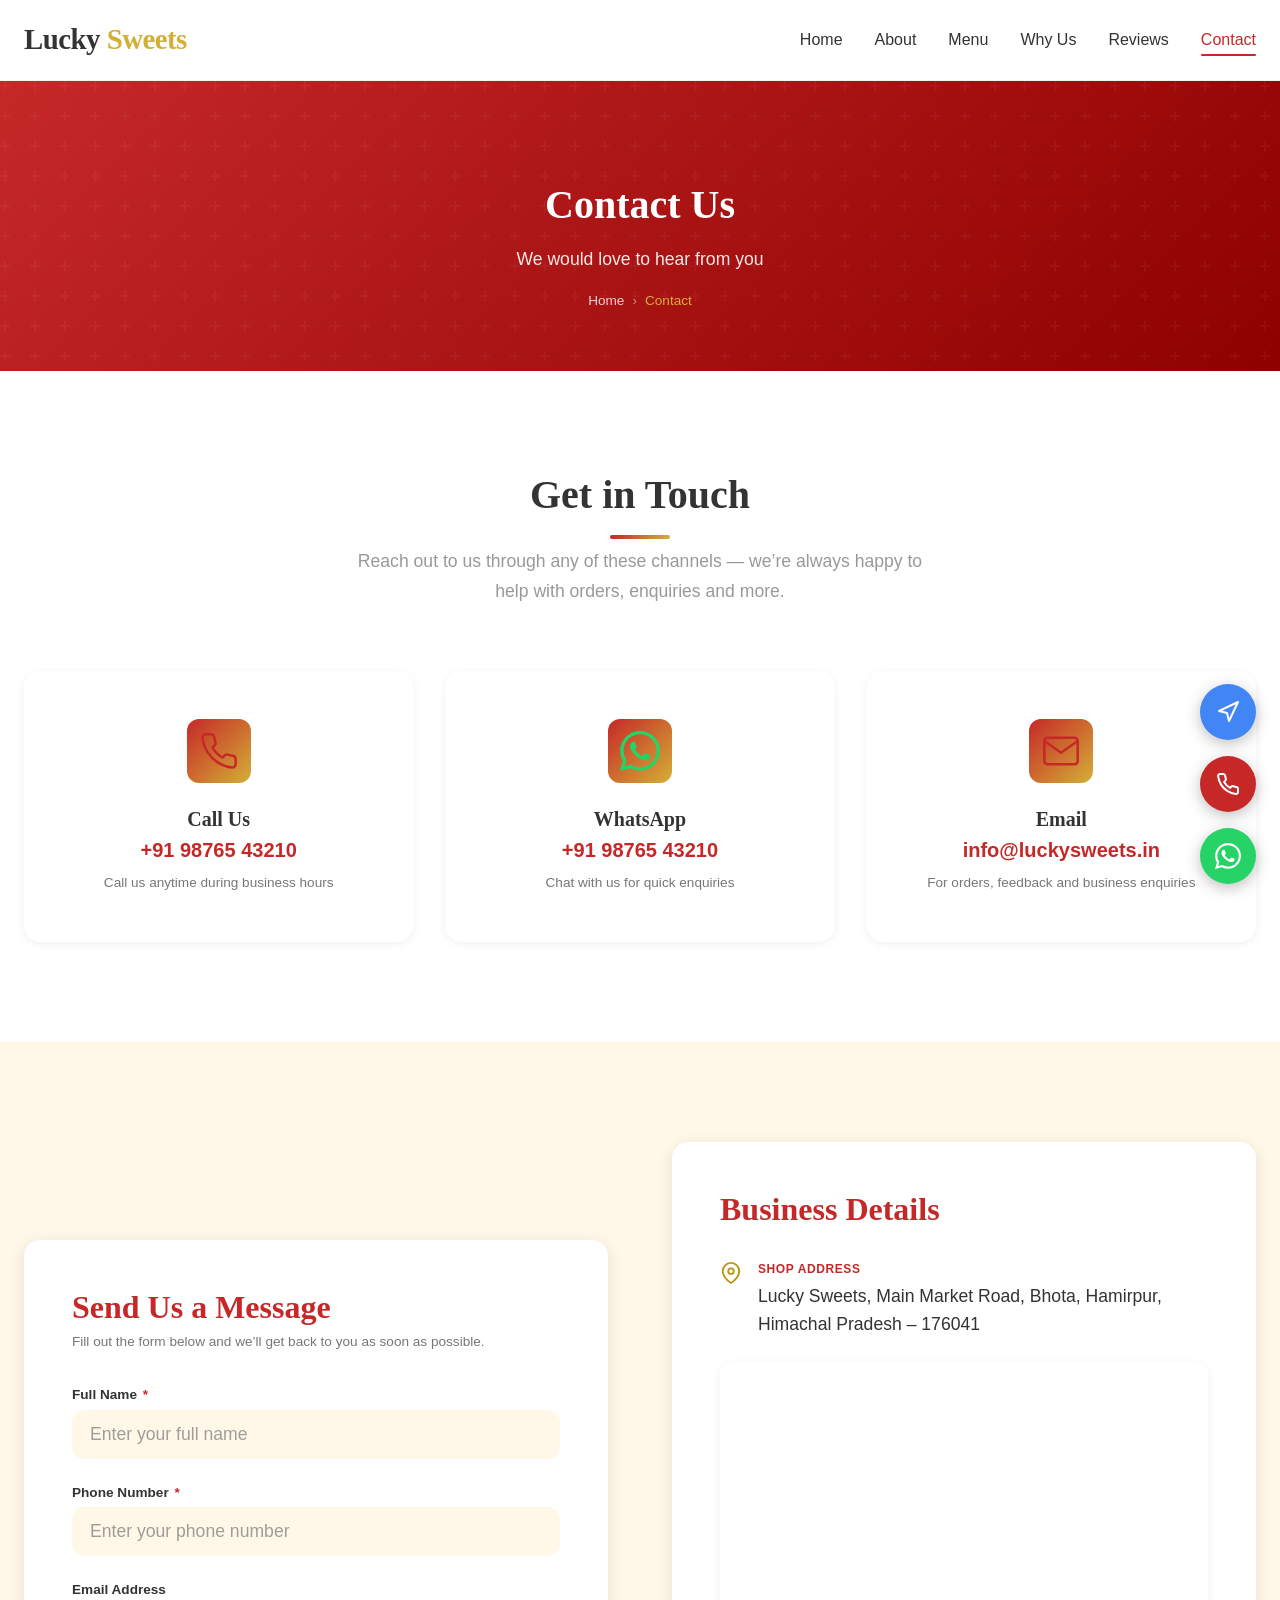
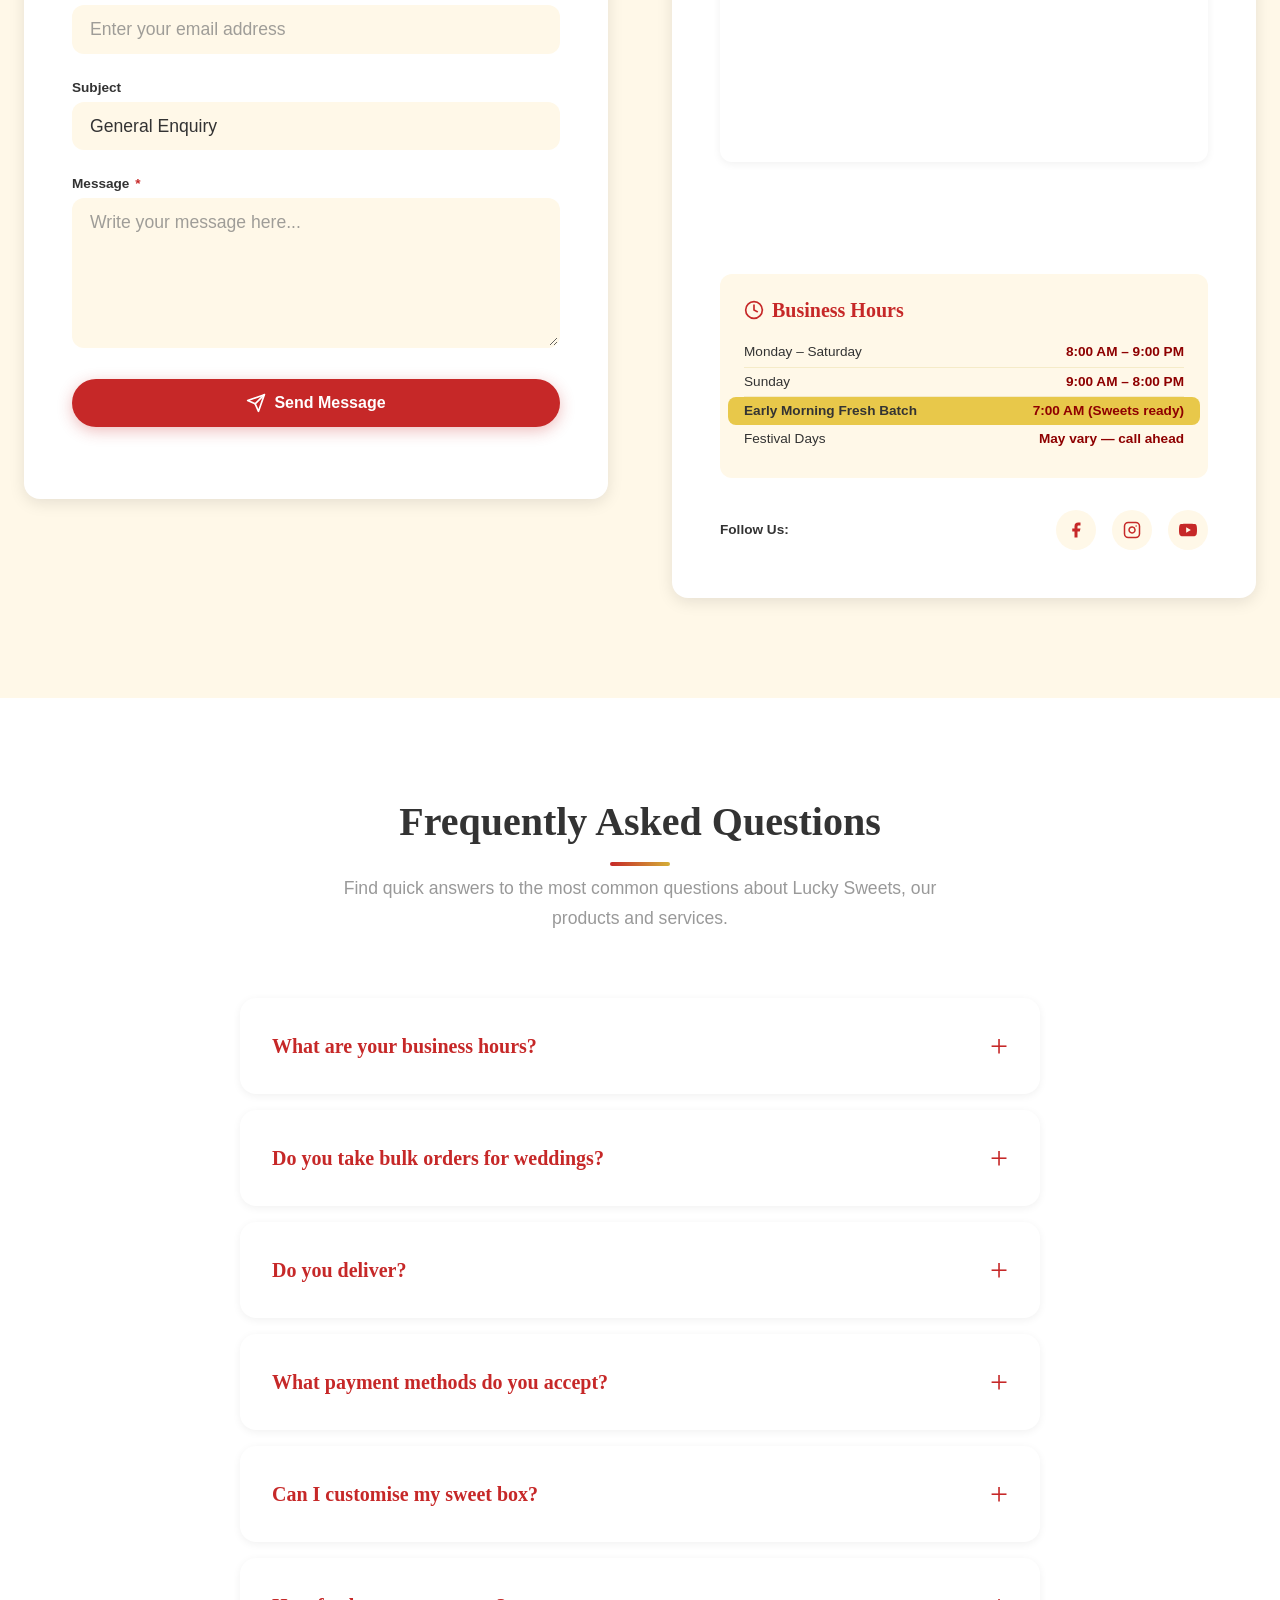
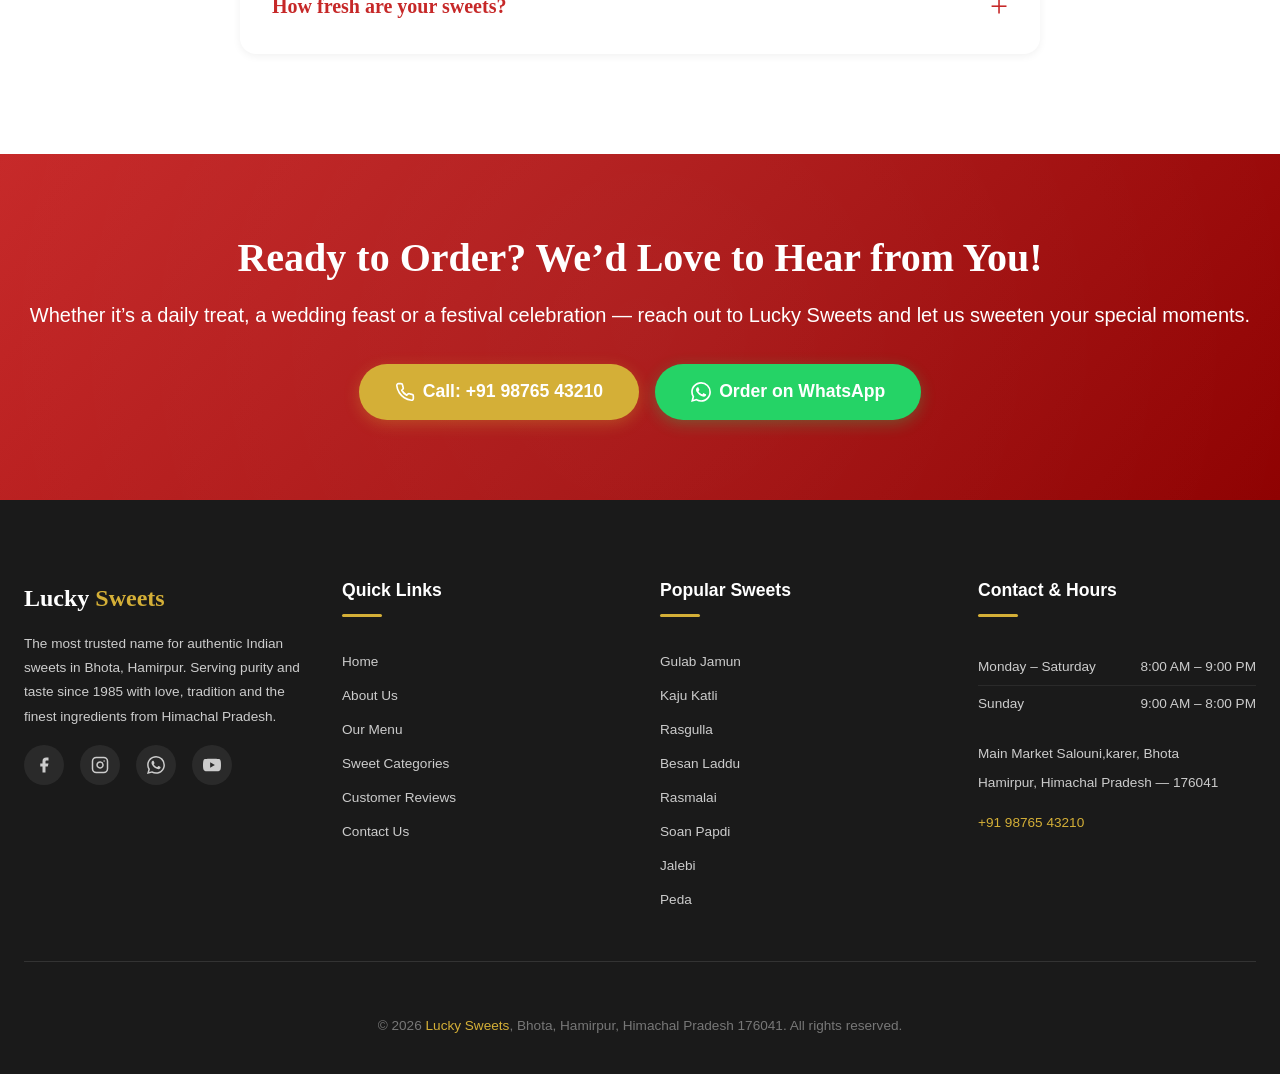
<file: contact.html>
<!DOCTYPE html>
<html lang="en">
<head>
  <meta charset="UTF-8">
  <meta name="viewport" content="width=device-width, initial-scale=1.0">

  <!-- SEO Meta Tags -->
  <meta name="description" content="Contact Lucky Sweets in Bhota, Hamirpur, Himachal Pradesh. Call, WhatsApp or email us for sweet orders, bulk bookings, wedding orders and enquiries. Open Mon-Sat 8AM-9PM.">
  <meta name="keywords" content="contact Lucky Sweets, Lucky Sweets phone number, Lucky Sweets WhatsApp, sweet shop Bhota contact, order sweets Hamirpur, wedding sweets order, bulk sweet order Bhota, Lucky Sweets email">
  <meta name="author" content="Lucky Sweets">
  <meta name="robots" content="index, follow">
  <link rel="canonical" href="https://datyaltech-prog.github.io/luckysweets/contact.html">

  <!-- Open Graph -->
  <meta property="og:title" content="Contact Lucky Sweets — Call, WhatsApp or Visit Us in Bhota, Hamirpur">
  <meta property="og:description" content="Get in touch with Lucky Sweets for sweet orders, bulk bookings and enquiries. Call +91 98765 43210 or WhatsApp us. Visit us at Main Market, Bhota, Hamirpur, HP 176041.">
  <meta property="og:type" content="website">
  <meta property="og:locale" content="en_IN">
  <meta property="og:url" content="https://datyaltech-prog.github.io/luckysweets/contact.html">
  <meta property="og:site_name" content="Lucky Sweets">
  <meta property="og:image" content="https://datyaltech-prog.github.io/luckysweets/images/welcome-sweet-shop.jpg">

  <!-- Twitter Card -->
  <meta name="twitter:card" content="summary_large_image">
  <meta name="twitter:title" content="Contact Lucky Sweets — Bhota, Hamirpur">
  <meta name="twitter:description" content="Call, WhatsApp or visit Lucky Sweets in Bhota, Hamirpur, HP. Fresh sweets, bakery and namkeen daily.">

  <!-- Geo -->
  <meta name="geo.region" content="IN-HP">
  <meta name="geo.placename" content="Bhota, Hamirpur">
  <meta name="geo.position" content="31.68;76.52">
  <meta name="ICBM" content="31.68, 76.52">

  <title>Contact Lucky Sweets — Call, WhatsApp or Visit Us | Bhota, Hamirpur, Himachal Pradesh</title>

  <!-- Preconnect to Google Fonts -->
  <link rel="preconnect" href="https://fonts.googleapis.com">
  <link rel="preconnect" href="https://fonts.gstatic.com" crossorigin>

  <!-- Stylesheets -->
  <link rel="stylesheet" href="css/style.css">
  <link rel="stylesheet" href="css/responsive.css">

  <!-- Favicon -->
  <link rel="icon" type="image/svg+xml" href="images/favicon/favicon.svg">
  <link rel="apple-touch-icon" href="images/favicon/favicon.svg">

  <!-- Page-Specific Styles -->
  <style>
    .contact-info-cards .why-card {
      text-align: center;
      padding: var(--space-2xl) var(--space-lg);
      transition: transform var(--transition-base), box-shadow var(--transition-base);
      cursor: default;
    }
    .contact-info-cards .why-card:hover {
      transform: translateY(-5px);
      box-shadow: 0 12px 32px rgba(0, 0, 0, 0.12);
    }
    .contact-info-cards .why-icon {
      margin: 0 auto var(--space-lg);
    }
    .contact-info-cards .why-card h3 {
      font-size: var(--fs-lg);
      margin-bottom: var(--space-xs);
    }
    .contact-info-cards .contact-link {
      display: inline-block;
      font-size: var(--fs-lg);
      font-weight: 600;
      color: var(--color-primary);
      text-decoration: none;
      transition: color var(--transition-base);
      margin-bottom: var(--space-sm);
    }
    .contact-info-cards .contact-link:hover {
      color: var(--color-primary-dark);
    }
    .contact-info-cards .contact-desc {
      font-size: var(--fs-sm);
      color: var(--color-text-light);
      margin: 0;
      line-height: 1.5;
    }
    .contact-info-cards .whatsapp-icon-color {
      color: #25D366;
    }

    /* Contact Form Styles */
    .contact-form-wrapper {
      background: var(--color-white);
      border-radius: var(--radius-lg);
      box-shadow: var(--shadow-md);
      padding: var(--space-2xl);
    }
    .contact-form-wrapper h2 {
      font-family: 'Playfair Display', serif;
      font-size: var(--fs-2xl);
      color: var(--color-primary);
      margin-bottom: var(--space-xs);
    }
    .contact-form-wrapper > p {
      font-size: var(--fs-sm);
      color: var(--color-text-light);
      margin-bottom: var(--space-xl);
    }
    .form-group {
      margin-bottom: var(--space-lg);
    }
    .form-group label {
      display: block;
      font-size: var(--fs-sm);
      font-weight: 600;
      color: var(--color-text);
      margin-bottom: var(--space-xs);
    }
    .form-group label .required {
      color: var(--color-primary);
      margin-left: 2px;
    }
    .form-group input,
    .form-group select,
    .form-group textarea {
      width: 100%;
      padding: 12px 16px;
      font-size: var(--fs-md);
      font-family: inherit;
      color: var(--color-text);
      background: var(--color-cream);
      border: 2px solid transparent;
      border-radius: var(--radius-md);
      outline: none;
      transition: border-color var(--transition-base), box-shadow var(--transition-base);
      box-sizing: border-box;
    }
    .form-group input:focus,
    .form-group select:focus,
    .form-group textarea:focus {
      border-color: var(--color-primary);
      box-shadow: 0 0 0 3px rgba(198, 40, 40, 0.1);
      background: var(--color-white);
    }
    .form-group input::placeholder,
    .form-group textarea::placeholder {
      color: var(--color-text-light);
      opacity: 0.7;
    }
    .form-group textarea {
      min-height: 150px;
      resize: vertical;
    }
    .form-group .btn {
      width: 100%;
      justify-content: center;
      display: flex;
      align-items: center;
      gap: var(--space-sm);
    }

    /* Business Details Card */
    .business-details-card {
      background: var(--color-white);
      border-radius: var(--radius-lg);
      box-shadow: var(--shadow-md);
      padding: var(--space-2xl);
    }
    .business-details-card h2 {
      font-family: 'Playfair Display', serif;
      font-size: var(--fs-2xl);
      color: var(--color-primary);
      margin-bottom: var(--space-xl);
    }
    .business-detail-item {
      display: flex;
      align-items: flex-start;
      gap: var(--space-md);
      margin-bottom: var(--space-lg);
    }
    .business-detail-item:last-of-type {
      margin-bottom: var(--space-xl);
    }
    .business-detail-item svg {
      flex-shrink: 0;
      margin-top: 2px;
      color: var(--color-gold-dark);
    }
    .business-detail-item-text {
      display: flex;
      flex-direction: column;
      gap: 2px;
    }
    .business-detail-item-label {
      font-size: var(--fs-xs);
      font-weight: 600;
      text-transform: uppercase;
      letter-spacing: 0.05em;
      color: var(--color-primary);
      margin-bottom: 2px;
    }
    .business-detail-item-value {
      font-size: var(--fs-md);
      color: var(--color-text);
      line-height: 1.6;
    }
    .business-detail-item-value a {
      color: var(--color-primary);
      text-decoration: none;
      font-weight: 500;
      transition: color var(--transition-base);
    }
    .business-detail-item-value a:hover {
      color: var(--color-primary-dark);
    }
    .map-container {
      border-radius: var(--radius-md);
      overflow: hidden;
      box-shadow: var(--shadow-sm);
      margin-bottom: var(--space-xl);
    }
    .map-container iframe {
      display: block;
      width: 100%;
      height: 300px;
      border: 0;
    }

    /* Business Hours Mini */
    .hours-mini {
      background: var(--color-cream);
      border-radius: var(--radius-md);
      padding: var(--space-lg);
      margin-bottom: var(--space-xl);
    }
    .hours-mini h4 {
      font-family: 'Playfair Display', serif;
      font-size: var(--fs-lg);
      color: var(--color-primary);
      margin-bottom: var(--space-md);
      display: flex;
      align-items: center;
      gap: var(--space-sm);
    }
    .hours-mini-list {
      list-style: none;
      padding: 0;
      margin: 0;
    }
    .hours-mini-list li {
      display: flex;
      justify-content: space-between;
      padding: var(--space-xs) 0;
      font-size: var(--fs-sm);
      color: var(--color-text);
      border-bottom: 1px solid var(--color-cream-dark);
    }
    .hours-mini-list li:last-child {
      border-bottom: none;
    }
    .hours-mini-list li span:last-child {
      font-weight: 600;
      color: var(--color-primary-dark);
    }
    .hours-mini-list li.highlight {
      background: var(--color-gold-light);
      margin: 0 calc(-1 * var(--space-md));
      padding: var(--space-xs) var(--space-md);
      border-radius: var(--radius-sm);
      border-bottom: none;
      font-weight: 600;
    }

    /* Social Media Row */
    .social-media-row {
      display: flex;
      align-items: center;
      gap: var(--space-md);
    }
    .social-media-row span {
      font-size: var(--fs-sm);
      font-weight: 600;
      color: var(--color-text);
      margin-right: auto;
    }
    .social-media-row a {
      display: flex;
      align-items: center;
      justify-content: center;
      width: 40px;
      height: 40px;
      border-radius: 50%;
      background: var(--color-cream);
      color: var(--color-primary);
      text-decoration: none;
      transition: background var(--transition-base), color var(--transition-base), transform var(--transition-base);
    }
    .social-media-row a:hover {
      background: var(--color-primary);
      color: var(--color-white);
      transform: translateY(-2px);
    }
    .social-media-row a svg {
      width: 18px;
      height: 18px;
    }

    /* FAQ Section */
    .faq-list {
      max-width: 800px;
      margin: 0 auto;
      display: flex;
      flex-direction: column;
      gap: var(--space-md);
    }
    .faq-item {
      background: var(--color-white);
      border-radius: var(--radius-lg);
      box-shadow: var(--shadow-sm);
      overflow: hidden;
      transition: box-shadow var(--transition-base);
    }
    .faq-item:hover {
      box-shadow: var(--shadow-md);
    }
    .faq-item details {
      border: none;
    }
    .faq-item details summary {
      padding: var(--space-lg) var(--space-xl);
      font-family: 'Playfair Display', serif;
      font-size: var(--fs-lg);
      font-weight: 600;
      color: var(--color-primary);
      cursor: pointer;
      list-style: none;
      display: flex;
      align-items: center;
      justify-content: space-between;
      gap: var(--space-md);
      user-select: none;
      transition: background var(--transition-base);
    }
    .faq-item details summary::-webkit-details-marker {
      display: none;
    }
    .faq-item details summary::after {
      content: '+';
      font-size: var(--fs-2xl);
      font-weight: 300;
      color: var(--color-primary);
      flex-shrink: 0;
      transition: transform var(--transition-base);
    }
    .faq-item details[open] summary::after {
      content: '\2212';
    }
    .faq-item details summary:hover {
      background: var(--color-cream);
    }
    .faq-item details .faq-answer {
      padding: 0 var(--space-xl) var(--space-lg);
      font-size: var(--fs-md);
      color: var(--color-text);
      line-height: 1.7;
    }

    @media (max-width: 768px) {
      .contact-form-wrapper {
        padding: var(--space-lg);
      }
      .business-details-card {
        padding: var(--space-lg);
      }
      .faq-item details summary {
        padding: var(--space-md) var(--space-lg);
        font-size: var(--fs-md);
      }
      .faq-item details .faq-answer {
        padding: 0 var(--space-lg) var(--space-md);
        font-size: var(--fs-sm);
      }
    }
  </style>

  <!-- Schema.org BreadcrumbList -->
  <script type="application/ld+json">
  {
    "@context": "https://schema.org",
    "@type": "BreadcrumbList",
    "itemListElement": [
      {
        "@type": "ListItem",
        "position": 1,
        "name": "Home",
        "item": "https://datyaltech-prog.github.io/luckysweets/index.html"
      },
      {
        "@type": "ListItem",
        "position": 2,
        "name": "Contact",
        "item": "https://datyaltech-prog.github.io/luckysweets/contact.html"
      }
    ]
  }
  </script>

  <!-- Structured Data for Local Business -->
  <script type="application/ld+json">
  {
    "@context": "https://schema.org",
    "@type": "LocalBusiness",
    "name": "Lucky Sweets",
    "description": "Premium Indian sweet shop in Bhota, Hamirpur, Himachal Pradesh. Fresh Sweets, Bakery and Namkeen since 1985.",
    "image": "https://datyaltech-prog.github.io/luckysweets/images/welcome-sweet-shop.jpg",
    "telephone": "+91-98765-43210",
    "email": "info@luckysweets.in",
    "url": "https://datyaltech-prog.github.io/luckysweets/contact.html",
    "address": {
      "@type": "PostalAddress",
      "streetAddress": "Main Market Road, Bhota",
      "addressLocality": "Bhota",
      "addressRegion": "Himachal Pradesh",
      "postalCode": "176041",
      "addressCountry": "IN"
    },
    "geo": {
      "@type": "GeoCoordinates",
      "latitude": 31.68,
      "longitude": 76.52
    },
    "openingHoursSpecification": [
      { "@type": "OpeningHoursSpecification", "dayOfWeek": ["Monday","Tuesday","Wednesday","Thursday","Friday","Saturday"], "opens": "08:00", "closes": "21:00" },
      { "@type": "OpeningHoursSpecification", "dayOfWeek": "Sunday", "opens": "09:00", "closes": "20:00" }
    ],
    "priceRange": "$$",
    "servesCuisine": "Indian Sweets, Bakery, Namkeen",
    "hasMap": "https://www.google.com/maps/dir//Bhota,+Hamirpur,+Himachal+Pradesh+176041"
  }
  </script>
  <!-- Web App Manifest -->
  <link rel="manifest" href="manifest.json">
  <meta name="theme-color" content="#C62828">
</head>
<body>

  <!-- ================================================================
       HEADER / NAVIGATION
       ================================================================ -->
  <header class="header" role="banner">
    <div class="header-inner">

      <!-- Logo -->
      <a href="index.html" class="logo" aria-label="Lucky Sweets — Home">
        Lucky <span>Sweets</span>
      </a>

      <!-- Desktop Navigation -->
      <nav aria-label="Main navigation">
        <ul class="nav-list">
          <li><a href="index.html" class="nav-link">Home</a></li>
          <li><a href="about.html" class="nav-link">About</a></li>
          <li><a href="index.html#menu" class="nav-link">Menu</a></li>
          <li><a href="index.html#why-us" class="nav-link">Why Us</a></li>
          <li><a href="index.html#reviews" class="nav-link">Reviews</a></li>
          <li><a href="contact.html" class="nav-link active">Contact</a></li>
        </ul>
      </nav>

      <!-- Hamburger Menu (Mobile) -->
      <button class="hamburger" aria-label="Open menu" aria-expanded="false">
        <span></span>
        <span></span>
        <span></span>
      </button>

    </div>
  </header>

  <!-- Mobile Navigation Overlay -->
  <div class="mobile-nav" aria-hidden="true"></div>
  <div class="mobile-nav-panel" aria-label="Mobile navigation">
    <button class="mobile-nav-close" aria-label="Close menu">✕</button>
    <ul class="nav-list">
      <li><a href="index.html" class="nav-link mobile-nav-link">Home</a></li>
      <li><a href="about.html" class="nav-link mobile-nav-link">About</a></li>
      <li><a href="index.html#menu" class="nav-link mobile-nav-link">Menu</a></li>
      <li><a href="index.html#why-us" class="nav-link mobile-nav-link">Why Us</a></li>
      <li><a href="index.html#reviews" class="nav-link mobile-nav-link">Reviews</a></li>
      <li><a href="contact.html" class="nav-link mobile-nav-link active">Contact</a></li>
    </ul>
  </div>

  <!-- ================================================================
       PAGE HEADER WITH BREADCRUMB
       ================================================================ -->
  <section class="page-header">
    <div class="container">
      <h1>Contact Us</h1>
      <p>We would love to hear from you</p>
      <nav class="breadcrumb" aria-label="Breadcrumb">
        <a href="index.html">Home</a>
        <span class="separator">›</span>
        <span>Contact</span>
      </nav>
    </div>
  </section>

  <!-- ================================================================
       CONTACT INFO CARDS ROW
       ================================================================ -->
  <section class="section contact-info-cards" id="info-cards">
    <div class="container">
      <h2 class="section-title fade-in">Get in Touch</h2>
      <p class="section-subtitle fade-in">Reach out to us through any of these channels — we’re always happy to help with orders, enquiries and more.</p>

      <div class="grid-3">

        <!-- Phone Card -->
        <div class="why-card fade-in delay-1">
          <div class="why-icon">
            <svg xmlns="http://www.w3.org/2000/svg" width="40" height="40" viewBox="0 0 24 24" fill="none" stroke="#C62828" stroke-width="1.5" stroke-linecap="round" stroke-linejoin="round"><path d="M22 16.92v3a2 2 0 01-2.18 2 19.79 19.79 0 01-8.63-3.07 19.5 19.5 0 01-6-6 19.79 19.79 0 01-3.07-8.67A2 2 0 014.11 2h3a2 2 0 012 1.72c.127.96.361 1.903.7 2.81a2 2 0 01-.45 2.11L8.09 9.91a16 16 0 006 6l1.27-1.27a2 2 0 012.11-.45c.907.339 1.85.573 2.81.7A2 2 0 0122 16.92z"></path></svg>
          </div>
          <h3>Call Us</h3>
          <a href="tel:+919876543210" class="contact-link">+91 98765 43210</a>
          <p class="contact-desc">Call us anytime during business hours</p>
        </div>

        <!-- WhatsApp Card -->
        <div class="why-card fade-in delay-2">
          <div class="why-icon">
            <svg class="whatsapp-icon-color" xmlns="http://www.w3.org/2000/svg" width="40" height="40" viewBox="0 0 24 24" fill="currentColor"><path d="M17.472 14.382c-.297-.149-1.758-.867-2.03-.967-.273-.099-.471-.148-.67.15-.197.297-.767.966-.94 1.164-.173.199-.347.223-.644.075-.297-.15-1.255-.463-2.39-1.475-.883-.788-1.48-1.761-1.653-2.059-.173-.297-.018-.458.13-.606.134-.133.298-.347.446-.52.149-.174.198-.298.298-.497.099-.198.05-.371-.025-.52-.075-.149-.669-1.612-.916-2.207-.242-.579-.487-.5-.669-.51-.173-.008-.371-.01-.57-.01-.198 0-.52.074-.792.372-.272.297-1.04 1.016-1.04 2.479 0 1.462 1.065 2.875 1.213 3.074.149.198 2.096 3.2 5.077 4.487.709.306 1.262.489 1.694.625.712.227 1.36.195 1.871.118.571-.085 1.758-.719 2.006-1.413.248-.694.248-1.289.173-1.413-.074-.124-.272-.198-.57-.347m-5.421 7.403h-.004a9.87 9.87 0 01-5.031-1.378l-.361-.214-3.741.982.998-3.648-.235-.374a9.86 9.86 0 01-1.51-5.26c.001-5.45 4.436-9.884 9.888-9.884 2.64 0 5.122 1.03 6.988 2.898a9.825 9.825 0 012.893 6.994c-.003 5.45-4.437 9.884-9.885 9.884m8.413-18.297A11.815 11.815 0 0012.05 0C5.495 0 .16 5.335.157 11.892c0 2.096.547 4.142 1.588 5.945L.057 24l6.305-1.654a11.882 11.882 0 005.683 1.448h.005c6.554 0 11.89-5.335 11.893-11.893a11.821 11.821 0 00-3.48-8.413z"></path></svg>
          </div>
          <h3>WhatsApp</h3>
          <a href="https://wa.me/919876543210" target="_blank" rel="noopener noreferrer" class="contact-link">+91 98765 43210</a>
          <p class="contact-desc">Chat with us for quick enquiries</p>
        </div>

        <!-- Email Card -->
        <div class="why-card fade-in delay-3">
          <div class="why-icon">
            <svg xmlns="http://www.w3.org/2000/svg" width="40" height="40" viewBox="0 0 24 24" fill="none" stroke="#C62828" stroke-width="1.5" stroke-linecap="round" stroke-linejoin="round"><path d="M4 4h16c1.1 0 2 .9 2 2v12c0 1.1-.9 2-2 2H4c-1.1 0-2-.9-2-2V6c0-1.1.9-2 2-2z"></path><polyline points="22,6 12,13 2,6"></polyline></svg>
          </div>
          <h3>Email</h3>
          <a href="mailto:info@luckysweets.in" class="contact-link">info@luckysweets.in</a>
          <p class="contact-desc">For orders, feedback and business enquiries</p>
        </div>

      </div>
    </div>
  </section>

  <!-- ================================================================
       CONTACT FORM + BUSINESS DETAILS
       ================================================================ -->
  <section class="section" style="background: var(--color-cream);" id="contact-form-section">
    <div class="container">
      <div class="welcome-grid">

        <!-- Left Column: Contact Form -->
        <div class="slide-left">
          <div class="contact-form-wrapper">
            <h2>Send Us a Message</h2>
            <p>Fill out the form below and we’ll get back to you as soon as possible.</p>

            <form id="contact-form" action="#" method="POST">

              <div class="form-group">
                <label for="full-name">Full Name <span class="required">*</span></label>
                <input type="text" id="full-name" name="full-name" placeholder="Enter your full name" required>
              </div>

              <div class="form-group">
                <label for="phone-number">Phone Number <span class="required">*</span></label>
                <input type="tel" id="phone-number" name="phone-number" placeholder="Enter your phone number" required>
              </div>

              <div class="form-group">
                <label for="email-address">Email Address</label>
                <input type="email" id="email-address" name="email-address" placeholder="Enter your email address">
              </div>

              <div class="form-group">
                <label for="subject">Subject</label>
                <select id="subject" name="subject">
                  <option value="General Enquiry">General Enquiry</option>
                  <option value="Bulk Order">Bulk Order</option>
                  <option value="Wedding Order">Wedding Order</option>
                  <option value="Festival Order">Festival Order</option>
                  <option value="Feedback">Feedback</option>
                  <option value="Complaint">Complaint</option>
                  <option value="Other">Other</option>
                </select>
              </div>

              <div class="form-group">
                <label for="message">Message <span class="required">*</span></label>
                <textarea id="message" name="message" placeholder="Write your message here..." required></textarea>
              </div>

              <div class="form-group">
                <button type="submit" class="btn btn-primary">
                  <svg xmlns="http://www.w3.org/2000/svg" width="20" height="20" viewBox="0 0 24 24" fill="none" stroke="currentColor" stroke-width="2" stroke-linecap="round" stroke-linejoin="round"><line x1="22" y1="2" x2="11" y2="13"></line><polygon points="22 2 15 22 11 13 2 9 22 2"></polygon></svg>
                  Send Message
                </button>
              </div>

            </form>
          </div>
        </div>

        <!-- Right Column: Business Details -->
        <div class="slide-right">
          <div class="business-details-card">
            <h2>Business Details</h2>

            <!-- Shop Address -->
            <div class="business-detail-item">
              <svg xmlns="http://www.w3.org/2000/svg" width="22" height="22" viewBox="0 0 24 24" fill="none" stroke="currentColor" stroke-width="2" stroke-linecap="round" stroke-linejoin="round"><path d="M21 10c0 7-9 13-9 13s-9-6-9-13a9 9 0 0118 0z"></path><circle cx="12" cy="10" r="3"></circle></svg>
              <div class="business-detail-item-text">
                <span class="business-detail-item-label">Shop Address</span>
                <span class="business-detail-item-value">Lucky Sweets, Main Market Road, Bhota, Hamirpur, Himachal Pradesh &ndash; 176041</span>
              </div>
            </div>

            <!-- Google Maps Embed -->
            <div class="map-container">
              <iframe
                src="https://www.google.com/maps/embed?pb=!1m18!1m12!1m3!1d3382.5!2d76.52!3d31.68!2m3!1f0!2f0!3f0!3m2!1i1024!2i768!4f13.1!3m3!1m2!1s0x0%3A0x0!2sBhota%2C+Hamirpur%2C+Himachal+Pradesh+176041!5e0!3m2!1sen!2sin!4v1700000000000!5m2!1sen!2sin"
                width="100%"
                height="300"
                style="border:0;"
                allowfullscreen=""
                loading="lazy"
                referrerpolicy="no-referrer-when-downgrade"
                title="Lucky Sweets location on Google Maps — Bhota, Hamirpur, Himachal Pradesh"
              ></iframe>
            </div>
            <div style="text-align: center; margin-bottom: var(--space-xl);">
              <a href="https://www.google.com/maps/dir//Bhota,+Hamirpur,+Himachal+Pradesh+176041" target="_blank" rel="noopener noreferrer" class="btn btn-outline" style="font-size: var(--fs-sm);">
                <svg xmlns="http://www.w3.org/2000/svg" width="16" height="16" viewBox="0 0 24 24" fill="none" stroke="currentColor" stroke-width="2" stroke-linecap="round" stroke-linejoin="round"><polygon points="3 11 22 2 13 21 11 13 3 11"></polygon></svg>
                Get Directions
              </a>
            </div>

            <!-- Business Hours -->
            <div class="hours-mini">
              <h4>
                <svg xmlns="http://www.w3.org/2000/svg" width="20" height="20" viewBox="0 0 24 24" fill="none" stroke="currentColor" stroke-width="2" stroke-linecap="round" stroke-linejoin="round"><circle cx="12" cy="12" r="10"></circle><polyline points="12 6 12 12 16 14"></polyline></svg>
                Business Hours
              </h4>
              <ul class="hours-mini-list">
                <li>
                  <span>Monday – Saturday</span>
                  <span>8:00 AM – 9:00 PM</span>
                </li>
                <li>
                  <span>Sunday</span>
                  <span>9:00 AM – 8:00 PM</span>
                </li>
                <li class="highlight">
                  <span>Early Morning Fresh Batch</span>
                  <span>7:00 AM (Sweets ready)</span>
                </li>
                <li>
                  <span>Festival Days</span>
                  <span>May vary — call ahead</span>
                </li>
              </ul>
            </div>

            <!-- Social Media Icons Row -->
            <div class="social-media-row">
              <span>Follow Us:</span>
              <a href="https://www.facebook.com/luckysweetsbhota" target="_blank" rel="noopener noreferrer" aria-label="Like us on Facebook">
                <svg xmlns="http://www.w3.org/2000/svg" width="18" height="18" viewBox="0 0 24 24" fill="currentColor"><path d="M18 2h-3a5 5 0 00-5 5v3H7v4h3v8h4v-8h3l1-4h-4V7a1 1 0 011-1h3z"></path></svg>
              </a>
              <a href="https://www.instagram.com/luckysweetsbhota" target="_blank" rel="noopener noreferrer" aria-label="Follow us on Instagram">
                <svg xmlns="http://www.w3.org/2000/svg" width="18" height="18" viewBox="0 0 24 24" fill="none" stroke="currentColor" stroke-width="2" stroke-linecap="round" stroke-linejoin="round"><rect x="2" y="2" width="20" height="20" rx="5" ry="5"></rect><path d="M16 11.37A4 4 0 1112.63 8 4 4 0 0116 11.37z"></path><line x1="17.5" y1="6.5" x2="17.51" y2="6.5"></line></svg>
              </a>
              <a href="https://www.youtube.com/@luckysweetsbhota" target="_blank" rel="noopener noreferrer" aria-label="Subscribe to our YouTube channel">
                <svg xmlns="http://www.w3.org/2000/svg" width="18" height="18" viewBox="0 0 24 24" fill="currentColor"><path d="M23.498 6.186a3.016 3.016 0 00-2.122-2.136C19.505 3.545 12 3.545 12 3.545s-7.505 0-9.377.505A3.017 3.017 0 00.502 6.186C0 8.07 0 12 0 12s0 3.93.502 5.814a3.016 3.016 0 002.122 2.136c1.871.505 9.376.505 9.376.505s7.505 0 9.377-.505a3.015 3.015 0 002.122-2.136C24 15.93 24 12 24 12s0-3.93-.502-5.814zM9.545 15.568V8.432L15.818 12l-6.273 3.568z"></path></svg>
              </a>
            </div>

          </div>
        </div>

      </div>
    </div>
  </section>

  <!-- ================================================================
       FREQUENTLY ASKED QUESTIONS
       ================================================================ -->
  <section class="section" id="faq">
    <div class="container">
      <h2 class="section-title fade-in">Frequently Asked Questions</h2>
      <p class="section-subtitle fade-in">Find quick answers to the most common questions about Lucky Sweets, our products and services.</p>

      <div class="faq-list fade-in">

        <!-- FAQ 1 -->
        <div class="faq-item">
          <details>
            <summary>What are your business hours?</summary>
            <div class="faq-answer">
              <p>We are open <strong>Monday to Saturday from 8:00 AM to 9:00 PM</strong> and <strong>Sunday from 9:00 AM to 8:00 PM</strong>. Our early morning fresh batch of sweets is ready by 7:00 AM every day. On festival days, hours may vary — we recommend calling us at <a href="tel:+919876543210">+91 98765 43210</a> to confirm.</p>
            </div>
          </details>
        </div>

        <!-- FAQ 2 -->
        <div class="faq-item">
          <details>
            <summary>Do you take bulk orders for weddings?</summary>
            <div class="faq-answer">
              <p>Absolutely! We specialise in bulk orders for weddings, engagements, ring ceremonies and other celebrations. We offer customised sweet boxes, themed packaging and a wide variety of sweets to choose from. We recommend placing your order at least <strong>3–5 days in advance</strong> for standard bulk orders and <strong>7–10 days in advance</strong> for large wedding orders. Call us at <a href="tel:+919876543210">+91 98765 43210</a> or message us on <a href="https://wa.me/919876543210" target="_blank" rel="noopener noreferrer">WhatsApp</a> to discuss your requirements.</p>
            </div>
          </details>
        </div>

        <!-- FAQ 3 -->
        <div class="faq-item">
          <details>
            <summary>Do you deliver?</summary>
            <div class="faq-answer">
              <p>Currently, we offer <strong>local delivery within Bhota and nearby areas</strong> in Hamirpur district. For larger orders such as wedding or festival bulk orders, we can arrange delivery to Hamirpur town, Nadaun and surrounding areas. Delivery charges may apply depending on the distance and order size. For the freshest experience, we always recommend picking up your order directly from our shop. Please <a href="tel:+919876543210">call us</a> or <a href="https://wa.me/919876543210" target="_blank" rel="noopener noreferrer">WhatsApp us</a> to enquire about delivery options for your specific location.</p>
            </div>
          </details>
        </div>

        <!-- FAQ 4 -->
        <div class="faq-item">
          <details>
            <summary>What payment methods do you accept?</summary>
            <div class="faq-answer">
              <p>We accept multiple payment methods for your convenience: <strong>Cash</strong>, <strong>UPI (Google Pay, PhonePe, Paytm, BHIM)</strong>, <strong>bank transfer/NEFT</strong> and <strong>credit/debit cards</strong>. For bulk and wedding orders, we also accept advance payments via bank transfer. Please speak to our staff at the counter for more details on payment options.</p>
            </div>
          </details>
        </div>

        <!-- FAQ 5 -->
        <div class="faq-item">
          <details>
            <summary>Can I customise my sweet box?</summary>
            <div class="faq-answer">
              <p>Yes! We offer fully <strong>customisable sweet boxes</strong> for all occasions. You can choose the sweets, quantities, packaging style and even add a personalised message or branding. Whether it’s a wedding favour box, a Diwali gift hamper, a corporate gift set or a birthday sweet box — we’ll create something special for you. Contact us via <a href="tel:+919876543210">phone</a> or <a href="https://wa.me/919876543210" target="_blank" rel="noopener noreferrer">WhatsApp</a> to discuss your customisation needs and get a quote.</p>
            </div>
          </details>
        </div>

        <!-- FAQ 6 -->
        <div class="faq-item">
          <details>
            <summary>How fresh are your sweets?</summary>
            <div class="faq-answer">
              <p>Freshness is our top priority. We prepare sweets in <strong>small batches throughout the day</strong> to ensure every piece you buy is as fresh as possible. Our first batch is ready by <strong>7:00 AM every morning</strong>. Milk-based sweets like Gulab Jamun, Rasgulla and Rasmalai are made fresh daily and are best consumed within 24–48 hours. Dry fruit sweets like Kaju Katli and Pista Roll have a longer shelf life of 5–7 days when stored properly. We never sell stale or day-old sweets — that’s the Lucky Sweets promise.</p>
            </div>
          </details>
        </div>

      </div>
    </div>
  </section>

  <!-- ================================================================
       FINAL CTA SECTION
       ================================================================ -->
  <section class="final-cta">
    <div class="container">
      <h2 class="fade-in">Ready to Order? We’d Love to Hear from You!</h2>
      <p class="fade-in">Whether it’s a daily treat, a wedding feast or a festival celebration — reach out to Lucky Sweets and let us sweeten your special moments.</p>
      <div class="cta-buttons fade-in">
        <a href="tel:+919876543210" class="btn btn-gold btn-lg">
          <svg xmlns="http://www.w3.org/2000/svg" width="20" height="20" viewBox="0 0 24 24" fill="none" stroke="currentColor" stroke-width="2" stroke-linecap="round" stroke-linejoin="round"><path d="M22 16.92v3a2 2 0 01-2.18 2 19.79 19.79 0 01-8.63-3.07 19.5 19.5 0 01-6-6 19.79 19.79 0 01-3.07-8.67A2 2 0 014.11 2h3a2 2 0 012 1.72c.127.96.361 1.903.7 2.81a2 2 0 01-.45 2.11L8.09 9.91a16 16 0 006 6l1.27-1.27a2 2 0 012.11-.45c.907.339 1.85.573 2.81.7A2 2 0 0122 16.92z"></path></svg>
          Call: +91 98765 43210
        </a>
        <a href="https://wa.me/919876543210?text=Hello!%20I%20would%20like%20to%20place%20an%20order%20for%20sweets." class="btn btn-whatsapp btn-lg" target="_blank" rel="noopener noreferrer">
          <svg xmlns="http://www.w3.org/2000/svg" width="20" height="20" viewBox="0 0 24 24" fill="currentColor"><path d="M17.472 14.382c-.297-.149-1.758-.867-2.03-.967-.273-.099-.471-.148-.67.15-.197.297-.767.966-.94 1.164-.173.199-.347.223-.644.075-.297-.15-1.255-.463-2.39-1.475-.883-.788-1.48-1.761-1.653-2.059-.173-.297-.018-.458.13-.606.134-.133.298-.347.446-.52.149-.174.198-.298.298-.497.099-.198.05-.371-.025-.52-.075-.149-.669-1.612-.916-2.207-.242-.579-.487-.5-.669-.51-.173-.008-.371-.01-.57-.01-.198 0-.52.074-.792.372-.272.297-1.04 1.016-1.04 2.479 0 1.462 1.065 2.875 1.213 3.074.149.198 2.096 3.2 5.077 4.487.709.306 1.262.489 1.694.625.712.227 1.36.195 1.871.118.571-.085 1.758-.719 2.006-1.413.248-.694.248-1.289.173-1.413-.074-.124-.272-.198-.57-.347m-5.421 7.403h-.004a9.87 9.87 0 01-5.031-1.378l-.361-.214-3.741.982.998-3.648-.235-.374a9.86 9.86 0 01-1.51-5.26c.001-5.45 4.436-9.884 9.888-9.884 2.64 0 5.122 1.03 6.988 2.898a9.825 9.825 0 012.893 6.994c-.003 5.45-4.437 9.884-9.885 9.884m8.413-18.297A11.815 11.815 0 0012.05 0C5.495 0 .16 5.335.157 11.892c0 2.096.547 4.142 1.588 5.945L.057 24l6.305-1.654a11.882 11.882 0 005.683 1.448h.005c6.554 0 11.89-5.335 11.893-11.893a11.821 11.821 0 00-3.48-8.413z"></path></svg>
          Order on WhatsApp
        </a>
      </div>
    </div>
  </section>

  <!-- ================================================================
       FOOTER
       ================================================================ -->
  <footer class="footer" role="contentinfo">
    <div class="container">
      <div class="footer-grid">

        <!-- Column 1: About -->
        <div>
          <div class="footer-logo">Lucky <span>Sweets</span></div>
          <p>The most trusted name for authentic Indian sweets in Bhota, Hamirpur. Serving purity and taste since 1985 with love, tradition and the finest ingredients from Himachal Pradesh.</p>
          <div class="footer-social">
            <a href="https://www.facebook.com/luckysweetsbhota" target="_blank" rel="noopener noreferrer" aria-label="Like us on Facebook">
              <svg xmlns="http://www.w3.org/2000/svg" width="18" height="18" viewBox="0 0 24 24" fill="currentColor"><path d="M18 2h-3a5 5 0 00-5 5v3H7v4h3v8h4v-8h3l1-4h-4V7a1 1 0 011-1h3z"></path></svg>
            </a>
            <a href="https://www.instagram.com/luckysweetsbhota" target="_blank" rel="noopener noreferrer" aria-label="Follow us on Instagram">
              <svg xmlns="http://www.w3.org/2000/svg" width="18" height="18" viewBox="0 0 24 24" fill="none" stroke="currentColor" stroke-width="2" stroke-linecap="round" stroke-linejoin="round"><rect x="2" y="2" width="20" height="20" rx="5" ry="5"></rect><path d="M16 11.37A4 4 0 1112.63 8 4 4 0 0116 11.37z"></path><line x1="17.5" y1="6.5" x2="17.51" y2="6.5"></line></svg>
            </a>
            <a href="https://wa.me/919876543210" target="_blank" rel="noopener noreferrer" aria-label="Chat with us on WhatsApp">
              <svg xmlns="http://www.w3.org/2000/svg" width="18" height="18" viewBox="0 0 24 24" fill="currentColor"><path d="M17.472 14.382c-.297-.149-1.758-.867-2.03-.967-.273-.099-.471-.148-.67.15-.197.297-.767.966-.94 1.164-.173.199-.347.223-.644.075-.297-.15-1.255-.463-2.39-1.475-.883-.788-1.48-1.761-1.653-2.059-.173-.297-.018-.458.13-.606.134-.133.298-.347.446-.52.149-.174.198-.298.298-.497.099-.198.05-.371-.025-.52-.075-.149-.669-1.612-.916-2.207-.242-.579-.487-.5-.669-.51-.173-.008-.371-.01-.57-.01-.198 0-.52.074-.792.372-.272.297-1.04 1.016-1.04 2.479 0 1.462 1.065 2.875 1.213 3.074.149.198 2.096 3.2 5.077 4.487.709.306 1.262.489 1.694.625.712.227 1.36.195 1.871.118.571-.085 1.758-.719 2.006-1.413.248-.694.248-1.289.173-1.413-.074-.124-.272-.198-.57-.347m-5.421 7.403h-.004a9.87 9.87 0 01-5.031-1.378l-.361-.214-3.741.982.998-3.648-.235-.374a9.86 9.86 0 01-1.51-5.26c.001-5.45 4.436-9.884 9.888-9.884 2.64 0 5.122 1.03 6.988 2.898a9.825 9.825 0 012.893 6.994c-.003 5.45-4.437 9.884-9.885 9.884m8.413-18.297A11.815 11.815 0 0012.05 0C5.495 0 .16 5.335.157 11.892c0 2.096.547 4.142 1.588 5.945L.057 24l6.305-1.654a11.882 11.882 0 005.683 1.448h.005c6.554 0 11.89-5.335 11.893-11.893a11.821 11.821 0 00-3.48-8.413z"></path></svg>
            </a>
            <a href="https://www.youtube.com/@luckysweetsbhota" target="_blank" rel="noopener noreferrer" aria-label="Subscribe to our YouTube channel">
              <svg xmlns="http://www.w3.org/2000/svg" width="18" height="18" viewBox="0 0 24 24" fill="currentColor"><path d="M23.498 6.186a3.016 3.016 0 00-2.122-2.136C19.505 3.545 12 3.545 12 3.545s-7.505 0-9.377.505A3.017 3.017 0 00.502 6.186C0 8.07 0 12 0 12s0 3.93.502 5.814a3.016 3.016 0 002.122 2.136c1.871.505 9.376.505 9.376.505s7.505 0 9.377-.505a3.015 3.015 0 002.122-2.136C24 15.93 24 12 24 12s0-3.93-.502-5.814zM9.545 15.568V8.432L15.818 12l-6.273 3.568z"></path></svg>
            </a>
          </div>
        </div>

        <!-- Column 2: Quick Links -->
        <div>
          <h4>Quick Links</h4>
          <ul class="footer-links">
            <li><a href="index.html">Home</a></li>
            <li><a href="about.html">About Us</a></li>
            <li><a href="index.html#menu">Our Menu</a></li>
            <li><a href="index.html#categories">Sweet Categories</a></li>
            <li><a href="index.html#reviews">Customer Reviews</a></li>
            <li><a href="contact.html">Contact Us</a></li>
          </ul>
        </div>

        <!-- Column 3: Popular Sweets -->
        <div>
          <h4>Popular Sweets</h4>
          <ul class="footer-links">
            <li><a href="index.html#menu">Gulab Jamun</a></li>
            <li><a href="index.html#menu">Kaju Katli</a></li>
            <li><a href="index.html#menu">Rasgulla</a></li>
            <li><a href="index.html#menu">Besan Laddu</a></li>
            <li><a href="index.html#menu">Rasmalai</a></li>
            <li><a href="index.html#menu">Soan Papdi</a></li>
            <li><a href="index.html#menu">Jalebi</a></li>
            <li><a href="index.html#menu">Peda</a></li>
          </ul>
        </div>

        <!-- Column 4: Contact & Hours -->
        <div>
          <h4>Contact &amp; Hours</h4>
          <ul class="footer-hours">
            <li>
              <span>Monday &ndash; Saturday</span>
              <span>8:00 AM &ndash; 9:00 PM</span>
            </li>
            <li>
              <span>Sunday</span>
              <span>9:00 AM &ndash; 8:00 PM</span>
            </li>
          </ul>
          <p style="margin-top: 20px; margin-bottom: 4px;">Main Market Salouni,karer, Bhota</p>
          <p>Hamirpur, Himachal Pradesh &mdash; 176041</p>
          <p><a href="tel:+919876543210" style="color: var(--color-gold); font-weight: 500;">+91 98765 43210</a></p>
        </div>

      </div>

      <!-- Footer Bottom -->
      <div class="footer-bottom">
        <p>&copy; <span id="current-year">2024</span> <a href="index.html">Lucky Sweets</a>, Bhota, Hamirpur, Himachal Pradesh 176041. All rights reserved.</p>
      </div>

    </div>
  </footer>

  <!-- ================================================================
       FLOATING ACTION BUTTONS
       ================================================================ -->
  <div class="floating-buttons" aria-label="Quick actions">
    <a href="#" class="float-btn float-btn-top" aria-label="Scroll to top">
      <svg xmlns="http://www.w3.org/2000/svg" width="24" height="24" viewBox="0 0 24 24" fill="none" stroke="currentColor" stroke-width="2.5" stroke-linecap="round" stroke-linejoin="round"><polyline points="18 15 12 9 6 15"></polyline></svg>
    </a>
    <a href="https://www.google.com/maps/dir//Bhota,+Hamirpur,+Himachal+Pradesh+176041" class="float-btn float-btn-directions directions-btn" target="_blank" rel="noopener noreferrer" aria-label="Get directions to Lucky Sweets">
      <svg xmlns="http://www.w3.org/2000/svg" width="24" height="24" viewBox="0 0 24 24" fill="none" stroke="currentColor" stroke-width="2" stroke-linecap="round" stroke-linejoin="round"><polygon points="3 11 22 2 13 21 11 13 3 11"></polygon></svg>
    </a>
    <a href="tel:+919876543210" class="float-btn float-btn-call" aria-label="Call Lucky Sweets">
      <svg xmlns="http://www.w3.org/2000/svg" width="24" height="24" viewBox="0 0 24 24" fill="none" stroke="currentColor" stroke-width="2" stroke-linecap="round" stroke-linejoin="round"><path d="M22 16.92v3a2 2 0 01-2.18 2 19.79 19.79 0 01-8.63-3.07 19.5 19.5 0 01-6-6 19.79 19.79 0 01-3.07-8.67A2 2 0 014.11 2h3a2 2 0 012 1.72c.127.96.361 1.903.7 2.81a2 2 0 01-.45 2.11L8.09 9.91a16 16 0 006 6l1.27-1.27a2 2 0 012.11-.45c.907.339 1.85.573 2.81.7A2 2 0 0122 16.92z"></path></svg>
    </a>
    <a href="https://wa.me/919876543210?text=Hello!%20I%20would%20like%20to%20enquire%20about%20your%20sweets." class="float-btn float-btn-whatsapp whatsapp-btn" target="_blank" rel="noopener noreferrer" aria-label="Chat on WhatsApp" data-message="Hello! I would like to enquire about your sweets.">
      <svg xmlns="http://www.w3.org/2000/svg" width="26" height="26" viewBox="0 0 24 24" fill="currentColor"><path d="M17.472 14.382c-.297-.149-1.758-.867-2.03-.967-.273-.099-.471-.148-.67.15-.197.297-.767.966-.94 1.164-.173.199-.347.223-.644.075-.297-.15-1.255-.463-2.39-1.475-.883-.788-1.48-1.761-1.653-2.059-.173-.297-.018-.458.13-.606.134-.133.298-.347.446-.52.149-.174.198-.298.298-.497.099-.198.05-.371-.025-.52-.075-.149-.669-1.612-.916-2.207-.242-.579-.487-.5-.669-.51-.173-.008-.371-.01-.57-.01-.198 0-.52.074-.792.372-.272.297-1.04 1.016-1.04 2.479 0 1.462 1.065 2.875 1.213 3.074.149.198 2.096 3.2 5.077 4.487.709.306 1.262.489 1.694.625.712.227 1.36.195 1.871.118.571-.085 1.758-.719 2.006-1.413.248-.694.248-1.289.173-1.413-.074-.124-.272-.198-.57-.347m-5.421 7.403h-.004a9.87 9.87 0 01-5.031-1.378l-.361-.214-3.741.982.998-3.648-.235-.374a9.86 9.86 0 01-1.51-5.26c.001-5.45 4.436-9.884 9.888-9.884 2.64 0 5.122 1.03 6.988 2.898a9.825 9.825 0 012.893 6.994c-.003 5.45-4.437 9.884-9.885 9.884m8.413-18.297A11.815 11.815 0 0012.05 0C5.495 0 .16 5.335.157 11.892c0 2.096.547 4.142 1.588 5.945L.057 24l6.305-1.654a11.882 11.882 0 005.683 1.448h.005c6.554 0 11.89-5.335 11.893-11.893a11.821 11.821 0 00-3.48-8.413z"></path></svg>
    </a>
  </div>

  <!-- Main JavaScript -->
  <script src="js/script.js"></script>

  <!-- Dynamic Copyright Year -->
  <script>
    document.getElementById('current-year').textContent = new Date().getFullYear();
  </script>

</body>
</html>
</file>
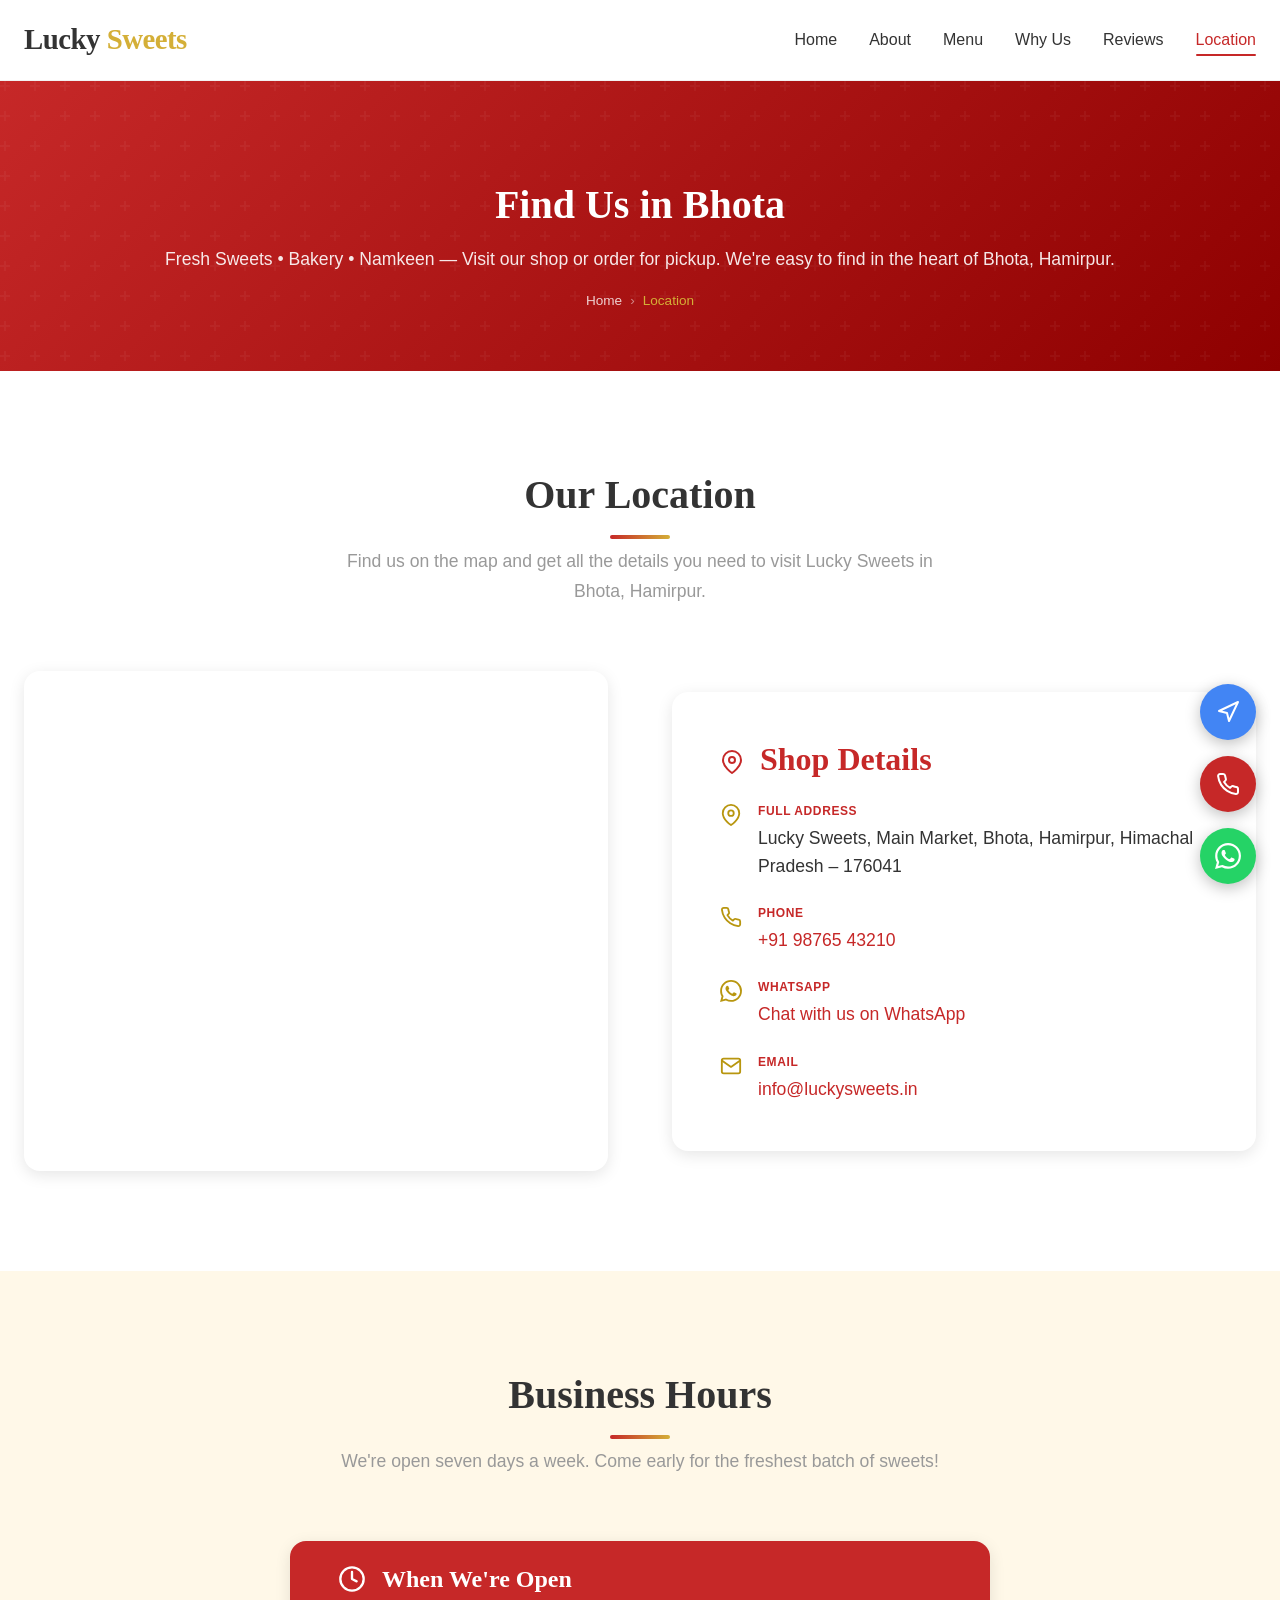
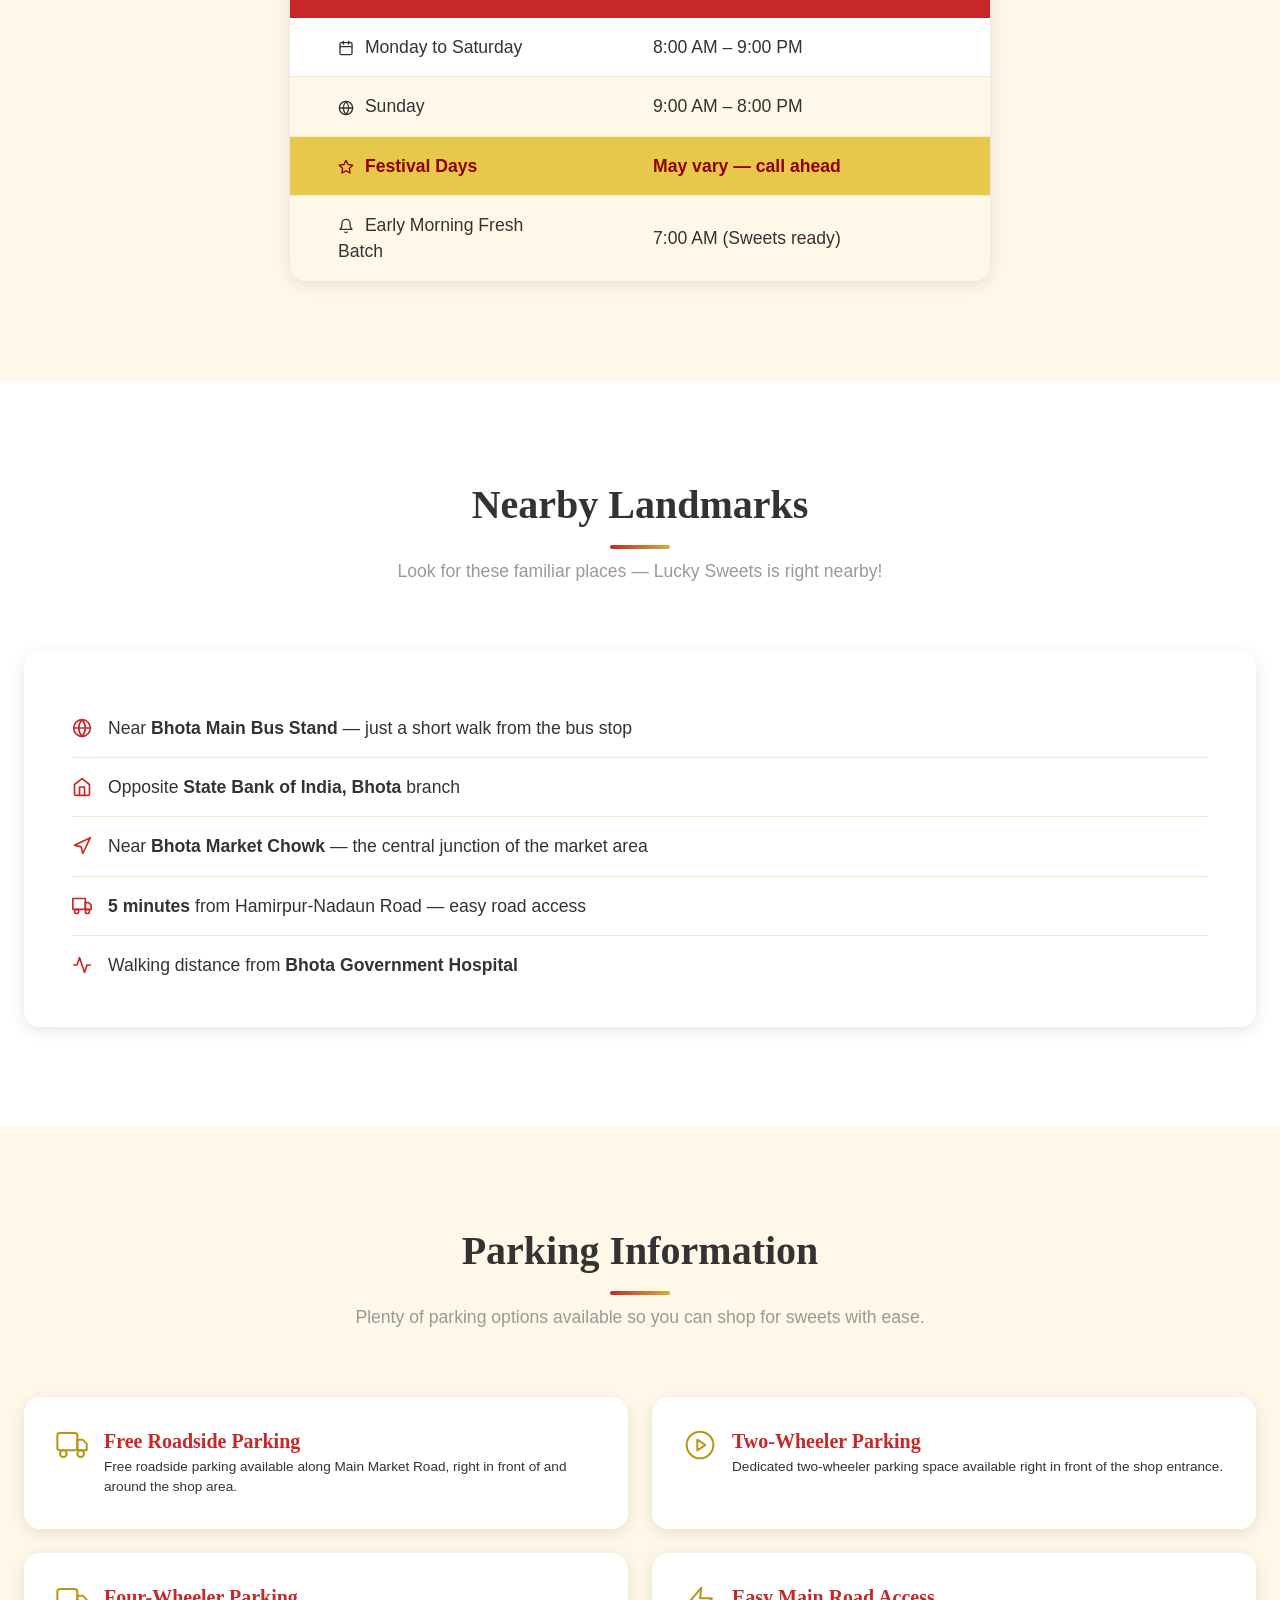
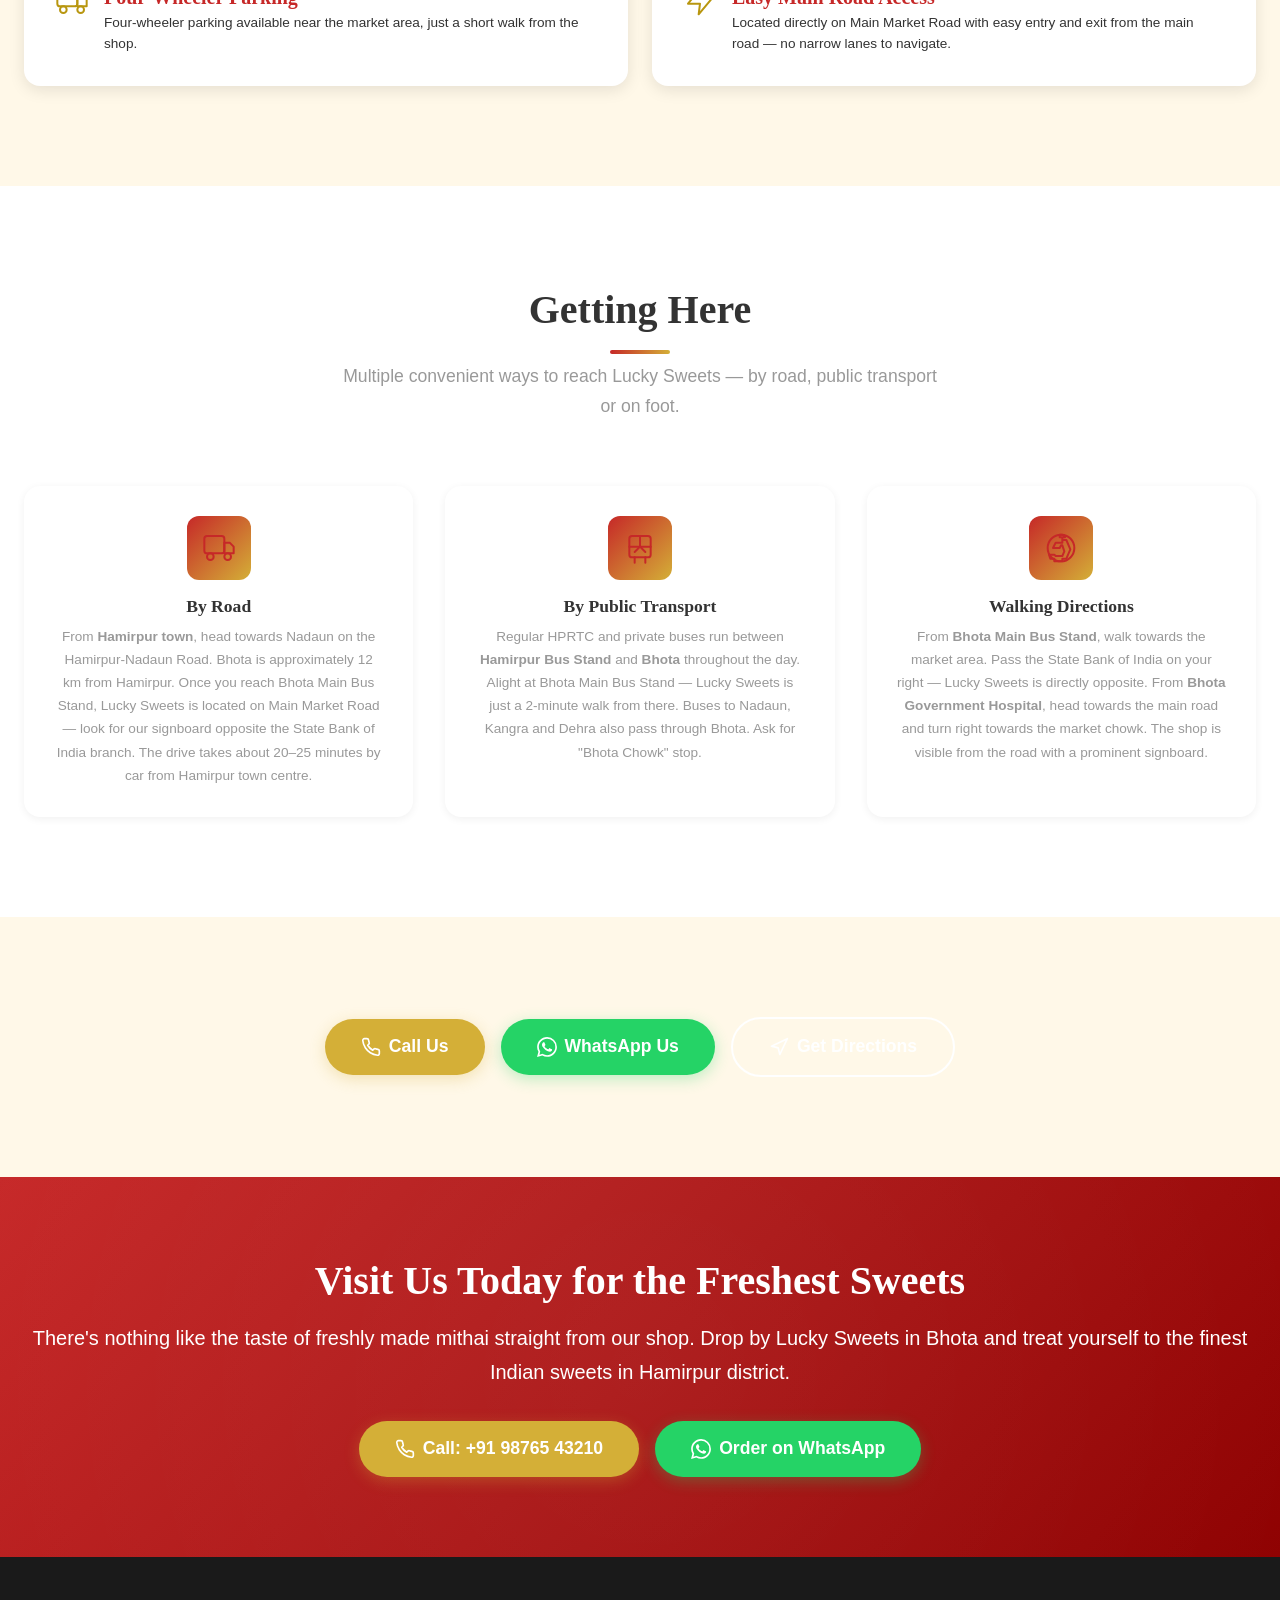
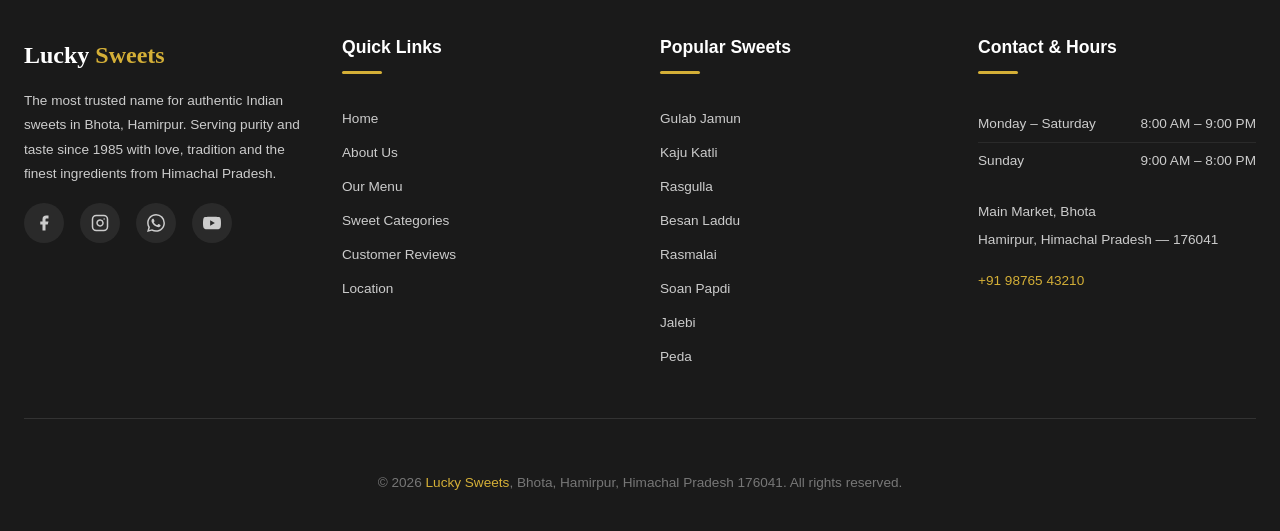
<file: location.html>
<!DOCTYPE html>
<html lang="en">
<head>
  <meta charset="UTF-8">
  <meta name="viewport" content="width=device-width, initial-scale=1.0">

  <!-- SEO Meta Tags -->
  <meta name="description" content="Find Lucky Sweets in Bhota, Hamirpur, Himachal Pradesh 176041. Get directions, business hours, nearby landmarks, parking info and contact details for our premium Indian sweet shop.">
  <meta name="keywords" content="Lucky Sweets location, Lucky Sweets Bhota address, sweet shop near me, Bhota Hamirpur sweets, Lucky Sweets directions, Lucky Sweets map, Bhota Main Market sweets, mithai shop Bhota">
  <meta name="author" content="Lucky Sweets">
  <meta name="robots" content="index, follow">
  <link rel="canonical" href="https://datyaltech-prog.github.io/luckysweets/location.html">

  <!-- Open Graph -->
  <meta property="og:title" content="Find Us — Lucky Sweets Location, Bhota, Hamirpur, Himachal Pradesh">
  <meta property="og:description" content="Visit Lucky Sweets at Main Market, Bhota, Hamirpur, HP 176041. Open Mon–Sat 8AM–9PM, Sun 9AM–8PM. Fresh sweets daily!">
  <meta property="og:type" content="website">
  <meta property="og:locale" content="en_IN">
  <meta property="og:url" content="https://datyaltech-prog.github.io/luckysweets/location.html">
  <meta property="og:site_name" content="Lucky Sweets">
  <meta property="og:image" content="https://datyaltech-prog.github.io/luckysweets/images/welcome-sweet-shop.jpg">

  <!-- Twitter Card -->
  <meta name="twitter:card" content="summary_large_image">
  <meta name="twitter:title" content="Find Us — Lucky Sweets, Bhota, Hamirpur">
  <meta name="twitter:description" content="Visit Lucky Sweets at Main Market, Bhota, Hamirpur, HP 176041. Fresh sweets, bakery and namkeen daily.">

  <!-- Geo -->
  <meta name="geo.region" content="IN-HP">
  <meta name="geo.placename" content="Bhota, Hamirpur">
  <meta name="geo.position" content="31.68;76.52">
  <meta name="ICBM" content="31.68, 76.52">

  <title>Find Us — Lucky Sweets Location, Bhota, Hamirpur, Himachal Pradesh</title>

  <!-- Preconnect to Google Fonts -->
  <link rel="preconnect" href="https://fonts.googleapis.com">
  <link rel="preconnect" href="https://fonts.gstatic.com" crossorigin>

  <!-- Stylesheets -->
  <link rel="stylesheet" href="css/style.css">
  <link rel="stylesheet" href="css/responsive.css">

  <!-- Favicon -->
  <link rel="icon" type="image/svg+xml" href="images/favicon/favicon.svg">
  <link rel="apple-touch-icon" href="images/favicon/favicon.svg">

  <!-- Page-Specific Styles -->
  <style>
    .location-map-section .map-container {
      height: 500px;
    }
    .location-card {
      background: var(--color-white);
      border-radius: var(--radius-lg);
      box-shadow: var(--shadow-md);
      padding: var(--space-2xl);
    }
    .location-card h3 {
      font-family: 'Playfair Display', serif;
      font-size: var(--fs-2xl);
      color: var(--color-primary);
      margin-bottom: var(--space-lg);
    }
    .location-detail {
      display: flex;
      align-items: flex-start;
      gap: var(--space-md);
      margin-bottom: var(--space-lg);
    }
    .location-detail:last-child {
      margin-bottom: 0;
    }
    .location-detail svg {
      flex-shrink: 0;
      margin-top: 2px;
      color: var(--color-gold-dark);
    }
    .location-detail-text {
      display: flex;
      flex-direction: column;
      gap: 2px;
    }
    .location-detail-label {
      font-size: var(--fs-xs);
      font-weight: 600;
      text-transform: uppercase;
      letter-spacing: 0.05em;
      color: var(--color-primary);
      margin-bottom: 2px;
    }
    .location-detail-value {
      font-size: var(--fs-md);
      color: var(--color-text);
      line-height: 1.6;
    }
    .location-detail-value a {
      color: var(--color-primary);
      text-decoration: none;
      font-weight: 500;
      transition: color var(--transition-base);
    }
    .location-detail-value a:hover {
      color: var(--color-primary-dark);
    }
    .hours-card {
      background: var(--color-white);
      border-radius: var(--radius-lg);
      box-shadow: var(--shadow-md);
      overflow: hidden;
      max-width: 700px;
      margin: 0 auto;
    }
    .hours-card-header {
      background: var(--color-primary);
      color: var(--color-white);
      padding: var(--space-lg) var(--space-2xl);
      display: flex;
      align-items: center;
      gap: var(--space-md);
    }
    .hours-card-header svg {
      flex-shrink: 0;
    }
    .hours-card-header h3 {
      font-family: 'Playfair Display', serif;
      font-size: var(--fs-xl);
      margin: 0;
      color: var(--color-white);
    }
    .hours-table {
      width: 100%;
      border-collapse: collapse;
    }
    .hours-table tr {
      border-bottom: 1px solid var(--color-cream-dark);
    }
    .hours-table tr:last-child {
      border-bottom: none;
    }
    .hours-table tr:nth-child(even) {
      background: var(--color-cream);
    }
    .hours-table td {
      padding: var(--space-md) var(--space-2xl);
      font-size: var(--fs-md);
    }
    .hours-table td:first-child {
      font-weight: 500;
      color: var(--color-text);
      width: 45%;
    }
    .hours-table td:last-child {
      color: var(--color-text);
    }
    .hours-table .highlight-row td {
      background: var(--color-gold-light);
      font-weight: 600;
      color: var(--color-primary-dark);
    }
    .landmark-card {
      background: var(--color-white);
      border-radius: var(--radius-lg);
      box-shadow: var(--shadow-md);
      padding: var(--space-2xl);
    }
    .landmark-card h3 {
      font-family: 'Playfair Display', serif;
      font-size: var(--fs-2xl);
      color: var(--color-primary);
      margin-bottom: var(--space-lg);
    }
    .landmark-list {
      list-style: none;
      padding: 0;
      margin: 0;
    }
    .landmark-list li {
      display: flex;
      align-items: flex-start;
      gap: var(--space-md);
      padding: var(--space-md) 0;
      border-bottom: 1px solid var(--color-cream-dark);
      font-size: var(--fs-md);
      color: var(--color-text);
      line-height: 1.5;
    }
    .landmark-list li:last-child {
      border-bottom: none;
      padding-bottom: 0;
    }
    .landmark-list li svg {
      flex-shrink: 0;
      margin-top: 3px;
      color: var(--color-primary);
    }
    .parking-grid {
      display: grid;
      grid-template-columns: repeat(2, 1fr);
      gap: var(--space-lg);
    }
    .parking-item {
      background: var(--color-white);
      border-radius: var(--radius-lg);
      box-shadow: var(--shadow-md);
      padding: var(--space-xl);
      display: flex;
      align-items: flex-start;
      gap: var(--space-md);
      transition: transform var(--transition-base), box-shadow var(--transition-base);
    }
    .parking-item:hover {
      transform: translateY(-3px);
      box-shadow: 0 8px 24px rgba(0, 0, 0, 0.12);
    }
    .parking-item svg {
      flex-shrink: 0;
      color: var(--color-gold-dark);
    }
    .parking-item h4 {
      font-family: 'Playfair Display', serif;
      font-size: var(--fs-lg);
      color: var(--color-primary);
      margin-bottom: var(--space-xs);
    }
    .parking-item p {
      font-size: var(--fs-sm);
      color: var(--color-text);
      margin: 0;
      line-height: 1.5;
    }
    .directions-row {
      display: flex;
      align-items: center;
      justify-content: center;
      gap: var(--space-md);
      flex-wrap: wrap;
    }
    .parking-section {
      background: var(--color-cream);
    }
    @media (max-width: 768px) {
      .parking-grid {
        grid-template-columns: 1fr;
      }
      .hours-table td {
        padding: var(--space-sm) var(--space-md);
        font-size: var(--fs-sm);
      }
      .hours-card-header {
        padding: var(--space-md) var(--space-lg);
      }
      .location-card {
        padding: var(--space-lg);
      }
      .landmark-card {
        padding: var(--space-lg);
      }
    }
  </style>

  <!-- Schema.org BreadcrumbList -->
  <script type="application/ld+json">
  {
    "@context": "https://schema.org",
    "@type": "BreadcrumbList",
    "itemListElement": [
      {
        "@type": "ListItem",
        "position": 1,
        "name": "Home",
        "item": "https://datyaltech-prog.github.io/luckysweets/index.html"
      },
      {
        "@type": "ListItem",
        "position": 2,
        "name": "Location",
        "item": "https://datyaltech-prog.github.io/luckysweets/location.html"
      }
    ]
  }
  </script>

  <!-- Structured Data for Local Business -->
  <script type="application/ld+json">
  {
    "@context": "https://schema.org",
    "@type": "LocalBusiness",
    "name": "Lucky Sweets",
    "description": "Premium Indian sweet shop in Bhota, Hamirpur, Himachal Pradesh. Fresh Sweets, Bakery and Namkeen since 1985.",
    "image": "https://datyaltech-prog.github.io/luckysweets/images/welcome-sweet-shop.jpg",
    "telephone": "+91-98765-43210",
    "email": "info@luckysweets.in",
    "url": "https://datyaltech-prog.github.io/luckysweets/location.html",
    "address": {
      "@type": "PostalAddress",
      "streetAddress": "Main Market, Bhota",
      "addressLocality": "Bhota",
      "addressRegion": "Himachal Pradesh",
      "postalCode": "176041",
      "addressCountry": "IN"
    },
    "geo": {
      "@type": "GeoCoordinates",
      "latitude": 31.68,
      "longitude": 76.52
    },
    "openingHoursSpecification": [
      { "@type": "OpeningHoursSpecification", "dayOfWeek": ["Monday","Tuesday","Wednesday","Thursday","Friday","Saturday"], "opens": "08:00", "closes": "21:00" },
      { "@type": "OpeningHoursSpecification", "dayOfWeek": "Sunday", "opens": "09:00", "closes": "20:00" }
    ],
    "priceRange": "$$",
    "servesCuisine": "Indian Sweets, Bakery, Namkeen",
    "hasMap": "https://www.google.com/maps/dir//Bhota,+Hamirpur,+Himachal+Pradesh+176041"
  }
  </script>
  <!-- Web App Manifest -->
  <link rel="manifest" href="manifest.json">
  <meta name="theme-color" content="#C62828">
</head>
<body>

  <!-- ================================================================
       HEADER / NAVIGATION
       ================================================================ -->
  <header class="header" role="banner">
    <div class="header-inner">

      <!-- Logo -->
      <a href="index.html" class="logo" aria-label="Lucky Sweets — Home">
        Lucky <span>Sweets</span>
      </a>

      <!-- Desktop Navigation -->
      <nav aria-label="Main navigation">
        <ul class="nav-list">
          <li><a href="index.html" class="nav-link">Home</a></li>
          <li><a href="about.html" class="nav-link">About</a></li>
          <li><a href="index.html#menu" class="nav-link">Menu</a></li>
          <li><a href="index.html#why-us" class="nav-link">Why Us</a></li>
          <li><a href="index.html#reviews" class="nav-link">Reviews</a></li>
          <li><a href="location.html" class="nav-link active">Location</a></li>
        </ul>
      </nav>

      <!-- Hamburger Menu (Mobile) -->
      <button class="hamburger" aria-label="Open menu" aria-expanded="false">
        <span></span>
        <span></span>
        <span></span>
      </button>

    </div>
  </header>

  <!-- Mobile Navigation Overlay -->
  <div class="mobile-nav" aria-hidden="true"></div>
  <div class="mobile-nav-panel" aria-label="Mobile navigation">
    <button class="mobile-nav-close" aria-label="Close menu">✕</button>
    <ul class="nav-list">
      <li><a href="index.html" class="nav-link mobile-nav-link">Home</a></li>
      <li><a href="about.html" class="nav-link mobile-nav-link">About</a></li>
      <li><a href="index.html#menu" class="nav-link mobile-nav-link">Menu</a></li>
      <li><a href="index.html#why-us" class="nav-link mobile-nav-link">Why Us</a></li>
      <li><a href="index.html#reviews" class="nav-link mobile-nav-link">Reviews</a></li>
      <li><a href="location.html" class="nav-link mobile-nav-link active">Location</a></li>
    </ul>
  </div>

  <!-- ================================================================
       PAGE HEADER WITH BREADCRUMB
       ================================================================ -->
  <section class="page-header">
    <div class="container">
      <h1>Find Us in Bhota</h1>
      <p>Fresh Sweets &bull; Bakery &bull; Namkeen — Visit our shop or order for pickup. We're easy to find in the heart of Bhota, Hamirpur.</p>
      <nav class="breadcrumb" aria-label="Breadcrumb">
        <a href="index.html">Home</a>
        <span class="separator">›</span>
        <span>Location</span>
      </nav>
    </div>
  </section>

  <!-- ================================================================
       MAP + LOCATION DETAILS
       ================================================================ -->
  <section class="section location-map-section" id="map">
    <div class="container">
      <h2 class="section-title fade-in">Our Location</h2>
      <p class="section-subtitle fade-in">Find us on the map and get all the details you need to visit Lucky Sweets in Bhota, Hamirpur.</p>

      <div class="welcome-grid">

        <!-- Left Column: Google Maps -->
        <div class="slide-left">
          <div class="map-container">
            <iframe
              src="https://www.google.com/maps/embed?pb=!1m18!1m12!1m3!1d3382.5!2d76.52!3d31.68!2m3!1f0!2f0!3f0!3m2!1i1024!2i768!4f13.1!3m3!1m2!1s0x0%3A0x0!2sBhota%2C+Hamirpur%2C+Himachal+Pradesh+176041!5e0!3m2!1sen!2sin!4v1700000000000!5m2!1sen!2sin"
              width="100%"
              height="500"
              style="border:0;"
              allowfullscreen=""
              loading="lazy"
              referrerpolicy="no-referrer-when-downgrade"
              title="Lucky Sweets location on Google Maps — Bhota, Hamirpur, Himachal Pradesh"
            ></iframe>
          </div>
        </div>

        <!-- Right Column: Location Details Card -->
        <div class="slide-right">
          <div class="location-card">
            <h3>
              <svg xmlns="http://www.w3.org/2000/svg" width="24" height="24" viewBox="0 0 24 24" fill="none" stroke="currentColor" stroke-width="2" stroke-linecap="round" stroke-linejoin="round" style="vertical-align: middle; margin-right: 8px;"><path d="M21 10c0 7-9 13-9 13s-9-6-9-13a9 9 0 0118 0z"></path><circle cx="12" cy="10" r="3"></circle></svg>
              Shop Details
            </h3>

            <!-- Full Address -->
            <div class="location-detail">
              <svg xmlns="http://www.w3.org/2000/svg" width="22" height="22" viewBox="0 0 24 24" fill="none" stroke="currentColor" stroke-width="2" stroke-linecap="round" stroke-linejoin="round"><path d="M21 10c0 7-9 13-9 13s-9-6-9-13a9 9 0 0118 0z"></path><circle cx="12" cy="10" r="3"></circle></svg>
              <div class="location-detail-text">
                <span class="location-detail-label">Full Address</span>
                <span class="location-detail-value">Lucky Sweets, Main Market, Bhota, Hamirpur, Himachal Pradesh &ndash; 176041</span>
              </div>
            </div>

            <!-- Phone -->
            <div class="location-detail">
              <svg xmlns="http://www.w3.org/2000/svg" width="22" height="22" viewBox="0 0 24 24" fill="none" stroke="currentColor" stroke-width="2" stroke-linecap="round" stroke-linejoin="round"><path d="M22 16.92v3a2 2 0 01-2.18 2 19.79 19.79 0 01-8.63-3.07 19.5 19.5 0 01-6-6 19.79 19.79 0 01-3.07-8.67A2 2 0 014.11 2h3a2 2 0 012 1.72c.127.96.361 1.903.7 2.81a2 2 0 01-.45 2.11L8.09 9.91a16 16 0 006 6l1.27-1.27a2 2 0 012.11-.45c.907.339 1.85.573 2.81.7A2 2 0 0122 16.92z"></path></svg>
              <div class="location-detail-text">
                <span class="location-detail-label">Phone</span>
                <span class="location-detail-value"><a href="tel:+919876543210">+91 98765 43210</a></span>
              </div>
            </div>

            <!-- WhatsApp -->
            <div class="location-detail">
              <svg xmlns="http://www.w3.org/2000/svg" width="22" height="22" viewBox="0 0 24 24" fill="currentColor"><path d="M17.472 14.382c-.297-.149-1.758-.867-2.03-.967-.273-.099-.471-.148-.67.15-.197.297-.767.966-.94 1.164-.173.199-.347.223-.644.075-.297-.15-1.255-.463-2.39-1.475-.883-.788-1.48-1.761-1.653-2.059-.173-.297-.018-.458.13-.606.134-.133.298-.347.446-.52.149-.174.198-.298.298-.497.099-.198.05-.371-.025-.52-.075-.149-.669-1.612-.916-2.207-.242-.579-.487-.5-.669-.51-.173-.008-.371-.01-.57-.01-.198 0-.52.074-.792.372-.272.297-1.04 1.016-1.04 2.479 0 1.462 1.065 2.875 1.213 3.074.149.198 2.096 3.2 5.077 4.487.709.306 1.262.489 1.694.625.712.227 1.36.195 1.871.118.571-.085 1.758-.719 2.006-1.413.248-.694.248-1.289.173-1.413-.074-.124-.272-.198-.57-.347m-5.421 7.403h-.004a9.87 9.87 0 01-5.031-1.378l-.361-.214-3.741.982.998-3.648-.235-.374a9.86 9.86 0 01-1.51-5.26c.001-5.45 4.436-9.884 9.888-9.884 2.64 0 5.122 1.03 6.988 2.898a9.825 9.825 0 012.893 6.994c-.003 5.45-4.437 9.884-9.885 9.884m8.413-18.297A11.815 11.815 0 0012.05 0C5.495 0 .16 5.335.157 11.892c0 2.096.547 4.142 1.588 5.945L.057 24l6.305-1.654a11.882 11.882 0 005.683 1.448h.005c6.554 0 11.89-5.335 11.893-11.893a11.821 11.821 0 00-3.48-8.413z"></path></svg>
              <div class="location-detail-text">
                <span class="location-detail-label">WhatsApp</span>
                <span class="location-detail-value"><a href="https://wa.me/919876543210" target="_blank" rel="noopener noreferrer">Chat with us on WhatsApp</a></span>
              </div>
            </div>

            <!-- Email -->
            <div class="location-detail">
              <svg xmlns="http://www.w3.org/2000/svg" width="22" height="22" viewBox="0 0 24 24" fill="none" stroke="currentColor" stroke-width="2" stroke-linecap="round" stroke-linejoin="round"><path d="M4 4h16c1.1 0 2 .9 2 2v12c0 1.1-.9 2-2 2H4c-1.1 0-2-.9-2-2V6c0-1.1.9-2 2-2z"></path><polyline points="22,6 12,13 2,6"></polyline></svg>
              <div class="location-detail-text">
                <span class="location-detail-label">Email</span>
                <span class="location-detail-value"><a href="mailto:info@luckysweets.in">info@luckysweets.in</a></span>
              </div>
            </div>

          </div>
        </div>

      </div>
    </div>
  </section>

  <!-- ================================================================
       BUSINESS HOURS
       ================================================================ -->
  <section class="section" style="background: var(--color-cream);" id="hours">
    <div class="container">
      <h2 class="section-title fade-in">Business Hours</h2>
      <p class="section-subtitle fade-in">We're open seven days a week. Come early for the freshest batch of sweets!</p>

      <div class="hours-card fade-in">
        <div class="hours-card-header">
          <svg xmlns="http://www.w3.org/2000/svg" width="28" height="28" viewBox="0 0 24 24" fill="none" stroke="currentColor" stroke-width="2" stroke-linecap="round" stroke-linejoin="round"><circle cx="12" cy="12" r="10"></circle><polyline points="12 6 12 12 16 14"></polyline></svg>
          <h3>When We're Open</h3>
        </div>
        <table class="hours-table">
          <tr>
            <td>
              <svg xmlns="http://www.w3.org/2000/svg" width="16" height="16" viewBox="0 0 24 24" fill="none" stroke="currentColor" stroke-width="2" stroke-linecap="round" stroke-linejoin="round" style="vertical-align: middle; margin-right: 6px;"><rect x="3" y="4" width="18" height="18" rx="2" ry="2"></rect><line x1="16" y1="2" x2="16" y2="6"></line><line x1="8" y1="2" x2="8" y2="6"></line><line x1="3" y1="10" x2="21" y2="10"></line></svg>
              Monday to Saturday
            </td>
            <td>8:00 AM &ndash; 9:00 PM</td>
          </tr>
          <tr>
            <td>
              <svg xmlns="http://www.w3.org/2000/svg" width="16" height="16" viewBox="0 0 24 24" fill="none" stroke="currentColor" stroke-width="2" stroke-linecap="round" stroke-linejoin="round" style="vertical-align: middle; margin-right: 6px;"><circle cx="12" cy="12" r="10"></circle><line x1="2" y1="12" x2="22" y2="12"></line><path d="M12 2a15.3 15.3 0 014 10 15.3 15.3 0 01-4 10 15.3 15.3 0 01-4-10 15.3 15.3 0 014-10z"></path></svg>
              Sunday
            </td>
            <td>9:00 AM &ndash; 8:00 PM</td>
          </tr>
          <tr class="highlight-row">
            <td>
              <svg xmlns="http://www.w3.org/2000/svg" width="16" height="16" viewBox="0 0 24 24" fill="none" stroke="currentColor" stroke-width="2" stroke-linecap="round" stroke-linejoin="round" style="vertical-align: middle; margin-right: 6px;"><polygon points="12 2 15.09 8.26 22 9.27 17 14.14 18.18 21.02 12 17.77 5.82 21.02 7 14.14 2 9.27 8.91 8.26 12 2"></polygon></svg>
              Festival Days
            </td>
            <td>May vary &mdash; call ahead</td>
          </tr>
          <tr>
            <td>
              <svg xmlns="http://www.w3.org/2000/svg" width="16" height="16" viewBox="0 0 24 24" fill="none" stroke="currentColor" stroke-width="2" stroke-linecap="round" stroke-linejoin="round" style="vertical-align: middle; margin-right: 6px;"><path d="M18 8A6 6 0 006 8c0 7-3 9-3 9h18s-3-2-3-9"></path><path d="M13.73 21a2 2 0 01-3.46 0"></path></svg>
              Early Morning Fresh Batch
            </td>
            <td>7:00 AM (Sweets ready)</td>
          </tr>
        </table>
      </div>
    </div>
  </section>

  <!-- ================================================================
       NEARBY LANDMARKS
       ================================================================ -->
  <section class="section" id="landmarks">
    <div class="container">
      <h2 class="section-title fade-in">Nearby Landmarks</h2>
      <p class="section-subtitle fade-in">Look for these familiar places — Lucky Sweets is right nearby!</p>

      <div class="landmark-card fade-in">
        <ul class="landmark-list">
          <li>
            <svg xmlns="http://www.w3.org/2000/svg" width="20" height="20" viewBox="0 0 24 24" fill="none" stroke="currentColor" stroke-width="2" stroke-linecap="round" stroke-linejoin="round"><circle cx="12" cy="12" r="10"></circle><line x1="2" y1="12" x2="22" y2="12"></line><path d="M12 2a15.3 15.3 0 014 10 15.3 15.3 0 01-4 10 15.3 15.3 0 01-4-10 15.3 15.3 0 014-10z"></path></svg>
            <span>Near <strong>Bhota Main Bus Stand</strong> &mdash; just a short walk from the bus stop</span>
          </li>
          <li>
            <svg xmlns="http://www.w3.org/2000/svg" width="20" height="20" viewBox="0 0 24 24" fill="none" stroke="currentColor" stroke-width="2" stroke-linecap="round" stroke-linejoin="round"><path d="M3 9l9-7 9 7v11a2 2 0 01-2 2H5a2 2 0 01-2-2z"></path><polyline points="9 22 9 12 15 12 15 22"></polyline></svg>
            <span>Opposite <strong>State Bank of India, Bhota</strong> branch</span>
          </li>
          <li>
            <svg xmlns="http://www.w3.org/2000/svg" width="20" height="20" viewBox="0 0 24 24" fill="none" stroke="currentColor" stroke-width="2" stroke-linecap="round" stroke-linejoin="round"><polygon points="3 11 22 2 13 21 11 13 3 11"></polygon></svg>
            <span>Near <strong>Bhota Market Chowk</strong> &mdash; the central junction of the market area</span>
          </li>
          <li>
            <svg xmlns="http://www.w3.org/2000/svg" width="20" height="20" viewBox="0 0 24 24" fill="none" stroke="currentColor" stroke-width="2" stroke-linecap="round" stroke-linejoin="round"><rect x="1" y="3" width="15" height="13"></rect><polygon points="16 8 20 8 23 11 23 16 16 16 16 8"></polygon><circle cx="5.5" cy="18.5" r="2.5"></circle><circle cx="18.5" cy="18.5" r="2.5"></circle></svg>
            <span><strong>5 minutes</strong> from Hamirpur-Nadaun Road &mdash; easy road access</span>
          </li>
          <li>
            <svg xmlns="http://www.w3.org/2000/svg" width="20" height="20" viewBox="0 0 24 24" fill="none" stroke="currentColor" stroke-width="2" stroke-linecap="round" stroke-linejoin="round"><path d="M22 12h-4l-3 9L9 3l-3 9H2"></path></svg>
            <span>Walking distance from <strong>Bhota Government Hospital</strong></span>
          </li>
        </ul>
      </div>
    </div>
  </section>

  <!-- ================================================================
       PARKING INFORMATION
       ================================================================ -->
  <section class="section parking-section" id="parking">
    <div class="container">
      <h2 class="section-title fade-in">Parking Information</h2>
      <p class="section-subtitle fade-in">Plenty of parking options available so you can shop for sweets with ease.</p>

      <div class="parking-grid">
        <div class="parking-item fade-in delay-1">
          <svg xmlns="http://www.w3.org/2000/svg" width="32" height="32" viewBox="0 0 24 24" fill="none" stroke="currentColor" stroke-width="1.5" stroke-linecap="round" stroke-linejoin="round"><rect x="1" y="3" width="15" height="13" rx="2" ry="2"></rect><polygon points="16 8 20 8 23 11 23 16 16 16 16 8"></polygon><circle cx="5.5" cy="18.5" r="2.5"></circle><circle cx="18.5" cy="18.5" r="2.5"></circle></svg>
          <div>
            <h4>Free Roadside Parking</h4>
            <p>Free roadside parking available along Main Market Road, right in front of and around the shop area.</p>
          </div>
        </div>
        <div class="parking-item fade-in delay-2">
          <svg xmlns="http://www.w3.org/2000/svg" width="32" height="32" viewBox="0 0 24 24" fill="none" stroke="currentColor" stroke-width="1.5" stroke-linecap="round" stroke-linejoin="round"><circle cx="12" cy="12" r="10"></circle><polygon points="10 8 16 12 10 16 10 8"></polygon></svg>
          <div>
            <h4>Two-Wheeler Parking</h4>
            <p>Dedicated two-wheeler parking space available right in front of the shop entrance.</p>
          </div>
        </div>
        <div class="parking-item fade-in delay-3">
          <svg xmlns="http://www.w3.org/2000/svg" width="32" height="32" viewBox="0 0 24 24" fill="none" stroke="currentColor" stroke-width="1.5" stroke-linecap="round" stroke-linejoin="round"><rect x="1" y="3" width="15" height="13" rx="2" ry="2"></rect><polygon points="16 8 20 8 23 11 23 16 16 16 16 8"></polygon><circle cx="5.5" cy="18.5" r="2.5"></circle><circle cx="18.5" cy="18.5" r="2.5"></circle></svg>
          <div>
            <h4>Four-Wheeler Parking</h4>
            <p>Four-wheeler parking available near the market area, just a short walk from the shop.</p>
          </div>
        </div>
        <div class="parking-item fade-in delay-4">
          <svg xmlns="http://www.w3.org/2000/svg" width="32" height="32" viewBox="0 0 24 24" fill="none" stroke="currentColor" stroke-width="1.5" stroke-linecap="round" stroke-linejoin="round"><path d="M13 2L3 14h9l-1 8 10-12h-9l1-8z"></path></svg>
          <div>
            <h4>Easy Main Road Access</h4>
            <p>Located directly on Main Market Road with easy entry and exit from the main road &mdash; no narrow lanes to navigate.</p>
          </div>
        </div>
      </div>
    </div>
  </section>

  <!-- ================================================================
       GETTING HERE
       ================================================================ -->
  <section class="section" id="getting-here">
    <div class="container">
      <h2 class="section-title fade-in">Getting Here</h2>
      <p class="section-subtitle fade-in">Multiple convenient ways to reach Lucky Sweets &mdash; by road, public transport or on foot.</p>

      <div class="grid-3">

        <!-- By Road -->
        <div class="why-card fade-in delay-1">
          <div class="why-icon">
            <svg xmlns="http://www.w3.org/2000/svg" width="32" height="32" viewBox="0 0 24 24" fill="none" stroke="#C62828" stroke-width="1.5" stroke-linecap="round" stroke-linejoin="round"><rect x="1" y="3" width="15" height="13" rx="2" ry="2"></rect><polygon points="16 8 20 8 23 11 23 16 16 16 16 8"></polygon><circle cx="5.5" cy="18.5" r="2.5"></circle><circle cx="18.5" cy="18.5" r="2.5"></circle></svg>
          </div>
          <h3>By Road</h3>
          <p>From <strong>Hamirpur town</strong>, head towards Nadaun on the Hamirpur-Nadaun Road. Bhota is approximately 12 km from Hamirpur. Once you reach Bhota Main Bus Stand, Lucky Sweets is located on Main Market Road &mdash; look for our signboard opposite the State Bank of India branch. The drive takes about 20&ndash;25 minutes by car from Hamirpur town centre.</p>
        </div>

        <!-- By Public Transport -->
        <div class="why-card fade-in delay-2">
          <div class="why-icon">
            <svg xmlns="http://www.w3.org/2000/svg" width="32" height="32" viewBox="0 0 24 24" fill="none" stroke="#C62828" stroke-width="1.5" stroke-linecap="round" stroke-linejoin="round"><rect x="4" y="3" width="16" height="16" rx="2" ry="2"></rect><line x1="4" y1="11" x2="20" y2="11"></line><line x1="12" y1="3" x2="12" y2="11"></line><line x1="8" y1="19" x2="8" y2="23"></line><line x1="16" y1="19" x2="16" y2="23"></line><polyline points="8 15 12 11 16 15"></polyline></svg>
          </div>
          <h3>By Public Transport</h3>
          <p>Regular HPRTC and private buses run between <strong>Hamirpur Bus Stand</strong> and <strong>Bhota</strong> throughout the day. Alight at Bhota Main Bus Stand &mdash; Lucky Sweets is just a 2-minute walk from there. Buses to Nadaun, Kangra and Dehra also pass through Bhota. Ask for "Bhota Chowk" stop.</p>
        </div>

        <!-- Walking Directions -->
        <div class="why-card fade-in delay-3">
          <div class="why-icon">
            <svg xmlns="http://www.w3.org/2000/svg" width="32" height="32" viewBox="0 0 24 24" fill="none" stroke="#C62828" stroke-width="1.5" stroke-linecap="round" stroke-linejoin="round"><path d="M13 4v2h3l3 7-3 7h-3v2H7v-2H4l-1-3h4l1 1h5l1.5-3.5L13 10h-1l-1 2H6l2-4h5V4h-2V2h2a2 2 0 012 2z"></path><circle cx="12" cy="12" r="10"></circle></svg>
          </div>
          <h3>Walking Directions</h3>
          <p>From <strong>Bhota Main Bus Stand</strong>, walk towards the market area. Pass the State Bank of India on your right &mdash; Lucky Sweets is directly opposite. From <strong>Bhota Government Hospital</strong>, head towards the main road and turn right towards the market chowk. The shop is visible from the road with a prominent signboard.</p>
        </div>

      </div>
    </div>
  </section>

  <!-- ================================================================
       DIRECTIONS BUTTONS ROW
       ================================================================ -->
  <section class="section" style="background: var(--color-cream);">
    <div class="container">
      <div class="directions-row fade-in">
        <a href="tel:+919876543210" class="btn btn-gold btn-lg">
          <svg xmlns="http://www.w3.org/2000/svg" width="20" height="20" viewBox="0 0 24 24" fill="none" stroke="currentColor" stroke-width="2" stroke-linecap="round" stroke-linejoin="round"><path d="M22 16.92v3a2 2 0 01-2.18 2 19.79 19.79 0 01-8.63-3.07 19.5 19.5 0 01-6-6 19.79 19.79 0 01-3.07-8.67A2 2 0 014.11 2h3a2 2 0 012 1.72c.127.96.361 1.903.7 2.81a2 2 0 01-.45 2.11L8.09 9.91a16 16 0 006 6l1.27-1.27a2 2 0 012.11-.45c.907.339 1.85.573 2.81.7A2 2 0 0122 16.92z"></path></svg>
          Call Us
        </a>
        <a href="https://wa.me/919876543210?text=Hello!%20I%20would%20like%20to%20visit%20your%20shop.%20Can%20you%20help%20me%20with%20directions?" class="btn btn-whatsapp btn-lg" target="_blank" rel="noopener noreferrer">
          <svg xmlns="http://www.w3.org/2000/svg" width="20" height="20" viewBox="0 0 24 24" fill="currentColor"><path d="M17.472 14.382c-.297-.149-1.758-.867-2.03-.967-.273-.099-.471-.148-.67.15-.197.297-.767.966-.94 1.164-.173.199-.347.223-.644.075-.297-.15-1.255-.463-2.39-1.475-.883-.788-1.48-1.761-1.653-2.059-.173-.297-.018-.458.13-.606.134-.133.298-.347.446-.52.149-.174.198-.298.298-.497.099-.198.05-.371-.025-.52-.075-.149-.669-1.612-.916-2.207-.242-.579-.487-.5-.669-.51-.173-.008-.371-.01-.57-.01-.198 0-.52.074-.792.372-.272.297-1.04 1.016-1.04 2.479 0 1.462 1.065 2.875 1.213 3.074.149.198 2.096 3.2 5.077 4.487.709.306 1.262.489 1.694.625.712.227 1.36.195 1.871.118.571-.085 1.758-.719 2.006-1.413.248-.694.248-1.289.173-1.413-.074-.124-.272-.198-.57-.347m-5.421 7.403h-.004a9.87 9.87 0 01-5.031-1.378l-.361-.214-3.741.982.998-3.648-.235-.374a9.86 9.86 0 01-1.51-5.26c.001-5.45 4.436-9.884 9.888-9.884 2.64 0 5.122 1.03 6.988 2.898a9.825 9.825 0 012.893 6.994c-.003 5.45-4.437 9.884-9.885 9.884m8.413-18.297A11.815 11.815 0 0012.05 0C5.495 0 .16 5.335.157 11.892c0 2.096.547 4.142 1.588 5.945L.057 24l6.305-1.654a11.882 11.882 0 005.683 1.448h.005c6.554 0 11.89-5.335 11.893-11.893a11.821 11.821 0 00-3.48-8.413z"></path></svg>
          WhatsApp Us
        </a>
        <a href="https://www.google.com/maps/dir//Bhota,+Hamirpur,+Himachal+Pradesh+176041" class="btn btn-outline btn-lg" target="_blank" rel="noopener noreferrer">
          <svg xmlns="http://www.w3.org/2000/svg" width="20" height="20" viewBox="0 0 24 24" fill="none" stroke="currentColor" stroke-width="2" stroke-linecap="round" stroke-linejoin="round"><polygon points="3 11 22 2 13 21 11 13 3 11"></polygon></svg>
          Get Directions
        </a>
      </div>
    </div>
  </section>

  <!-- ================================================================
       FINAL CTA SECTION
       ================================================================ -->
  <section class="final-cta">
    <div class="container">
      <h2 class="fade-in">Visit Us Today for the Freshest Sweets</h2>
      <p class="fade-in">There's nothing like the taste of freshly made mithai straight from our shop. Drop by Lucky Sweets in Bhota and treat yourself to the finest Indian sweets in Hamirpur district.</p>
      <div class="cta-buttons fade-in">
        <a href="tel:+919876543210" class="btn btn-gold btn-lg">
          <svg xmlns="http://www.w3.org/2000/svg" width="20" height="20" viewBox="0 0 24 24" fill="none" stroke="currentColor" stroke-width="2" stroke-linecap="round" stroke-linejoin="round"><path d="M22 16.92v3a2 2 0 01-2.18 2 19.79 19.79 0 01-8.63-3.07 19.5 19.5 0 01-6-6 19.79 19.79 0 01-3.07-8.67A2 2 0 014.11 2h3a2 2 0 012 1.72c.127.96.361 1.903.7 2.81a2 2 0 01-.45 2.11L8.09 9.91a16 16 0 006 6l1.27-1.27a2 2 0 012.11-.45c.907.339 1.85.573 2.81.7A2 2 0 0122 16.92z"></path></svg>
          Call: +91 98765 43210
        </a>
        <a href="https://wa.me/919876543210?text=Hello!%20I%20would%20like%20to%20place%20an%20order%20for%20sweets." class="btn btn-whatsapp btn-lg" target="_blank" rel="noopener noreferrer">
          <svg xmlns="http://www.w3.org/2000/svg" width="20" height="20" viewBox="0 0 24 24" fill="currentColor"><path d="M17.472 14.382c-.297-.149-1.758-.867-2.03-.967-.273-.099-.471-.148-.67.15-.197.297-.767.966-.94 1.164-.173.199-.347.223-.644.075-.297-.15-1.255-.463-2.39-1.475-.883-.788-1.48-1.761-1.653-2.059-.173-.297-.018-.458.13-.606.134-.133.298-.347.446-.52.149-.174.198-.298.298-.497.099-.198.05-.371-.025-.52-.075-.149-.669-1.612-.916-2.207-.242-.579-.487-.5-.669-.51-.173-.008-.371-.01-.57-.01-.198 0-.52.074-.792.372-.272.297-1.04 1.016-1.04 2.479 0 1.462 1.065 2.875 1.213 3.074.149.198 2.096 3.2 5.077 4.487.709.306 1.262.489 1.694.625.712.227 1.36.195 1.871.118.571-.085 1.758-.719 2.006-1.413.248-.694.248-1.289.173-1.413-.074-.124-.272-.198-.57-.347m-5.421 7.403h-.004a9.87 9.87 0 01-5.031-1.378l-.361-.214-3.741.982.998-3.648-.235-.374a9.86 9.86 0 01-1.51-5.26c.001-5.45 4.436-9.884 9.888-9.884 2.64 0 5.122 1.03 6.988 2.898a9.825 9.825 0 012.893 6.994c-.003 5.45-4.437 9.884-9.885 9.884m8.413-18.297A11.815 11.815 0 0012.05 0C5.495 0 .16 5.335.157 11.892c0 2.096.547 4.142 1.588 5.945L.057 24l6.305-1.654a11.882 11.882 0 005.683 1.448h.005c6.554 0 11.89-5.335 11.893-11.893a11.821 11.821 0 00-3.48-8.413z"></path></svg>
          Order on WhatsApp
        </a>
      </div>
    </div>
  </section>

  <!-- ================================================================
       FOOTER
       ================================================================ -->
  <footer class="footer" role="contentinfo">
    <div class="container">
      <div class="footer-grid">

        <!-- Column 1: About -->
        <div>
          <div class="footer-logo">Lucky <span>Sweets</span></div>
          <p>The most trusted name for authentic Indian sweets in Bhota, Hamirpur. Serving purity and taste since 1985 with love, tradition and the finest ingredients from Himachal Pradesh.</p>
          <div class="footer-social">
            <a href="https://www.facebook.com/luckysweetsbhota" target="_blank" rel="noopener noreferrer" aria-label="Like us on Facebook">
              <svg xmlns="http://www.w3.org/2000/svg" width="18" height="18" viewBox="0 0 24 24" fill="currentColor"><path d="M18 2h-3a5 5 0 00-5 5v3H7v4h3v8h4v-8h3l1-4h-4V7a1 1 0 011-1h3z"></path></svg>
            </a>
            <a href="https://www.instagram.com/luckysweetsbhota" target="_blank" rel="noopener noreferrer" aria-label="Follow us on Instagram">
              <svg xmlns="http://www.w3.org/2000/svg" width="18" height="18" viewBox="0 0 24 24" fill="none" stroke="currentColor" stroke-width="2" stroke-linecap="round" stroke-linejoin="round"><rect x="2" y="2" width="20" height="20" rx="5" ry="5"></rect><path d="M16 11.37A4 4 0 1112.63 8 4 4 0 0116 11.37z"></path><line x1="17.5" y1="6.5" x2="17.51" y2="6.5"></line></svg>
            </a>
            <a href="https://wa.me/919876543210" target="_blank" rel="noopener noreferrer" aria-label="Chat with us on WhatsApp">
              <svg xmlns="http://www.w3.org/2000/svg" width="18" height="18" viewBox="0 0 24 24" fill="currentColor"><path d="M17.472 14.382c-.297-.149-1.758-.867-2.03-.967-.273-.099-.471-.148-.67.15-.197.297-.767.966-.94 1.164-.173.199-.347.223-.644.075-.297-.15-1.255-.463-2.39-1.475-.883-.788-1.48-1.761-1.653-2.059-.173-.297-.018-.458.13-.606.134-.133.298-.347.446-.52.149-.174.198-.298.298-.497.099-.198.05-.371-.025-.52-.075-.149-.669-1.612-.916-2.207-.242-.579-.487-.5-.669-.51-.173-.008-.371-.01-.57-.01-.198 0-.52.074-.792.372-.272.297-1.04 1.016-1.04 2.479 0 1.462 1.065 2.875 1.213 3.074.149.198 2.096 3.2 5.077 4.487.709.306 1.262.489 1.694.625.712.227 1.36.195 1.871.118.571-.085 1.758-.719 2.006-1.413.248-.694.248-1.289.173-1.413-.074-.124-.272-.198-.57-.347m-5.421 7.403h-.004a9.87 9.87 0 01-5.031-1.378l-.361-.214-3.741.982.998-3.648-.235-.374a9.86 9.86 0 01-1.51-5.26c.001-5.45 4.436-9.884 9.888-9.884 2.64 0 5.122 1.03 6.988 2.898a9.825 9.825 0 012.893 6.994c-.003 5.45-4.437 9.884-9.885 9.884m8.413-18.297A11.815 11.815 0 0012.05 0C5.495 0 .16 5.335.157 11.892c0 2.096.547 4.142 1.588 5.945L.057 24l6.305-1.654a11.882 11.882 0 005.683 1.448h.005c6.554 0 11.89-5.335 11.893-11.893a11.821 11.821 0 00-3.48-8.413z"></path></svg>
            </a>
            <a href="https://www.youtube.com/@luckysweetsbhota" target="_blank" rel="noopener noreferrer" aria-label="Subscribe to our YouTube channel">
              <svg xmlns="http://www.w3.org/2000/svg" width="18" height="18" viewBox="0 0 24 24" fill="currentColor"><path d="M23.498 6.186a3.016 3.016 0 00-2.122-2.136C19.505 3.545 12 3.545 12 3.545s-7.505 0-9.377.505A3.017 3.017 0 00.502 6.186C0 8.07 0 12 0 12s0 3.93.502 5.814a3.016 3.016 0 002.122 2.136c1.871.505 9.376.505 9.376.505s7.505 0 9.377-.505a3.015 3.015 0 002.122-2.136C24 15.93 24 12 24 12s0-3.93-.502-5.814zM9.545 15.568V8.432L15.818 12l-6.273 3.568z"></path></svg>
            </a>
          </div>
        </div>

        <!-- Column 2: Quick Links -->
        <div>
          <h4>Quick Links</h4>
          <ul class="footer-links">
            <li><a href="index.html">Home</a></li>
            <li><a href="about.html">About Us</a></li>
            <li><a href="index.html#menu">Our Menu</a></li>
            <li><a href="index.html#categories">Sweet Categories</a></li>
            <li><a href="index.html#reviews">Customer Reviews</a></li>
            <li><a href="location.html">Location</a></li>
          </ul>
        </div>

        <!-- Column 3: Popular Sweets -->
        <div>
          <h4>Popular Sweets</h4>
          <ul class="footer-links">
            <li><a href="index.html#menu">Gulab Jamun</a></li>
            <li><a href="index.html#menu">Kaju Katli</a></li>
            <li><a href="index.html#menu">Rasgulla</a></li>
            <li><a href="index.html#menu">Besan Laddu</a></li>
            <li><a href="index.html#menu">Rasmalai</a></li>
            <li><a href="index.html#menu">Soan Papdi</a></li>
            <li><a href="index.html#menu">Jalebi</a></li>
            <li><a href="index.html#menu">Peda</a></li>
          </ul>
        </div>

        <!-- Column 4: Contact & Hours -->
        <div>
          <h4>Contact &amp; Hours</h4>
          <ul class="footer-hours">
            <li>
              <span>Monday &ndash; Saturday</span>
              <span>8:00 AM &ndash; 9:00 PM</span>
            </li>
            <li>
              <span>Sunday</span>
              <span>9:00 AM &ndash; 8:00 PM</span>
            </li>
          </ul>
          <p style="margin-top: 20px; margin-bottom: 4px;">Main Market, Bhota</p>
          <p>Hamirpur, Himachal Pradesh &mdash; 176041</p>
          <p><a href="tel:+919876543210" style="color: var(--color-gold); font-weight: 500;">+91 98765 43210</a></p>
        </div>

      </div>

      <!-- Footer Bottom -->
      <div class="footer-bottom">
        <p>&copy; <span id="current-year">2024</span> <a href="index.html">Lucky Sweets</a>, Bhota, Hamirpur, Himachal Pradesh 176041. All rights reserved.</p>
      </div>

    </div>
  </footer>

  <!-- ================================================================
       FLOATING ACTION BUTTONS
       ================================================================ -->
  <div class="floating-buttons" aria-label="Quick actions">
    <a href="#" class="float-btn float-btn-top" aria-label="Scroll to top">
      <svg xmlns="http://www.w3.org/2000/svg" width="24" height="24" viewBox="0 0 24 24" fill="none" stroke="currentColor" stroke-width="2.5" stroke-linecap="round" stroke-linejoin="round"><polyline points="18 15 12 9 6 15"></polyline></svg>
    </a>
    <a href="https://www.google.com/maps/dir//Bhota,+Hamirpur,+Himachal+Pradesh+176041" class="float-btn float-btn-directions directions-btn" target="_blank" rel="noopener noreferrer" aria-label="Get directions to Lucky Sweets">
      <svg xmlns="http://www.w3.org/2000/svg" width="24" height="24" viewBox="0 0 24 24" fill="none" stroke="currentColor" stroke-width="2" stroke-linecap="round" stroke-linejoin="round"><polygon points="3 11 22 2 13 21 11 13 3 11"></polygon></svg>
    </a>
    <a href="tel:+919876543210" class="float-btn float-btn-call" aria-label="Call Lucky Sweets">
      <svg xmlns="http://www.w3.org/2000/svg" width="24" height="24" viewBox="0 0 24 24" fill="none" stroke="currentColor" stroke-width="2" stroke-linecap="round" stroke-linejoin="round"><path d="M22 16.92v3a2 2 0 01-2.18 2 19.79 19.79 0 01-8.63-3.07 19.5 19.5 0 01-6-6 19.79 19.79 0 01-3.07-8.67A2 2 0 014.11 2h3a2 2 0 012 1.72c.127.96.361 1.903.7 2.81a2 2 0 01-.45 2.11L8.09 9.91a16 16 0 006 6l1.27-1.27a2 2 0 012.11-.45c.907.339 1.85.573 2.81.7A2 2 0 0122 16.92z"></path></svg>
    </a>
    <a href="https://wa.me/919876543210?text=Hello!%20I%20would%20like%20to%20enquire%20about%20your%20sweets." class="float-btn float-btn-whatsapp whatsapp-btn" target="_blank" rel="noopener noreferrer" aria-label="Chat on WhatsApp" data-message="Hello! I would like to enquire about your sweets.">
      <svg xmlns="http://www.w3.org/2000/svg" width="26" height="26" viewBox="0 0 24 24" fill="currentColor"><path d="M17.472 14.382c-.297-.149-1.758-.867-2.03-.967-.273-.099-.471-.148-.67.15-.197.297-.767.966-.94 1.164-.173.199-.347.223-.644.075-.297-.15-1.255-.463-2.39-1.475-.883-.788-1.48-1.761-1.653-2.059-.173-.297-.018-.458.13-.606.134-.133.298-.347.446-.52.149-.174.198-.298.298-.497.099-.198.05-.371-.025-.52-.075-.149-.669-1.612-.916-2.207-.242-.579-.487-.5-.669-.51-.173-.008-.371-.01-.57-.01-.198 0-.52.074-.792.372-.272.297-1.04 1.016-1.04 2.479 0 1.462 1.065 2.875 1.213 3.074.149.198 2.096 3.2 5.077 4.487.709.306 1.262.489 1.694.625.712.227 1.36.195 1.871.118.571-.085 1.758-.719 2.006-1.413.248-.694.248-1.289.173-1.413-.074-.124-.272-.198-.57-.347m-5.421 7.403h-.004a9.87 9.87 0 01-5.031-1.378l-.361-.214-3.741.982.998-3.648-.235-.374a9.86 9.86 0 01-1.51-5.26c.001-5.45 4.436-9.884 9.888-9.884 2.64 0 5.122 1.03 6.988 2.898a9.825 9.825 0 012.893 6.994c-.003 5.45-4.437 9.884-9.885 9.884m8.413-18.297A11.815 11.815 0 0012.05 0C5.495 0 .16 5.335.157 11.892c0 2.096.547 4.142 1.588 5.945L.057 24l6.305-1.654a11.882 11.882 0 005.683 1.448h.005c6.554 0 11.89-5.335 11.893-11.893a11.821 11.821 0 00-3.48-8.413z"></path></svg>
    </a>
  </div>

  <!-- Main JavaScript -->
  <script src="js/script.js"></script>

  <!-- Dynamic Copyright Year -->
  <script>
    document.getElementById('current-year').textContent = new Date().getFullYear();
  </script>

</body>
</html>
</file>
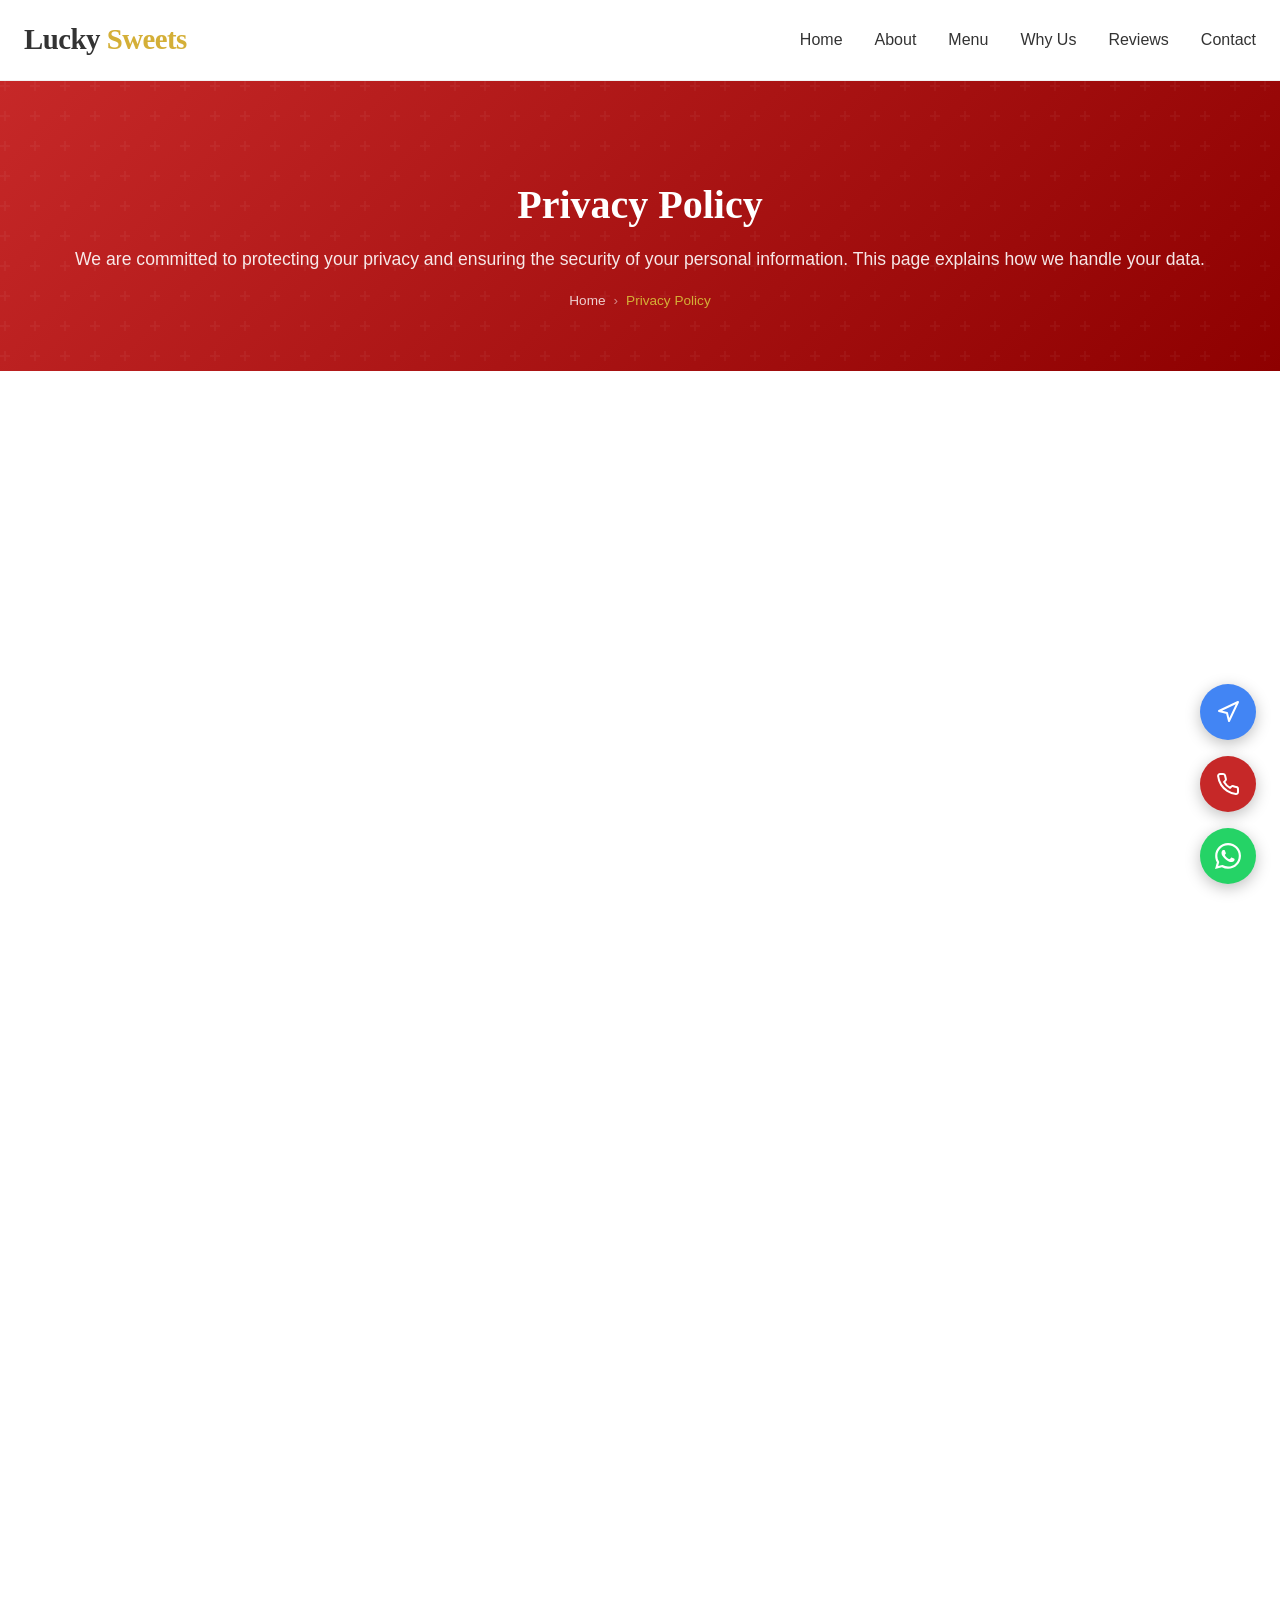
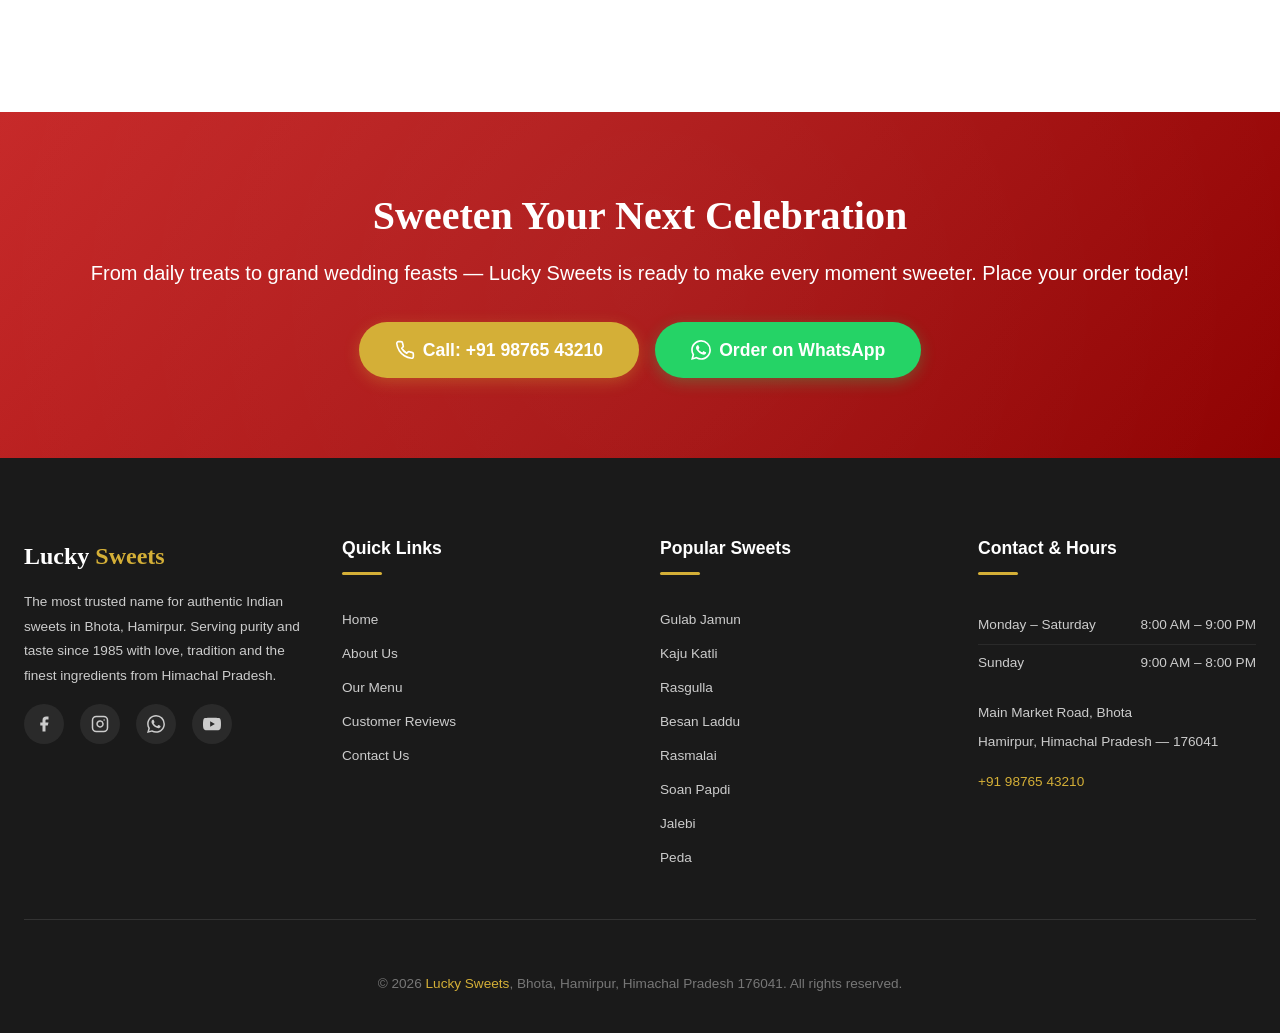
<file: privacy-policy.html>
<!DOCTYPE html>
<html lang="en">
<head>
  <meta charset="UTF-8">
  <meta name="viewport" content="width=device-width, initial-scale=1.0">

  <!-- SEO Meta Tags -->
  <meta name="description" content="Privacy Policy for Lucky Sweets, Bhota, Hamirpur, Himachal Pradesh. Learn how we collect, use and protect your personal information when you visit our website or contact us.">
  <meta name="keywords" content="Lucky Sweets privacy policy, data protection, Bhota sweets shop privacy, Hamirpur mithai privacy, Lucky Sweets data security, cookie policy">
  <meta name="author" content="Lucky Sweets">
  <meta name="robots" content="index, follow">
  <link rel="canonical" href="https://datyaltech-prog.github.io/luckysweets/privacy-policy.html">

  <!-- Open Graph -->
  <meta property="og:title" content="Privacy Policy — Lucky Sweets, Bhota, Hamirpur">
  <meta property="og:description" content="Read the privacy policy of Lucky Sweets. Learn how we handle your personal data and protect your privacy.">
  <meta property="og:type" content="website">
  <meta property="og:locale" content="en_IN">
  <meta property="og:url" content="https://datyaltech-prog.github.io/luckysweets/privacy-policy.html">
  <meta property="og:site_name" content="Lucky Sweets">
  <meta property="og:image" content="https://datyaltech-prog.github.io/luckysweets/images/welcome-sweet-shop.jpg">

  <!-- Twitter Card -->
  <meta name="twitter:card" content="summary_large_image">
  <meta name="twitter:title" content="Privacy Policy — Lucky Sweets">
  <meta name="twitter:description" content="Learn how Lucky Sweets collects, uses and protects your personal information.">

  <!-- Geo -->
  <meta name="geo.region" content="IN-HP">
  <meta name="geo.placename" content="Bhota, Hamirpur">

  <title>Privacy Policy — Lucky Sweets | Bhota, Hamirpur, Himachal Pradesh</title>

  <!-- Preconnect to Google Fonts -->
  <link rel="preconnect" href="https://fonts.googleapis.com">
  <link rel="preconnect" href="https://fonts.gstatic.com" crossorigin>

  <!-- Stylesheets -->
  <link rel="stylesheet" href="css/style.css">
  <link rel="stylesheet" href="css/responsive.css">

  <!-- Favicon -->
  <link rel="icon" type="image/svg+xml" href="images/favicon/favicon.svg">
  <link rel="apple-touch-icon" href="images/favicon/favicon.svg">

  <!-- Schema.org BreadcrumbList -->
  <script type="application/ld+json">
  {
    "@context": "https://schema.org",
    "@type": "BreadcrumbList",
    "itemListElement": [
      {
        "@type": "ListItem",
        "position": 1,
        "name": "Home",
        "item": "https://datyaltech-prog.github.io/luckysweets/index.html"
      },
      {
        "@type": "ListItem",
        "position": 2,
        "name": "Privacy Policy",
        "item": "https://datyaltech-prog.github.io/luckysweets/privacy-policy.html"
      }
    ]
  }
  </script>

  <!-- Structured Data for Local Business -->
  <script type="application/ld+json">
  {
    "@context": "https://schema.org",
    "@type": "Store",
    "name": "Lucky Sweets",
    "description": "Premium Indian sweet shop in Bhota, Hamirpur, Himachal Pradesh serving authentic handmade mithai since 1985.",
    "address": {
      "@type": "PostalAddress",
      "streetAddress": "Main Market Road, Bhota",
      "addressLocality": "Bhota",
      "addressRegion": "Himachal Pradesh",
      "postalCode": "176041",
      "addressCountry": "IN"
    },
    "geo": {
      "@type": "GeoCoordinates",
      "latitude": "31.68",
      "longitude": "76.18"
    },
    "telephone": "+91-98765-43210",
    "openingHoursSpecification": [
      { "@type": "OpeningHoursSpecification", "dayOfWeek": ["Monday","Tuesday","Wednesday","Thursday","Friday","Saturday"], "opens": "08:00", "closes": "21:00" },
      { "@type": "OpeningHoursSpecification", "dayOfWeek": "Sunday", "opens": "09:00", "closes": "20:00" }
    ],
    "priceRange": "$$",
    "image": "images/welcome-sweet-shop.jpg",
    "url": "https://datyaltech-prog.github.io/luckysweets/privacy-policy.html"
  }
  </script>

  <!-- Page-Specific Styles -->
  <style>
    /* Privacy Policy Content Styles */
    .privacy-content {
      max-width: 900px;
      margin: 0 auto;
      padding: 0 20px;
    }

    .privacy-content .last-updated {
      display: inline-block;
      background: var(--color-cream, #FFF8E8);
      color: var(--color-text-dark, #2D2D2D);
      font-size: 0.95rem;
      font-weight: 500;
      padding: 10px 20px;
      border-radius: 8px;
      border-left: 4px solid var(--color-gold, #D4AF37);
      margin-bottom: 40px;
    }

    .privacy-content .last-updated strong {
      color: var(--color-primary, #C62828);
    }

    .privacy-content h2 {
      font-size: 1.65rem;
      font-weight: 700;
      color: var(--color-primary, #C62828);
      margin-top: 48px;
      margin-bottom: 16px;
      padding-bottom: 10px;
      border-bottom: 2px solid var(--color-gold, #D4AF37);
      line-height: 1.3;
    }

    .privacy-content h2:first-of-type {
      margin-top: 0;
    }

    .privacy-content h3 {
      font-size: 1.15rem;
      font-weight: 600;
      color: var(--color-text-dark, #2D2D2D);
      margin-top: 28px;
      margin-bottom: 10px;
    }

    .privacy-content p {
      font-size: 1rem;
      line-height: 1.85;
      color: var(--color-text-medium, #555);
      margin-bottom: 16px;
    }

    .privacy-content ul,
    .privacy-content ol {
      padding-left: 24px;
      margin-bottom: 18px;
    }

    .privacy-content ul {
      list-style-type: disc;
    }

    .privacy-content ol {
      list-style-type: decimal;
    }

    .privacy-content li {
      font-size: 1rem;
      line-height: 1.8;
      color: var(--color-text-medium, #555);
      margin-bottom: 8px;
    }

    .privacy-content li strong {
      color: var(--color-text-dark, #2D2D2D);
    }

    .privacy-content a {
      color: var(--color-primary, #C62828);
      text-decoration: underline;
      font-weight: 500;
      transition: color 0.2s ease;
    }

    .privacy-content a:hover {
      color: var(--color-gold, #D4AF37);
    }

    .privacy-contact-box {
      background: var(--color-cream, #FFF8E8);
      border: 1px solid rgba(212, 175, 55, 0.3);
      border-radius: 12px;
      padding: 28px 32px;
      margin-top: 32px;
      margin-bottom: 16px;
    }

    .privacy-contact-box h2 {
      margin-top: 0;
      border-bottom: none;
      padding-bottom: 0;
    }

    .privacy-contact-box p {
      margin-bottom: 10px;
    }

    .privacy-contact-box .contact-item {
      display: flex;
      align-items: flex-start;
      gap: 14px;
      margin-bottom: 12px;
      font-size: 1rem;
      line-height: 1.7;
      color: var(--color-text-medium, #555);
    }

    .privacy-contact-box .contact-item svg {
      flex-shrink: 0;
      margin-top: 2px;
    }

    .privacy-contact-box .contact-item a {
      font-weight: 600;
    }

    @media (max-width: 768px) {
      .privacy-content h2 {
        font-size: 1.4rem;
      }

      .privacy-content p,
      .privacy-content li {
        font-size: 0.95rem;
        line-height: 1.75;
      }

      .privacy-contact-box {
        padding: 20px;
      }
    }
  </style>
  <!-- Web App Manifest -->
  <link rel="manifest" href="manifest.json">
  <meta name="theme-color" content="#C62828">
</head>
<body>

  <!-- ================================================================
       HEADER / NAVIGATION
       ================================================================ -->
  <header class="header" role="banner">
    <div class="header-inner">

      <!-- Logo -->
      <a href="index.html" class="logo" aria-label="Lucky Sweets — Home">
        Lucky <span>Sweets</span>
      </a>

      <!-- Desktop Navigation -->
      <nav aria-label="Main navigation">
        <ul class="nav-list">
          <li><a href="index.html" class="nav-link">Home</a></li>
          <li><a href="about.html" class="nav-link">About</a></li>
          <li><a href="index.html#menu" class="nav-link">Menu</a></li>
          <li><a href="index.html#why-us" class="nav-link">Why Us</a></li>
          <li><a href="index.html#reviews" class="nav-link">Reviews</a></li>
          <li><a href="index.html#contact" class="nav-link">Contact</a></li>
        </ul>
      </nav>

      <!-- Hamburger Menu (Mobile) -->
      <button class="hamburger" aria-label="Open menu" aria-expanded="false">
        <span></span>
        <span></span>
        <span></span>
      </button>

    </div>
  </header>

  <!-- Mobile Navigation Overlay -->
  <div class="mobile-nav" aria-hidden="true"></div>
  <div class="mobile-nav-panel" aria-label="Mobile navigation">
    <button class="mobile-nav-close" aria-label="Close menu">✕</button>
    <ul class="nav-list">
      <li><a href="index.html" class="nav-link mobile-nav-link">Home</a></li>
      <li><a href="about.html" class="nav-link mobile-nav-link">About</a></li>
      <li><a href="index.html#menu" class="nav-link mobile-nav-link">Menu</a></li>
      <li><a href="index.html#why-us" class="nav-link mobile-nav-link">Why Us</a></li>
      <li><a href="index.html#reviews" class="nav-link mobile-nav-link">Reviews</a></li>
      <li><a href="index.html#contact" class="nav-link mobile-nav-link">Contact</a></li>
    </ul>
  </div>

  <!-- ================================================================
       PAGE HEADER WITH BREADCRUMB
       ================================================================ -->
  <section class="page-header">
    <div class="container">
      <h1>Privacy Policy</h1>
      <p>We are committed to protecting your privacy and ensuring the security of your personal information. This page explains how we handle your data.</p>
      <nav class="breadcrumb" aria-label="Breadcrumb">
        <a href="index.html">Home</a>
        <span class="separator">›</span>
        <span>Privacy Policy</span>
      </nav>
    </div>
  </section>

  <!-- ================================================================
       PRIVACY POLICY CONTENT
       ================================================================ -->
  <section class="section">
    <div class="container">
      <div class="privacy-content fade-in">

        <!-- Last Updated -->
        <div class="last-updated">
          <strong>Last Updated:</strong> July 2025
        </div>

        <!-- 1. Introduction -->
        <h2>1. Introduction</h2>
        <p>Welcome to the Privacy Policy of <strong>Lucky Sweets</strong>. We are a premium Indian sweet shop located at Main Market Road, Bhota, Hamirpur, Himachal Pradesh — 176041, India. Since 1985, we have been serving the finest handmade mithai, bakery items and namkeen to families across Hamirpur district and beyond. Our tagline, <em>"Fresh Sweets &bull; Bakery &bull; Namkeen,"</em> reflects our unwavering commitment to quality and freshness in everything we prepare.</p>
        <p>This Privacy Policy describes how we collect, use, store, disclose and protect the personal information of visitors to our website (<a href="https://datyaltech-prog.github.io/luckysweets/" target="_blank" rel="noopener noreferrer">https://datyaltech-prog.github.io/luckysweets/</a>) and customers who interact with us through our contact form, phone calls, WhatsApp messages or in-person visits to our shop. By accessing or using our website, you acknowledge that you have read, understood and agree to be bound by the terms of this Privacy Policy.</p>
        <p>We take your privacy seriously and are committed to being transparent about our data practices. If you have any questions or concerns regarding this policy, please do not hesitate to contact us using the details provided in the <a href="#contact-us">Contact Us</a> section below.</p>

        <!-- 2. Information We Collect -->
        <h2>2. Information We Collect</h2>
        <p>We collect only the minimum amount of personal information necessary to provide you with our products, services and a positive browsing experience. The types of information we may collect include the following:</p>

        <h3>Personal Information Provided by You</h3>
        <ul>
          <li><strong>Name:</strong> When you fill out the contact form on our website, we collect your full name so that we may address you properly and personalise our responses to your enquiries.</li>
          <li><strong>Phone Number:</strong> We collect your phone number solely for the purpose of responding to your enquiries, confirming orders and providing order updates via phone call or WhatsApp messaging.</li>
          <li><strong>Email Address:</strong> If you provide your email address through the contact form, we use it to reply to your messages and, if you have consented, to send you relevant updates about our products, seasonal offers or order confirmations.</li>
          <li><strong>Message Content:</strong> Any information you voluntarily share with us in the message body of the contact form, including order details, dietary preferences, delivery requirements or event-specific information related to weddings, festivals or other celebrations.</li>
        </ul>

        <h3>Information Collected Automatically</h3>
        <p>When you visit our website, certain technical information may be collected automatically by our server and through third-party analytics tools. This information is used solely to improve the performance and usability of our website and does not personally identify you unless you voluntarily provide such information through the contact form.</p>
        <ul>
          <li><strong>Device and Browser Information:</strong> The type of device, browser version and operating system you use to access our website.</li>
          <li><strong>IP Address:</strong> Your Internet Protocol (IP) address, which helps us understand the general geographic region of our visitors and detect potential security threats.</li>
          <li><strong>Pages Visited and Time Spent:</strong> We track which pages of our website you visit and the duration of your visit to help us understand which content is most useful and engaging for our audience.</li>
          <li><strong>Referring Source:</strong> The website or search engine that directed you to our site, which assists us in evaluating the effectiveness of our online marketing efforts.</li>
        </ul>

        <h3>What We Do Not Collect</h3>
        <p>We want to reassure you that we do <strong>not</strong> collect sensitive personal data such as financial information, Aadhaar numbers, PAN numbers, date of birth or government-issued identification numbers through our website. We do not use any third-party cookies or tracking technologies beyond Google Analytics for basic traffic analysis. Our website does not process online payments — all payments for orders are handled in person at our shop or through mutually agreed-upon methods.</p>

        <!-- 3. How We Use Your Information -->
        <h2>3. How We Use Your Information</h2>
        <p>The personal information we collect from you is used solely for legitimate business purposes related to operating our sweet shop, communicating with you and enhancing the services we provide. Below are the specific purposes for which we use your information:</p>
        <ol>
          <li><strong>Responding to Enquiries:</strong> When you submit a message through our contact form, we use your name, phone number and email address to respond to your questions, provide information about our sweets, discuss pricing and availability, and assist with special event orders such as weddings, festivals and corporate gifting.</li>
          <li><strong>Processing Orders:</strong> If you place an order with us — whether for a single box of sweets or a bulk wedding order — we use the information you provide to prepare your order accurately, coordinate delivery timelines and ensure every detail meets your expectations.</li>
          <li><strong>Sending Order Updates:</strong> We may contact you via WhatsApp or phone call to provide updates about your order status, confirm delivery details, notify you of the readiness of your sweets or communicate any changes related to your order.</li>
          <li><strong>Improving Our Services:</strong> We use the aggregate data collected through Google Analytics to understand how visitors interact with our website. This helps us identify popular products, improve page navigation, enhance loading speeds and tailor our content to better serve our customers.</li>
          <li><strong>Customer Communication:</strong> With your explicit consent, we may periodically send you information about new sweet varieties, seasonal specials, festival offers or upcoming events at Lucky Sweets. You may opt out of such communications at any time by contacting us directly.</li>
          <li><strong>Legal and Safety Compliance:</strong> In the rare event that we are required by applicable law, regulation or legal process to disclose your information, we will do so only to the extent necessary to comply with the law.</li>
        </ol>

        <!-- 4. Information Sharing -->
        <h2>4. Information Sharing</h2>
        <p>We understand that your personal information is valuable and private. We want to be absolutely clear and transparent about our stance on sharing your data:</p>
        <ul>
          <li><strong>No Sale of Personal Data:</strong> We do <strong>not</strong> sell, rent, trade, lease or otherwise transfer your personal information to any third party for marketing, advertising or commercial purposes under any circumstances.</li>
          <li><strong>No Sharing with Third Parties:</strong> We do <strong>not</strong> share your personal information with third-party companies, data brokers, advertising networks or any other external organisations, except as described below or as required by law.</li>
          <li><strong>Service Providers:</strong> We may share limited, non-personally-identifiable aggregate data with service providers who assist us in operating our website, such as our web hosting provider and Google Analytics. These service providers are contractually obligated to use your data only for the specific purposes for which it was shared and must maintain appropriate security measures.</li>
          <li><strong>Legal Requirements:</strong> In the event that we receive a legally valid court order, subpoena, government request or are otherwise compelled by applicable Indian law to disclose your personal information, we will comply only after verifying the legitimacy of the request and only to the minimum extent required by law. We will notify you of such disclosure unless prohibited by law from doing so.</li>
          <li><strong>Business Transfers:</strong> In the unlikely event of a merger, acquisition, reorganisation or sale of all or a portion of our business assets, your personal information may be transferred as part of such transaction. The acquiring entity will be required to honour the commitments made in this Privacy Policy.</li>
        </ul>

        <!-- 5. Data Security -->
        <h2>5. Data Security</h2>
        <p>Protecting the security of your personal information is a priority for Lucky Sweets. We implement reasonable technical and organisational measures designed to safeguard your data against unauthorised access, alteration, disclosure or destruction. While no method of transmission over the internet or electronic storage is completely secure, we are committed to maintaining commercially acceptable standards of protection. Our specific security measures include:</p>
        <ul>
          <li><strong>SSL Encrypted Website:</strong> Our website is served over HTTPS using a valid SSL (Secure Sockets Layer) certificate. This means that all data transmitted between your browser and our server is encrypted, protecting it from interception by unauthorised third parties during transmission.</li>
          <li><strong>Secure Contact Form:</strong> The contact form on our website submits data securely, and any information you provide is stored in a protected environment with restricted access limited to authorised personnel only.</li>
          <li><strong>Limited Data Retention:</strong> We retain your personal information only for as long as necessary to fulfil the purposes for which it was collected or as required by applicable law. Once your information is no longer needed, we take reasonable steps to securely delete or anonymise it.</li>
          <li><strong>Access Controls:</strong> Access to any personal information we store is restricted to authorised members of our team who require it to perform their duties. All personnel are expected to treat your data with confidentiality and are trained on basic data protection practices.</li>
          <li><strong>Secure Payment Processing:</strong> Since our website does not process online payments, no financial data such as credit card numbers, bank account details or UPI IDs are collected or stored on our servers. All payments are handled securely in person at our shop or through mutually agreed-upon offline methods.</li>
        </ul>
        <p>Despite our best efforts, no system can be guaranteed to be 100% secure. If you become aware of any potential security vulnerability on our website or suspect that your information has been compromised, please contact us immediately at <a href="tel:+919876543210">+91 98765 43210</a> so that we can investigate and take appropriate action.</p>

        <!-- 6. Cookies -->
        <h2>6. Cookies</h2>
        <p>Cookies are small text files that are placed on your device (computer, tablet or mobile phone) when you visit a website. They are widely used to make websites work more efficiently and to provide information to the website owners. Below is an explanation of how we use cookies on the Lucky Sweets website:</p>

        <h3>Essential Cookies</h3>
        <p>Our website may place a small number of essential cookies that are strictly necessary for the website to function properly. These cookies do not collect personal information and cannot be disabled without affecting the core functionality of the site. They typically include session identifiers that help our server distinguish between different users and maintain a smooth browsing experience.</p>

        <h3>Google Analytics Cookies</h3>
        <p>We use Google Analytics, a web analytics service provided by Google Inc., to collect and analyse anonymised data about how visitors use our website. Google Analytics uses cookies to track information such as the number of visitors, the pages they visit, the average time spent on each page and the sources from which they arrived. This data is aggregated and does not personally identify individual users. We use this information solely to improve our website's performance, content and user experience.</p>
        <p>Google Analytics collects data subject to its own <a href="https://policies.google.com/privacy" target="_blank" rel="noopener noreferrer">Privacy Policy</a>. You can opt out of Google Analytics tracking by installing the <a href="https://tools.google.com/dlpage/gaoptout" target="_blank" rel="noopener noreferrer">Google Analytics Opt-out Browser Add-on</a>.</p>

        <h3>How to Manage Cookies</h3>
        <p>You have the right to decide whether to accept or reject cookies. Most web browsers allow you to control cookies through their settings. You can set your browser to refuse all cookies, accept only certain cookies, or alert you when a cookie is being set. Please note that disabling cookies may affect the functionality of our website and your ability to use certain features. To manage your cookie preferences, consult the help documentation for your specific browser (Google Chrome, Mozilla Firefox, Safari, Microsoft Edge, etc.).</p>

        <!-- 7. Third-Party Links -->
        <h2>7. Third-Party Links</h2>
        <p>Our website may contain links to third-party websites and services that are not owned, operated or controlled by Lucky Sweets. These third-party links are provided solely for your convenience and to enhance your experience. Examples of such links include:</p>
        <ul>
          <li><strong>Google Maps:</strong> We embed a Google Maps widget on our website to help you locate our shop and get driving directions to Main Market Road, Bhota.</li>
          <li><strong>WhatsApp:</strong> Links to WhatsApp are provided so that you can conveniently send us messages, place orders or ask questions using the messaging platform you are most comfortable with.</li>
          <li><strong>Social Media Platforms:</strong> We provide links to our official social media profiles on Facebook, Instagram and YouTube so that you can follow our latest updates, view photos of our sweets and stay connected with the Lucky Sweets community.</li>
        </ul>
        <p>We are <strong>not</strong> responsible for the content, privacy practices, policies, security measures or terms of service of any third-party websites or services. We encourage you to read the privacy policies and terms of use of any third-party website you visit through links on our site. Your interactions with these third-party platforms are governed solely by their respective terms and privacy policies, and Lucky Sweets assumes no liability for any data you share with them.</p>

        <!-- 8. Children's Privacy -->
        <h2>8. Children's Privacy</h2>
        <p>The services offered by Lucky Sweets, both through our physical shop and our website, are not directed at children under the age of 13. We do not knowingly collect, solicit or store personal information from children under 13 years of age through our website, contact form or any other online channels.</p>
        <p>If you are a parent or guardian and become aware that your child under 13 has inadvertently provided us with personal information through our website, please contact us immediately at <a href="tel:+919876543210">+91 98765 43210</a> or via email at <a href="mailto:info@luckysweets.in">info@luckysweets.in</a>. Upon receiving such notification, we will take prompt steps to delete the child's personal information from our records.</p>
        <p>We take children's online privacy seriously and will cooperate with any applicable legal requirements to protect the personal information of minors. If any portion of our website is found to collect information from children under 13, we will promptly remove or modify that content to comply with relevant regulations.</p>

        <!-- 9. Changes to This Policy -->
        <h2>9. Changes to This Privacy Policy</h2>
        <p>Lucky Sweets reserves the right to update, modify or replace this Privacy Policy at any time in order to reflect changes in our business practices, applicable laws, regulations or technological developments. When we make material changes to this policy, we will update the "Last Updated" date displayed prominently at the top of this page to ensure you are always aware of the most current version.</p>
        <p>We encourage you to review this Privacy Policy periodically to stay informed about how we collect, use and protect your information. Your continued use of our website after any changes to this policy constitutes your acceptance of the revised terms. If you disagree with any aspect of this updated policy, we recommend that you discontinue use of our website and contact us directly to discuss any concerns.</p>
        <p>In the event of significant changes that materially affect how we handle your personal data — such as a change in the types of data we collect, the purposes for which we use it, or the parties with whom we share it — we will make reasonable efforts to notify you through a prominent notice on our website or, where appropriate, by contacting you directly using the information we have on file.</p>

        <!-- 10. Your Rights -->
        <h2>10. Your Rights</h2>
        <p>We respect your rights regarding your personal information and are committed to helping you exercise those rights. While India currently does not have a single comprehensive data protection statute equivalent to the GDPR, we voluntarily adhere to internationally recognised principles of data protection and privacy. You have the following rights with respect to your personal data held by Lucky Sweets:</p>
        <ol>
          <li><strong>Right to Access:</strong> You have the right to request information about the personal data we hold about you, including the specific categories of data collected, the purposes for which it is processed, the sources from which it was obtained and the third parties (if any) with whom it has been shared. Upon receiving a verified request, we will provide you with a copy of your personal data within a reasonable timeframe.</li>
          <li><strong>Right to Correction:</strong> If you believe that any personal information we hold about you is inaccurate, incomplete or outdated, you have the right to request that we correct or update it. Please contact us with the specific details you wish to amend, and we will make the necessary corrections promptly.</li>
          <li><strong>Right to Deletion:</strong> You have the right to request that we delete your personal information from our records. We will honour your request and securely delete your data, except where retention is necessary for compliance with a legal obligation, the resolution of a dispute, or the completion of a transaction that requires your data (such as an active order in progress).</li>
          <li><strong>Right to Opt Out:</strong> If you have previously consented to receiving promotional communications from us via email, WhatsApp or phone, you have the right to withdraw that consent at any time. Simply contact us and let us know that you wish to stop receiving marketing messages, and we will remove you from our mailing or messaging lists promptly.</li>
          <li><strong>Right to Lodge a Complaint:</strong> If you believe that your personal information has been mishandled, misused or that your privacy rights have been violated in any way, you have the right to raise a formal complaint with us. We take all complaints seriously and will investigate and respond to your concern within a reasonable period.</li>
        </ol>
        <p>To exercise any of the rights listed above, please contact us using the information provided in the <a href="#contact-us">Contact Us</a> section below. We may ask you to verify your identity before processing your request in order to protect your data from unauthorised access or disclosure.</p>

        <!-- 11. Contact Us -->
        <div class="privacy-contact-box" id="contact-us">
          <h2>11. Contact Us</h2>
          <p>If you have any questions, concerns or requests regarding this Privacy Policy or our data practices, we encourage you to reach out to us directly. We are committed to addressing your privacy-related queries promptly and transparently.</p>

          <div class="contact-item">
            <svg xmlns="http://www.w3.org/2000/svg" width="20" height="20" viewBox="0 0 24 24" fill="none" stroke="#C62828" stroke-width="2" stroke-linecap="round" stroke-linejoin="round"><path d="M22 16.92v3a2 2 0 01-2.18 2 19.79 19.79 0 01-8.63-3.07 19.5 19.5 0 01-6-6 19.79 19.79 0 01-3.07-8.67A2 2 0 014.11 2h3a2 2 0 012 1.72c.127.96.361 1.903.7 2.81a2 2 0 01-.45 2.11L8.09 9.91a16 16 0 006 6l1.27-1.27a2 2 0 012.11-.45c.907.339 1.85.573 2.81.7A2 2 0 0122 16.92z"/></svg>
            <div><strong>Phone:</strong> <a href="tel:+919876543210">+91 98765 43210</a></div>
          </div>

          <div class="contact-item">
            <svg xmlns="http://www.w3.org/2000/svg" width="20" height="20" viewBox="0 0 24 24" fill="none" stroke="#C62828" stroke-width="2" stroke-linecap="round" stroke-linejoin="round"><path d="M4 4h16c1.1 0 2 .9 2 2v12c0 1.1-.9 2-2 2H4c-1.1 0-2-.9-2-2V6c0-1.1.9-2 2-2z"/><polyline points="22,6 12,13 2,6"/></svg>
            <div><strong>Email:</strong> <a href="mailto:info@luckysweets.in">info@luckysweets.in</a></div>
          </div>

          <div class="contact-item">
            <svg xmlns="http://www.w3.org/2000/svg" width="20" height="20" viewBox="0 0 24 24" fill="none" stroke="#C62828" stroke-width="2" stroke-linecap="round" stroke-linejoin="round"><path d="M21 10c0 7-9 13-9 13s-9-6-9-13a9 9 0 0118 0z"/><circle cx="12" cy="10" r="3"/></svg>
            <div><strong>Address:</strong> Lucky Sweets, Main Market Road, Bhota, Hamirpur, Himachal Pradesh — 176041, India</div>
          </div>

          <div class="contact-item">
            <svg xmlns="http://www.w3.org/2000/svg" width="20" height="20" viewBox="0 0 24 24" fill="#25D366"><path d="M17.472 14.382c-.297-.149-1.758-.867-2.03-.967-.273-.099-.471-.148-.67.15-.197.297-.767.966-.94 1.164-.173.199-.347.223-.644.075-.297-.15-1.255-.463-2.39-1.475-.883-.788-1.48-1.761-1.653-2.059-.173-.297-.018-.458.13-.606.134-.133.298-.347.446-.52.149-.174.198-.298.298-.497.099-.198.05-.371-.025-.52-.075-.149-.669-1.612-.916-2.207-.242-.579-.487-.5-.669-.51-.173-.008-.371-.01-.57-.01-.198 0-.52.074-.792.372-.272.297-1.04 1.016-1.04 2.479 0 1.462 1.065 2.875 1.213 3.074.149.198 2.096 3.2 5.077 4.487.709.306 1.262.489 1.694.625.712.227 1.36.195 1.871.118.571-.085 1.758-.719 2.006-1.413.248-.694.248-1.289.173-1.413-.074-.124-.272-.198-.57-.347m-5.421 7.403h-.004a9.87 9.87 0 01-5.031-1.378l-.361-.214-3.741.982.998-3.648-.235-.374a9.86 9.86 0 01-1.51-5.26c.001-5.45 4.436-9.884 9.888-9.884 2.64 0 5.122 1.03 6.988 2.898a9.825 9.825 0 012.893 6.994c-.003 5.45-4.437 9.884-9.885 9.884m8.413-18.297A11.815 11.815 0 0012.05 0C5.495 0 .16 5.335.157 11.892c0 2.096.547 4.142 1.588 5.945L.057 24l6.305-1.654a11.882 11.882 0 005.683 1.448h.005c6.554 0 11.89-5.335 11.893-11.893a11.821 11.821 0 00-3.48-8.413z"/></svg>
            <div><strong>WhatsApp:</strong> <a href="https://wa.me/919876543210" target="_blank" rel="noopener noreferrer">+91 98765 43210</a></div>
          </div>
        </div>

        <p style="margin-top: 40px; padding-top: 24px; border-top: 1px solid var(--color-gold, #D4AF37); color: var(--color-text-light, #888); font-size: 0.9rem; text-align: center;">This Privacy Policy is effective as of <strong>July 2025</strong> and applies to all visitors and users of the Lucky Sweets website. We reserve the right to update this document at any time — please check back periodically for the latest version.</p>

      </div>
    </div>
  </section>

  <!-- ================================================================
       FINAL CTA SECTION
       ================================================================ -->
  <section class="final-cta">
    <div class="container">
      <h2 class="fade-in">Sweeten Your Next Celebration</h2>
      <p class="fade-in">From daily treats to grand wedding feasts — Lucky Sweets is ready to make every moment sweeter. Place your order today!</p>
      <div class="cta-buttons fade-in">
        <a href="tel:+919876543210" class="btn btn-gold btn-lg">
          <svg xmlns="http://www.w3.org/2000/svg" width="20" height="20" viewBox="0 0 24 24" fill="none" stroke="currentColor" stroke-width="2" stroke-linecap="round" stroke-linejoin="round"><path d="M22 16.92v3a2 2 0 01-2.18 2 19.79 19.79 0 01-8.63-3.07 19.5 19.5 0 01-6-6 19.79 19.79 0 01-3.07-8.67A2 2 0 014.11 2h3a2 2 0 012 1.72c.127.96.361 1.903.7 2.81a2 2 0 01-.45 2.11L8.09 9.91a16 16 0 006 6l1.27-1.27a2 2 0 012.11-.45c.907.339 1.85.573 2.81.7A2 2 0 0122 16.92z"/></svg>
          Call: +91 98765 43210
        </a>
        <a href="https://wa.me/919876543210?text=Hello!%20I%20would%20like%20to%20place%20an%20order%20for%20sweets." class="btn btn-whatsapp btn-lg" target="_blank" rel="noopener noreferrer">
          <svg xmlns="http://www.w3.org/2000/svg" width="20" height="20" viewBox="0 0 24 24" fill="currentColor"><path d="M17.472 14.382c-.297-.149-1.758-.867-2.03-.967-.273-.099-.471-.148-.67.15-.197.297-.767.966-.94 1.164-.173.199-.347.223-.644.075-.297-.15-1.255-.463-2.39-1.475-.883-.788-1.48-1.761-1.653-2.059-.173-.297-.018-.458.13-.606.134-.133.298-.347.446-.52.149-.174.198-.298.298-.497.099-.198.05-.371-.025-.52-.075-.149-.669-1.612-.916-2.207-.242-.579-.487-.5-.669-.51-.173-.008-.371-.01-.57-.01-.198 0-.52.074-.792.372-.272.297-1.04 1.016-1.04 2.479 0 1.462 1.065 2.875 1.213 3.074.149.198 2.096 3.2 5.077 4.487.709.306 1.262.489 1.694.625.712.227 1.36.195 1.871.118.571-.085 1.758-.719 2.006-1.413.248-.694.248-1.289.173-1.413-.074-.124-.272-.198-.57-.347m-5.421 7.403h-.004a9.87 9.87 0 01-5.031-1.378l-.361-.214-3.741.982.998-3.648-.235-.374a9.86 9.86 0 01-1.51-5.26c.001-5.45 4.436-9.884 9.888-9.884 2.64 0 5.122 1.03 6.988 2.898a9.825 9.825 0 012.893 6.994c-.003 5.45-4.437 9.884-9.885 9.884m8.413-18.297A11.815 11.815 0 0012.05 0C5.495 0 .16 5.335.157 11.892c0 2.096.547 4.142 1.588 5.945L.057 24l6.305-1.654a11.882 11.882 0 005.683 1.448h.005c6.554 0 11.89-5.335 11.893-11.893a11.821 11.821 0 00-3.48-8.413z"/></svg>
          Order on WhatsApp
        </a>
      </div>
    </div>
  </section>

  <!-- ================================================================
       FOOTER
       ================================================================ -->
  <footer class="footer" role="contentinfo">
    <div class="container">
      <div class="footer-grid">

        <!-- Column 1: About -->
        <div>
          <div class="footer-logo">Lucky <span>Sweets</span></div>
          <p>The most trusted name for authentic Indian sweets in Bhota, Hamirpur. Serving purity and taste since 1985 with love, tradition and the finest ingredients from Himachal Pradesh.</p>
          <div class="footer-social">
            <a href="https://www.facebook.com/luckysweetsbhota" target="_blank" rel="noopener noreferrer" aria-label="Like us on Facebook">
              <svg xmlns="http://www.w3.org/2000/svg" width="18" height="18" viewBox="0 0 24 24" fill="currentColor"><path d="M18 2h-3a5 5 0 00-5 5v3H7v4h3v8h4v-8h3l1-4h-4V7a1 1 0 011-1h3z"/></svg>
            </a>
            <a href="https://www.instagram.com/luckysweetsbhota" target="_blank" rel="noopener noreferrer" aria-label="Follow us on Instagram">
              <svg xmlns="http://www.w3.org/2000/svg" width="18" height="18" viewBox="0 0 24 24" fill="none" stroke="currentColor" stroke-width="2" stroke-linecap="round" stroke-linejoin="round"><rect x="2" y="2" width="20" height="20" rx="5" ry="5"/><path d="M16 11.37A4 4 0 1112.63 8 4 4 0 0116 11.37z"/><line x1="17.5" y1="6.5" x2="17.51" y2="6.5"/></svg>
            </a>
            <a href="https://wa.me/919876543210" target="_blank" rel="noopener noreferrer" aria-label="Chat with us on WhatsApp">
              <svg xmlns="http://www.w3.org/2000/svg" width="18" height="18" viewBox="0 0 24 24" fill="currentColor"><path d="M17.472 14.382c-.297-.149-1.758-.867-2.03-.967-.273-.099-.471-.148-.67.15-.197.297-.767.966-.94 1.164-.173.199-.347.223-.644.075-.297-.15-1.255-.463-2.39-1.475-.883-.788-1.48-1.761-1.653-2.059-.173-.297-.018-.458.13-.606.134-.133.298-.347.446-.52.149-.174.198-.298.298-.497.099-.198.05-.371-.025-.52-.075-.149-.669-1.612-.916-2.207-.242-.579-.487-.5-.669-.51-.173-.008-.371-.01-.57-.01-.198 0-.52.074-.792.372-.272.297-1.04 1.016-1.04 2.479 0 1.462 1.065 2.875 1.213 3.074.149.198 2.096 3.2 5.077 4.487.709.306 1.262.489 1.694.625.712.227 1.36.195 1.871.118.571-.085 1.758-.719 2.006-1.413.248-.694.248-1.289.173-1.413-.074-.124-.272-.198-.57-.347m-5.421 7.403h-.004a9.87 9.87 0 01-5.031-1.378l-.361-.214-3.741.982.998-3.648-.235-.374a9.86 9.86 0 01-1.51-5.26c.001-5.45 4.436-9.884 9.888-9.884 2.64 0 5.122 1.03 6.988 2.898a9.825 9.825 0 012.893 6.994c-.003 5.45-4.437 9.884-9.885 9.884m8.413-18.297A11.815 11.815 0 0012.05 0C5.495 0 .16 5.335.157 11.892c0 2.096.547 4.142 1.588 5.945L.057 24l6.305-1.654a11.882 11.882 0 005.683 1.448h.005c6.554 0 11.89-5.335 11.893-11.893a11.821 11.821 0 00-3.48-8.413z"/></svg>
            </a>
            <a href="https://www.youtube.com/@luckysweetsbhota" target="_blank" rel="noopener noreferrer" aria-label="Subscribe to our YouTube channel">
              <svg xmlns="http://www.w3.org/2000/svg" width="18" height="18" viewBox="0 0 24 24" fill="currentColor"><path d="M23.498 6.186a3.016 3.016 0 00-2.122-2.136C19.505 3.545 12 3.545 12 3.545s-7.505 0-9.377.505A3.017 3.017 0 00.502 6.186C0 8.07 0 12 0 12s0 3.93.502 5.814a3.016 3.016 0 002.122 2.136c1.871.505 9.376.505 9.376.505s7.505 0 9.377-.505a3.015 3.015 0 002.122-2.136C24 15.93 24 12 24 12s0-3.93-.502-5.814zM9.545 15.568V8.432L15.818 12l-6.273 3.568z"/></svg>
            </a>
          </div>
        </div>

        <!-- Column 2: Quick Links -->
        <div>
          <h4>Quick Links</h4>
          <ul class="footer-links">
            <li><a href="index.html">Home</a></li>
            <li><a href="about.html">About Us</a></li>
            <li><a href="index.html#menu">Our Menu</a></li>
            <li><a href="index.html#reviews">Customer Reviews</a></li>
            <li><a href="index.html#contact">Contact Us</a></li>
          </ul>
        </div>

        <!-- Column 3: Popular Sweets -->
        <div>
          <h4>Popular Sweets</h4>
          <ul class="footer-links">
            <li><a href="index.html#menu">Gulab Jamun</a></li>
            <li><a href="index.html#menu">Kaju Katli</a></li>
            <li><a href="index.html#menu">Rasgulla</a></li>
            <li><a href="index.html#menu">Besan Laddu</a></li>
            <li><a href="index.html#menu">Rasmalai</a></li>
            <li><a href="index.html#menu">Soan Papdi</a></li>
            <li><a href="index.html#menu">Jalebi</a></li>
            <li><a href="index.html#menu">Peda</a></li>
          </ul>
        </div>

        <!-- Column 4: Contact & Hours -->
        <div>
          <h4>Contact &amp; Hours</h4>
          <ul class="footer-hours">
            <li>
              <span>Monday – Saturday</span>
              <span>8:00 AM – 9:00 PM</span>
            </li>
            <li>
              <span>Sunday</span>
              <span>9:00 AM – 8:00 PM</span>
            </li>
          </ul>
          <p style="margin-top: 20px; margin-bottom: 4px;">Main Market Road, Bhota</p>
          <p>Hamirpur, Himachal Pradesh — 176041</p>
          <p><a href="tel:+919876543210" style="color: var(--color-gold); font-weight: 500;">+91 98765 43210</a></p>
        </div>

      </div>

      <!-- Footer Bottom -->
      <div class="footer-bottom">
        <p>&copy; <span id="current-year">2024</span> <a href="index.html">Lucky Sweets</a>, Bhota, Hamirpur, Himachal Pradesh 176041. All rights reserved.</p>
      </div>

    </div>
  </footer>

  <!-- ================================================================
       FLOATING ACTION BUTTONS
       ================================================================ -->
  <div class="floating-buttons" aria-label="Quick actions">
    <a href="#" class="float-btn float-btn-top" aria-label="Scroll to top">
      <svg xmlns="http://www.w3.org/2000/svg" width="24" height="24" viewBox="0 0 24 24" fill="none" stroke="currentColor" stroke-width="2.5" stroke-linecap="round" stroke-linejoin="round"><polyline points="18 15 12 9 6 15"/></svg>
    </a>
    <a href="https://www.google.com/maps/dir//Bhota,+Hamirpur,+Himachal+Pradesh+176041" class="float-btn float-btn-directions directions-btn" target="_blank" rel="noopener noreferrer" aria-label="Get directions to Lucky Sweets">
      <svg xmlns="http://www.w3.org/2000/svg" width="24" height="24" viewBox="0 0 24 24" fill="none" stroke="currentColor" stroke-width="2" stroke-linecap="round" stroke-linejoin="round"><polygon points="3 11 22 2 13 21 11 13 3 11"/></svg>
    </a>
    <a href="tel:+919876543210" class="float-btn float-btn-call" aria-label="Call Lucky Sweets">
      <svg xmlns="http://www.w3.org/2000/svg" width="24" height="24" viewBox="0 0 24 24" fill="none" stroke="currentColor" stroke-width="2" stroke-linecap="round" stroke-linejoin="round"><path d="M22 16.92v3a2 2 0 01-2.18 2 19.79 19.79 0 01-8.63-3.07 19.5 19.5 0 01-6-6 19.79 19.79 0 01-3.07-8.67A2 2 0 014.11 2h3a2 2 0 012 1.72c.127.96.361 1.903.7 2.81a2 2 0 01-.45 2.11L8.09 9.91a16 16 0 006 6l1.27-1.27a2 2 0 012.11-.45c.907.339 1.85.573 2.81.7A2 2 0 0122 16.92z"/></svg>
    </a>
    <a href="https://wa.me/919876543210?text=Hello!%20I%20would%20like%20to%20enquire%20about%20your%20sweets." class="float-btn float-btn-whatsapp whatsapp-btn" target="_blank" rel="noopener noreferrer" aria-label="Chat on WhatsApp" data-message="Hello! I would like to enquire about your sweets.">
      <svg xmlns="http://www.w3.org/2000/svg" width="26" height="26" viewBox="0 0 24 24" fill="currentColor"><path d="M17.472 14.382c-.297-.149-1.758-.867-2.03-.967-.273-.099-.471-.148-.67.15-.197.297-.767.966-.94 1.164-.173.199-.347.223-.644.075-.297-.15-1.255-.463-2.39-1.475-.883-.788-1.48-1.761-1.653-2.059-.173-.297-.018-.458.13-.606.134-.133.298-.347.446-.52.149-.174.198-.298.298-.497.099-.198.05-.371-.025-.52-.075-.149-.669-1.612-.916-2.207-.242-.579-.487-.5-.669-.51-.173-.008-.371-.01-.57-.01-.198 0-.52.074-.792.372-.272.297-1.04 1.016-1.04 2.479 0 1.462 1.065 2.875 1.213 3.074.149.198 2.096 3.2 5.077 4.487.709.306 1.262.489 1.694.625.712.227 1.36.195 1.871.118.571-.085 1.758-.719 2.006-1.413.248-.694.248-1.289.173-1.413-.074-.124-.272-.198-.57-.347m-5.421 7.403h-.004a9.87 9.87 0 01-5.031-1.378l-.361-.214-3.741.982.998-3.648-.235-.374a9.86 9.86 0 01-1.51-5.26c.001-5.45 4.436-9.884 9.888-9.884 2.64 0 5.122 1.03 6.988 2.898a9.825 9.825 0 012.893 6.994c-.003 5.45-4.437 9.884-9.885 9.884m8.413-18.297A11.815 11.815 0 0012.05 0C5.495 0 .16 5.335.157 11.892c0 2.096.547 4.142 1.588 5.945L.057 24l6.305-1.654a11.882 11.882 0 005.683 1.448h.005c6.554 0 11.89-5.335 11.893-11.893a11.821 11.821 0 00-3.48-8.413z"/></svg>
    </a>
  </div>

  <!-- Main JavaScript -->
  <script src="js/script.js"></script>

  <!-- Dynamic Copyright Year -->
  <script>
    document.getElementById('current-year').textContent = new Date().getFullYear();
  </script>

</body>
</html>
</file>
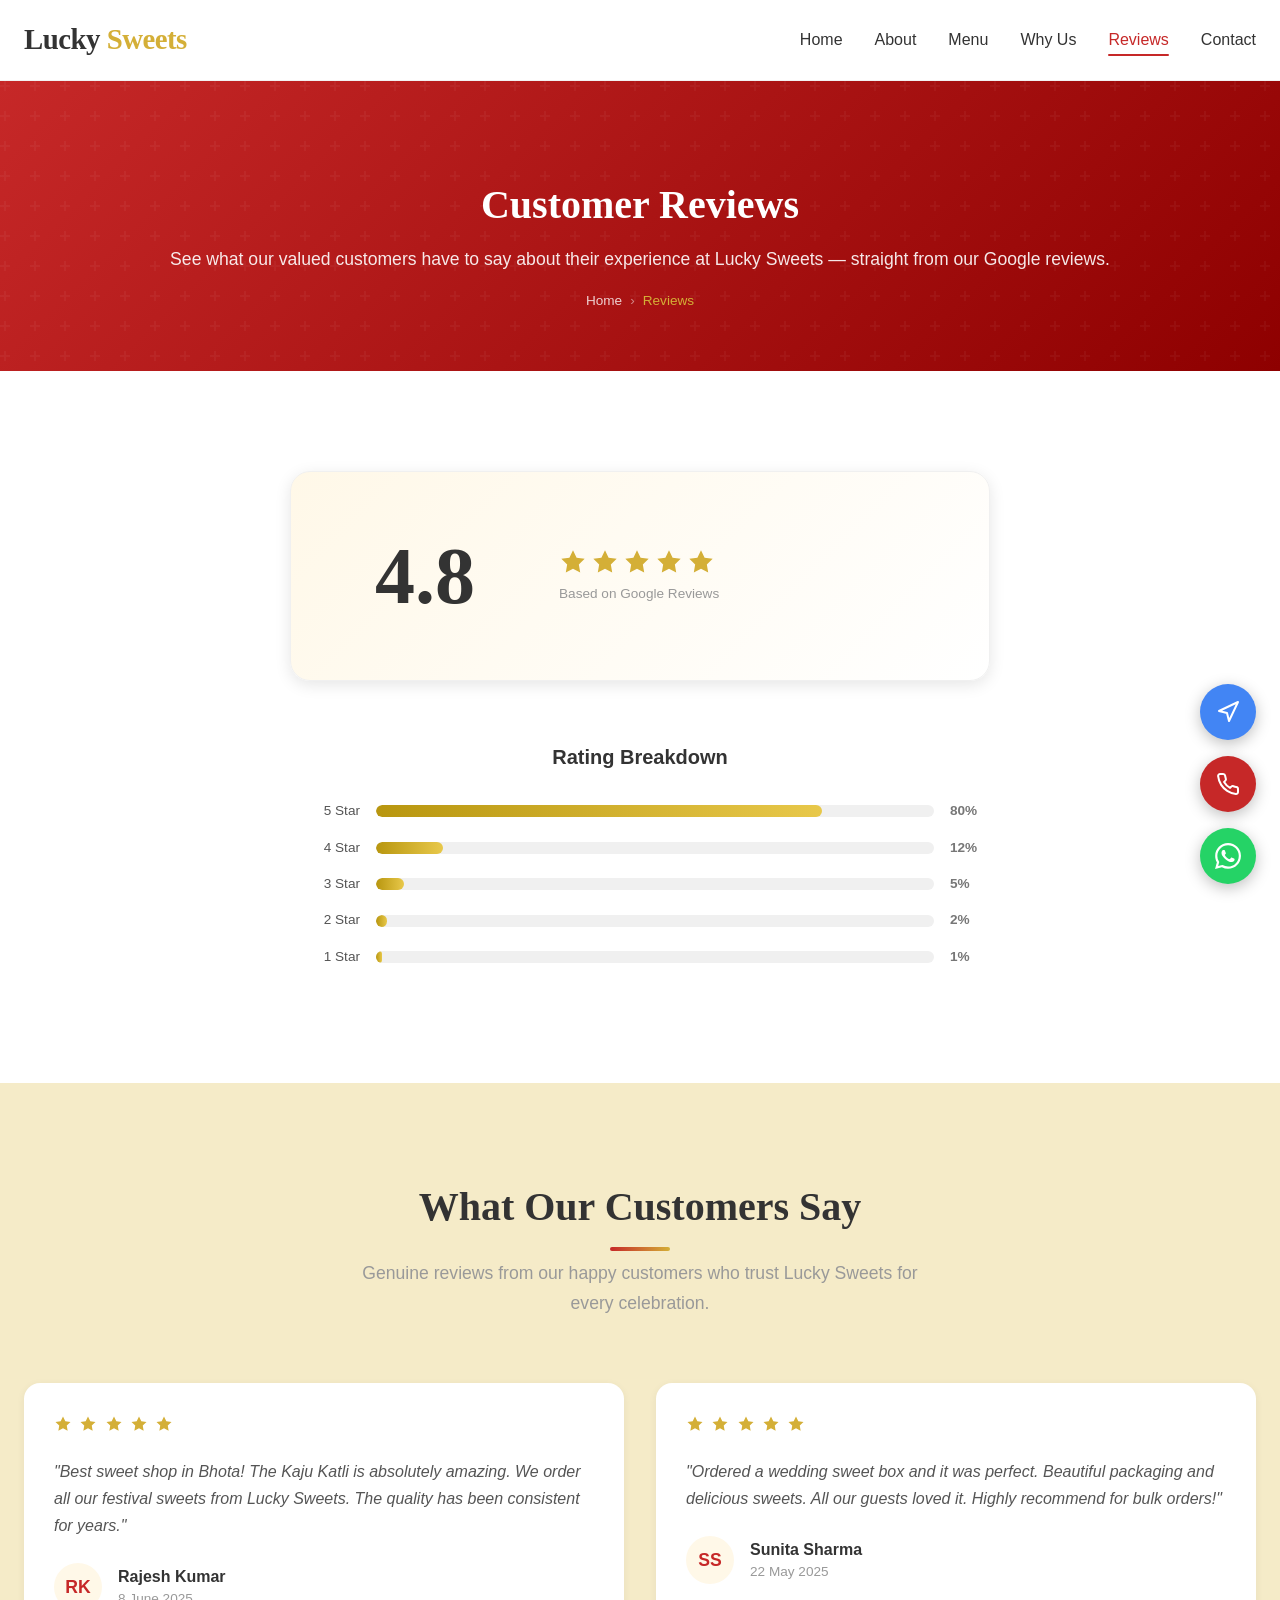
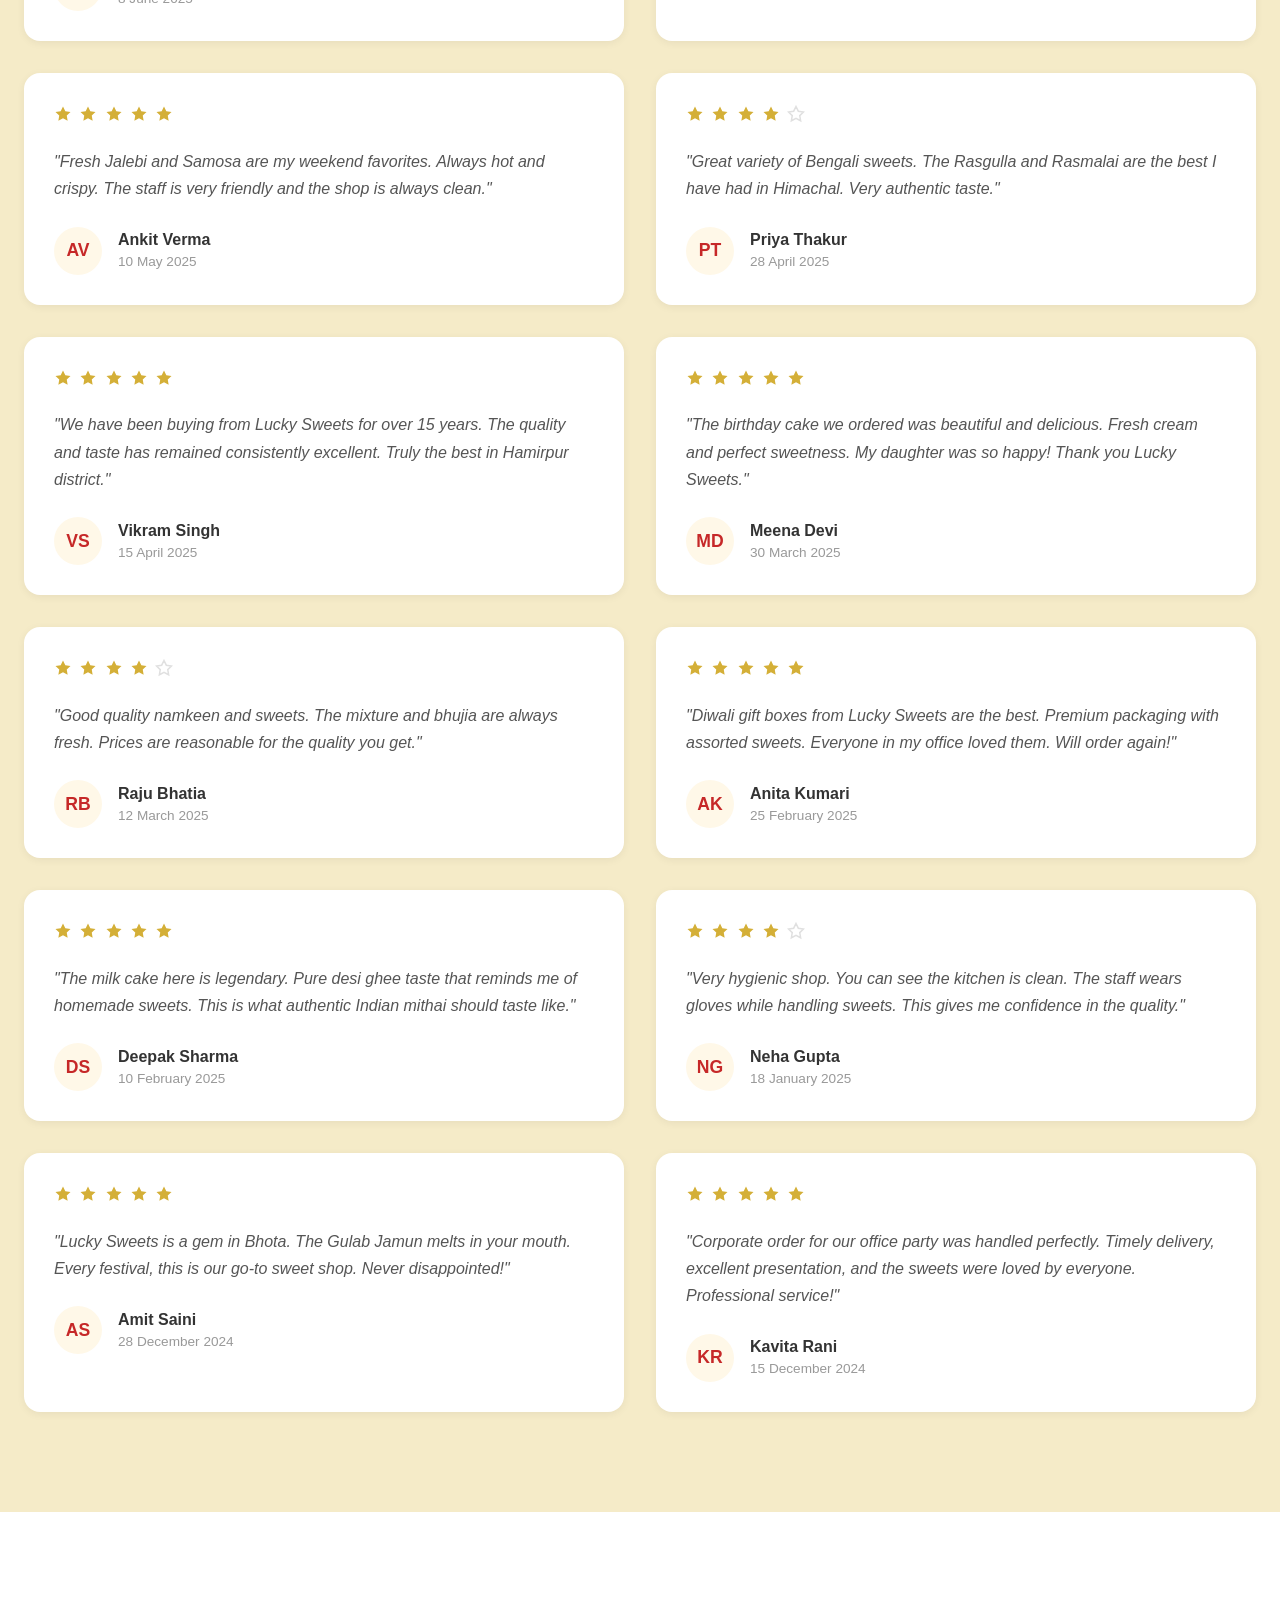
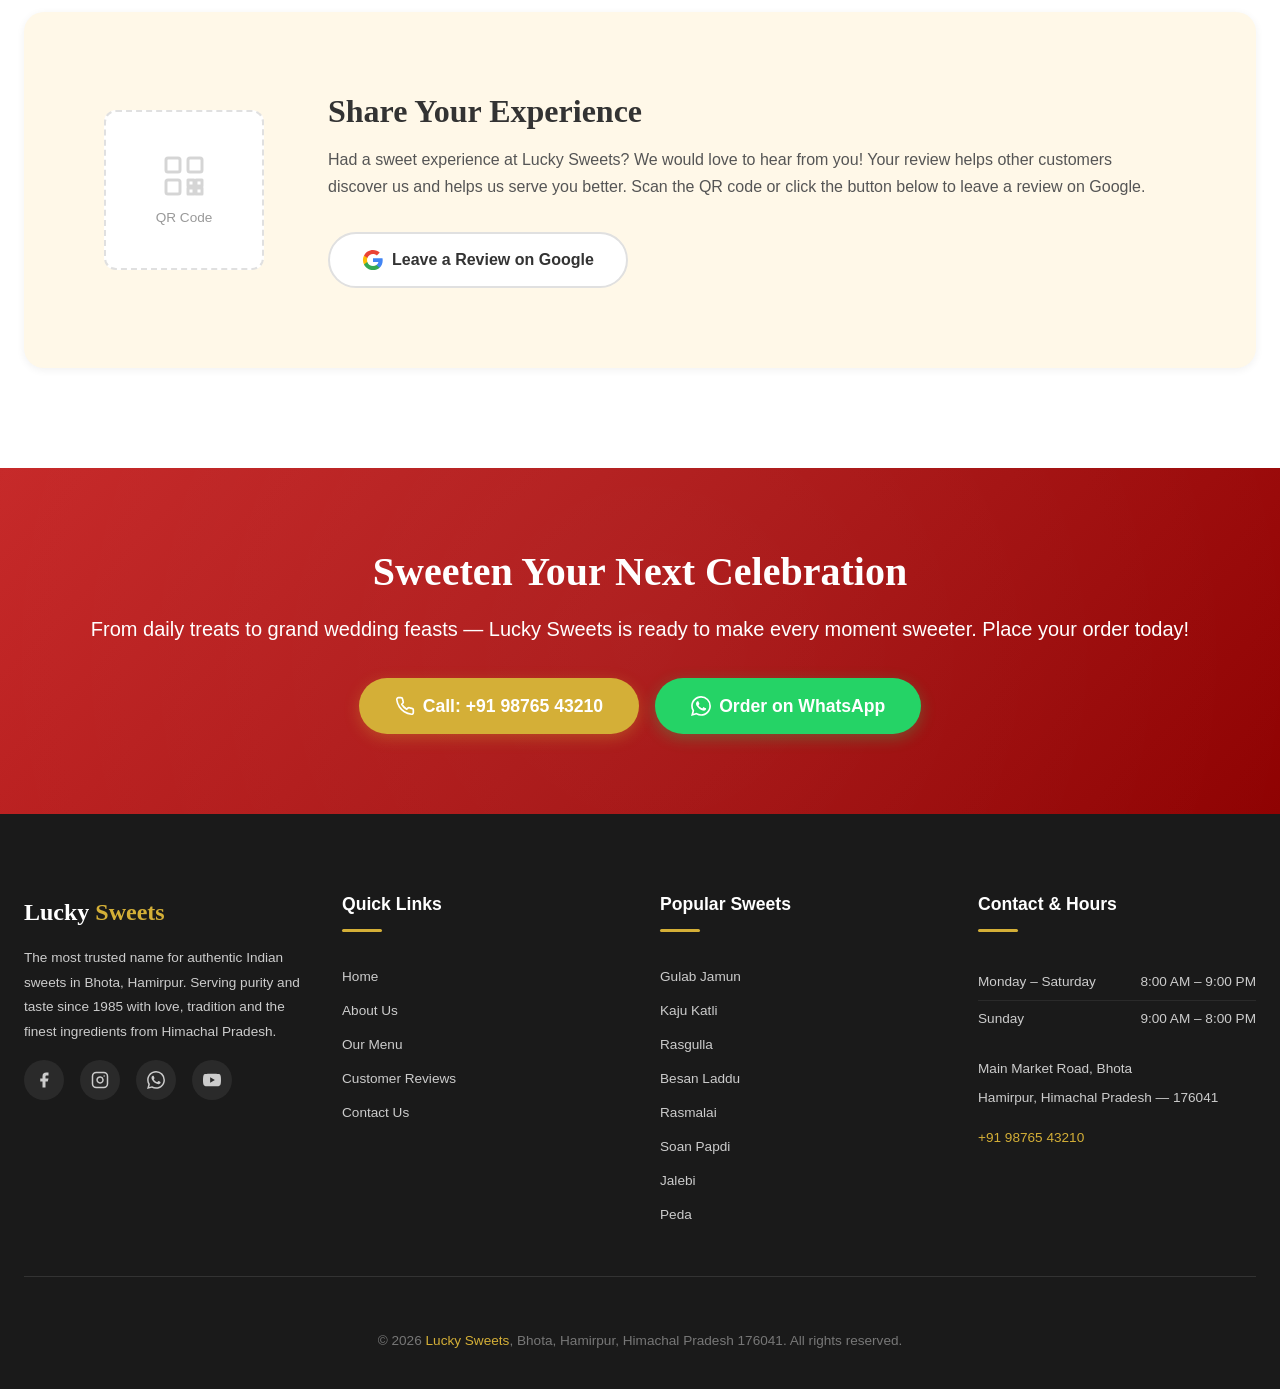
<file: reviews.html>
<!DOCTYPE html>
<html lang="en">
<head>
  <meta charset="UTF-8">
  <meta name="viewport" content="width=device-width, initial-scale=1.0">

  <!-- SEO Meta Tags -->
  <meta name="description" content="Read genuine customer reviews of Lucky Sweets, Bhota's top-rated Indian sweet shop. See why we have a 4.8★ Google rating for our handmade mithai, cakes and namkeen in Hamirpur, Himachal Pradesh.">
  <meta name="keywords" content="Lucky Sweets reviews, customer reviews Bhota sweets, Hamirpur sweet shop reviews, Lucky Sweets rating, Google reviews Lucky Sweets, best sweet shop Hamirpur, mithai reviews Himachal Pradesh">
  <meta name="author" content="Lucky Sweets">
  <meta name="robots" content="index, follow">
  <link rel="canonical" href="https://datyaltech-prog.github.io/luckysweets/reviews.html">

  <!-- Open Graph -->
  <meta property="og:title" content="Customer Reviews — Lucky Sweets, Bhota, Hamirpur">
  <meta property="og:description" content="Lucky Sweets has a 4.8★ rating on Google. Read what our customers say about our authentic Indian sweets, fresh bakery and premium namkeen.">
  <meta property="og:type" content="website">
  <meta property="og:locale" content="en_IN">
  <meta property="og:url" content="https://datyaltech-prog.github.io/luckysweets/reviews.html">
  <meta property="og:site_name" content="Lucky Sweets">
  <meta property="og:image" content="https://datyaltech-prog.github.io/luckysweets/images/welcome-sweet-shop.jpg">

  <!-- Twitter Card -->
  <meta name="twitter:card" content="summary_large_image">
  <meta name="twitter:title" content="Customer Reviews — Lucky Sweets">
  <meta name="twitter:description" content="Rated 4.8★ on Google. Read genuine customer reviews of Lucky Sweets in Bhota, Hamirpur.">

  <!-- Geo -->
  <meta name="geo.region" content="IN-HP">
  <meta name="geo.placename" content="Bhota, Hamirpur">

  <title>Customer Reviews — Lucky Sweets | 4.8★ Rated Sweet Shop, Bhota, Hamirpur</title>

  <!-- Preconnect to Google Fonts -->
  <link rel="preconnect" href="https://fonts.googleapis.com">
  <link rel="preconnect" href="https://fonts.gstatic.com" crossorigin>

  <!-- Stylesheets -->
  <link rel="stylesheet" href="css/style.css">
  <link rel="stylesheet" href="css/responsive.css">

  <!-- Favicon -->
  <link rel="icon" type="image/svg+xml" href="images/favicon/favicon.svg">
  <link rel="apple-touch-icon" href="images/favicon/favicon.svg">

  <!-- Reviews Page Specific Styles -->
  <style>
    /* Overall Rating Card */
    .overall-rating-card {
      background: linear-gradient(135deg, var(--color-cream) 0%, #fff 100%);
      border: 1px solid var(--color-border-light);
      border-radius: var(--radius-xl);
      padding: var(--space-3xl);
      display: flex;
      align-items: center;
      gap: var(--space-3xl);
      box-shadow: var(--shadow-md);
      max-width: 700px;
      margin: 0 auto;
    }

    .rating-big-number {
      font-family: 'Playfair Display', serif;
      font-size: 5rem;
      font-weight: var(--fw-extrabold);
      color: var(--color-text-dark);
      line-height: 1;
      min-width: 140px;
      text-align: center;
    }

    .rating-info {
      flex: 1;
    }

    .rating-stars-large {
      display: flex;
      align-items: center;
      gap: 4px;
      margin-bottom: var(--space-sm);
    }

    .rating-stars-large svg {
      width: 28px;
      height: 28px;
    }

    .rating-source {
      font-size: var(--fs-sm);
      color: var(--color-text-muted);
      font-weight: var(--fw-medium);
    }

    /* Rating Breakdown */
    .rating-breakdown {
      max-width: 700px;
      margin: var(--space-3xl) auto 0;
    }

    .rating-breakdown h3 {
      font-family: 'Poppins', sans-serif;
      font-size: var(--fs-lg);
      font-weight: var(--fw-semibold);
      color: var(--color-text-dark);
      margin-bottom: var(--space-xl);
      text-align: center;
    }

    .rating-bar-row {
      display: flex;
      align-items: center;
      gap: var(--space-md);
      margin-bottom: var(--space-md);
    }

    .rating-bar-label {
      font-size: var(--fs-sm);
      font-weight: var(--fw-medium);
      color: var(--color-text-medium);
      min-width: 70px;
      text-align: right;
    }

    .rating-bar-track {
      flex: 1;
      height: 12px;
      background: var(--color-border-light);
      border-radius: var(--radius-full);
      overflow: hidden;
    }

    .rating-bar-fill {
      height: 100%;
      border-radius: var(--radius-full);
      background: linear-gradient(90deg, var(--color-gold-dark), var(--color-gold-light));
      transition: width 1s ease-out;
    }

    .rating-bar-percent {
      font-size: var(--fs-sm);
      font-weight: var(--fw-semibold);
      color: var(--color-text-light);
      min-width: 40px;
    }

    /* Leave Review CTA */
    .leave-review-cta {
      background: var(--color-cream);
      border-radius: var(--radius-xl);
      padding: var(--space-4xl);
      display: flex;
      align-items: center;
      gap: var(--space-3xl);
      box-shadow: var(--shadow-sm);
    }

    .qr-placeholder {
      width: 160px;
      height: 160px;
      min-width: 160px;
      background: var(--color-white);
      border: 2px dashed var(--color-border);
      border-radius: var(--radius-md);
      display: flex;
      flex-direction: column;
      align-items: center;
      justify-content: center;
      gap: var(--space-sm);
      color: var(--color-text-muted);
      font-size: var(--fs-sm);
    }

    .qr-placeholder svg {
      width: 48px;
      height: 48px;
      opacity: 0.4;
    }

    .leave-review-content h3 {
      font-family: 'Playfair Display', serif;
      font-size: var(--fs-2xl);
      color: var(--color-text-dark);
      margin-bottom: var(--space-md);
    }

    .leave-review-content p {
      color: var(--color-text-medium);
      margin-bottom: var(--space-xl);
      line-height: var(--lh-relaxed);
    }

    .btn-google {
      display: inline-flex;
      align-items: center;
      gap: var(--space-sm);
      background: var(--color-white);
      color: var(--color-text-dark);
      padding: 14px 32px;
      border-radius: var(--radius-full);
      font-weight: var(--fw-semibold);
      font-size: var(--fs-base);
      border: 2px solid var(--color-border);
      transition: all var(--transition-base);
      text-decoration: none;
    }

    .btn-google:hover {
      border-color: var(--color-google-blue);
      box-shadow: 0 4px 16px rgba(66, 133, 244, 0.2);
      transform: translateY(-2px);
    }

    .btn-google svg {
      width: 22px;
      height: 22px;
    }

    /* Star SVG inline */
    .star-filled {
      fill: var(--color-gold);
      color: var(--color-gold);
    }

    .star-empty {
      fill: none;
      stroke: var(--color-border);
      stroke-width: 2;
    }

    /* Responsive for review page */
    @media (max-width: 768px) {
      .overall-rating-card {
        flex-direction: column;
        text-align: center;
        padding: var(--space-2xl);
        gap: var(--space-xl);
      }

      .rating-big-number {
        font-size: 4rem;
        min-width: auto;
      }

      .rating-stars-large {
        justify-content: center;
      }

      .leave-review-cta {
        flex-direction: column;
        text-align: center;
        padding: var(--space-2xl);
        gap: var(--space-xl);
      }

      .qr-placeholder {
        min-width: auto;
        width: 140px;
        height: 140px;
      }
    }

    @media (max-width: 480px) {
      .rating-bar-label {
        min-width: 55px;
        font-size: var(--fs-xs);
      }

      .rating-bar-percent {
        min-width: 35px;
        font-size: var(--fs-xs);
      }
    }
  </style>

  <!-- Schema.org BreadcrumbList -->
  <script type="application/ld+json">
  {
    "@context": "https://schema.org",
    "@type": "BreadcrumbList",
    "itemListElement": [
      {
        "@type": "ListItem",
        "position": 1,
        "name": "Home",
        "item": "https://datyaltech-prog.github.io/luckysweets/index.html"
      },
      {
        "@type": "ListItem",
        "position": 2,
        "name": "Reviews",
        "item": "https://datyaltech-prog.github.io/luckysweets/reviews.html"
      }
    ]
  }
  </script>

  <!-- Schema.org AggregateRating -->
  <script type="application/ld+json">
  {
    "@context": "https://schema.org",
    "@type": "Store",
    "name": "Lucky Sweets",
    "description": "Premium Indian sweet shop in Bhota, Hamirpur, Himachal Pradesh serving authentic handmade mithai since 1985.",
    "address": {
      "@type": "PostalAddress",
      "streetAddress": "Main Market Road, Bhota",
      "addressLocality": "Bhota",
      "addressRegion": "Himachal Pradesh",
      "postalCode": "176041",
      "addressCountry": "IN"
    },
    "geo": {
      "@type": "GeoCoordinates",
      "latitude": "31.68",
      "longitude": "76.18"
    },
    "telephone": "+91-98765-43210",
    "url": "https://datyaltech-prog.github.io/luckysweets/reviews.html",
    "aggregateRating": {
      "@type": "AggregateRating",
      "ratingValue": "4.8",
      "bestRating": "5",
      "worstRating": "1",
      "ratingCount": "248",
      "reviewCount": "248"
    },
    "review": [
      {
        "@type": "Review",
        "author": { "@type": "Person", "name": "Rajesh Kumar" },
        "datePublished": "2025-06-08",
        "reviewRating": { "@type": "Rating", "ratingValue": "5", "bestRating": "5" },
        "reviewBody": "Best sweet shop in Bhota! The Kaju Katli is absolutely amazing. We order all our festival sweets from Lucky Sweets. The quality has been consistent for years."
      },
      {
        "@type": "Review",
        "author": { "@type": "Person", "name": "Sunita Sharma" },
        "datePublished": "2025-05-22",
        "reviewRating": { "@type": "Rating", "ratingValue": "5", "bestRating": "5" },
        "reviewBody": "Ordered a wedding sweet box and it was perfect. Beautiful packaging and delicious sweets. All our guests loved it. Highly recommend for bulk orders!"
      },
      {
        "@type": "Review",
        "author": { "@type": "Person", "name": "Ankit Verma" },
        "datePublished": "2025-05-10",
        "reviewRating": { "@type": "Rating", "ratingValue": "5", "bestRating": "5" },
        "reviewBody": "Fresh Jalebi and Samosa are my weekend favorites. Always hot and crispy. The staff is very friendly and the shop is always clean."
      },
      {
        "@type": "Review",
        "author": { "@type": "Person", "name": "Priya Thakur" },
        "datePublished": "2025-04-28",
        "reviewRating": { "@type": "Rating", "ratingValue": "4", "bestRating": "5" },
        "reviewBody": "Great variety of Bengali sweets. The Rasgulla and Rasmalai are the best I have had in Himachal. Very authentic taste."
      },
      {
        "@type": "Review",
        "author": { "@type": "Person", "name": "Vikram Singh" },
        "datePublished": "2025-04-15",
        "reviewRating": { "@type": "Rating", "ratingValue": "5", "bestRating": "5" },
        "reviewBody": "We have been buying from Lucky Sweets for over 15 years. The quality and taste has remained consistently excellent. Truly the best in Hamirpur district."
      },
      {
        "@type": "Review",
        "author": { "@type": "Person", "name": "Meena Devi" },
        "datePublished": "2025-03-30",
        "reviewRating": { "@type": "Rating", "ratingValue": "5", "bestRating": "5" },
        "reviewBody": "The birthday cake we ordered was beautiful and delicious. Fresh cream and perfect sweetness. My daughter was so happy! Thank you Lucky Sweets."
      },
      {
        "@type": "Review",
        "author": { "@type": "Person", "name": "Raju Bhatia" },
        "datePublished": "2025-03-12",
        "reviewRating": { "@type": "Rating", "ratingValue": "4", "bestRating": "5" },
        "reviewBody": "Good quality namkeen and sweets. The mixture and bhujia are always fresh. Prices are reasonable for the quality you get."
      },
      {
        "@type": "Review",
        "author": { "@type": "Person", "name": "Anita Kumari" },
        "datePublished": "2025-02-25",
        "reviewRating": { "@type": "Rating", "ratingValue": "5", "bestRating": "5" },
        "reviewBody": "Diwali gift boxes from Lucky Sweets are the best. Premium packaging with assorted sweets. Everyone in my office loved them. Will order again!"
      },
      {
        "@type": "Review",
        "author": { "@type": "Person", "name": "Deepak Sharma" },
        "datePublished": "2025-02-10",
        "reviewRating": { "@type": "Rating", "ratingValue": "5", "bestRating": "5" },
        "reviewBody": "The milk cake here is legendary. Pure desi ghee taste that reminds me of homemade sweets. This is what authentic Indian mithai should taste like."
      },
      {
        "@type": "Review",
        "author": { "@type": "Person", "name": "Neha Gupta" },
        "datePublished": "2025-01-18",
        "reviewRating": { "@type": "Rating", "ratingValue": "4", "bestRating": "5" },
        "reviewBody": "Very hygienic shop. You can see the kitchen is clean. The staff wears gloves while handling sweets. This gives me confidence in the quality."
      },
      {
        "@type": "Review",
        "author": { "@type": "Person", "name": "Amit Saini" },
        "datePublished": "2024-12-28",
        "reviewRating": { "@type": "Rating", "ratingValue": "5", "bestRating": "5" },
        "reviewBody": "Lucky Sweets is a gem in Bhota. The Gulab Jamun melts in your mouth. Every festival, this is our go-to sweet shop. Never disappointed!"
      },
      {
        "@type": "Review",
        "author": { "@type": "Person", "name": "Kavita Rani" },
        "datePublished": "2024-12-15",
        "reviewRating": { "@type": "Rating", "ratingValue": "5", "bestRating": "5" },
        "reviewBody": "Corporate order for our office party was handled perfectly. Timely delivery, excellent presentation, and the sweets were loved by everyone. Professional service!"
      }
    ]
  }
  </script>
  <!-- Web App Manifest -->
  <link rel="manifest" href="manifest.json">
  <meta name="theme-color" content="#C62828">
</head>
<body>

  <!-- ================================================================
       HEADER / NAVIGATION
       ================================================================ -->
  <header class="header" role="banner">
    <div class="header-inner">

      <!-- Logo -->
      <a href="index.html" class="logo" aria-label="Lucky Sweets — Home">
        Lucky <span>Sweets</span>
      </a>

      <!-- Desktop Navigation -->
      <nav aria-label="Main navigation">
        <ul class="nav-list">
          <li><a href="index.html" class="nav-link">Home</a></li>
          <li><a href="about.html" class="nav-link">About</a></li>
          <li><a href="index.html#menu" class="nav-link">Menu</a></li>
          <li><a href="index.html#why-us" class="nav-link">Why Us</a></li>
          <li><a href="reviews.html" class="nav-link active">Reviews</a></li>
          <li><a href="index.html#contact" class="nav-link">Contact</a></li>
        </ul>
      </nav>

      <!-- Hamburger Menu (Mobile) -->
      <button class="hamburger" aria-label="Open menu" aria-expanded="false">
        <span></span>
        <span></span>
        <span></span>
      </button>

    </div>
  </header>

  <!-- Mobile Navigation Overlay -->
  <div class="mobile-nav" aria-hidden="true"></div>
  <div class="mobile-nav-panel" aria-label="Mobile navigation">
    <button class="mobile-nav-close" aria-label="Close menu">✕</button>
    <ul class="nav-list">
      <li><a href="index.html" class="nav-link mobile-nav-link">Home</a></li>
      <li><a href="about.html" class="nav-link mobile-nav-link">About</a></li>
      <li><a href="index.html#menu" class="nav-link mobile-nav-link">Menu</a></li>
      <li><a href="index.html#why-us" class="nav-link mobile-nav-link">Why Us</a></li>
      <li><a href="reviews.html" class="nav-link mobile-nav-link active">Reviews</a></li>
      <li><a href="index.html#contact" class="nav-link mobile-nav-link">Contact</a></li>
    </ul>
  </div>

  <!-- ================================================================
       PAGE HEADER WITH BREADCRUMB
       ================================================================ -->
  <section class="page-header">
    <div class="container">
      <h1>Customer Reviews</h1>
      <p>See what our valued customers have to say about their experience at Lucky Sweets — straight from our Google reviews.</p>
      <nav class="breadcrumb" aria-label="Breadcrumb">
        <a href="index.html">Home</a>
        <span class="separator">›</span>
        <span>Reviews</span>
      </nav>
    </div>
  </section>

  <!-- ================================================================
       OVERALL RATING DISPLAY
       ================================================================ -->
  <section class="section">
    <div class="container">
      <div class="overall-rating-card fade-in">
        <div class="rating-big-number">4.8</div>
        <div class="rating-info">
          <div class="rating-stars-large">
            <svg xmlns="http://www.w3.org/2000/svg" viewBox="0 0 24 24" class="star-filled"><path d="M12 2l3.09 6.26L22 9.27l-5 4.87 1.18 6.88L12 17.77l-6.18 3.25L7 14.14 2 9.27l6.91-1.01L12 2z"/></svg>
            <svg xmlns="http://www.w3.org/2000/svg" viewBox="0 0 24 24" class="star-filled"><path d="M12 2l3.09 6.26L22 9.27l-5 4.87 1.18 6.88L12 17.77l-6.18 3.25L7 14.14 2 9.27l6.91-1.01L12 2z"/></svg>
            <svg xmlns="http://www.w3.org/2000/svg" viewBox="0 0 24 24" class="star-filled"><path d="M12 2l3.09 6.26L22 9.27l-5 4.87 1.18 6.88L12 17.77l-6.18 3.25L7 14.14 2 9.27l6.91-1.01L12 2z"/></svg>
            <svg xmlns="http://www.w3.org/2000/svg" viewBox="0 0 24 24" class="star-filled"><path d="M12 2l3.09 6.26L22 9.27l-5 4.87 1.18 6.88L12 17.77l-6.18 3.25L7 14.14 2 9.27l6.91-1.01L12 2z"/></svg>
            <svg xmlns="http://www.w3.org/2000/svg" viewBox="0 0 24 24" class="star-filled"><path d="M12 2l3.09 6.26L22 9.27l-5 4.87 1.18 6.88L12 17.77l-6.18 3.25L7 14.14 2 9.27l6.91-1.01L12 2z"/></svg>
          </div>
          <div class="rating-source">Based on Google Reviews</div>
        </div>
      </div>

      <!-- Rating Breakdown -->
      <div class="rating-breakdown fade-in">
        <h3>Rating Breakdown</h3>

        <div class="rating-bar-row">
          <span class="rating-bar-label">5 Star</span>
          <div class="rating-bar-track"><div class="rating-bar-fill" style="width: 80%;"></div></div>
          <span class="rating-bar-percent">80%</span>
        </div>

        <div class="rating-bar-row">
          <span class="rating-bar-label">4 Star</span>
          <div class="rating-bar-track"><div class="rating-bar-fill" style="width: 12%;"></div></div>
          <span class="rating-bar-percent">12%</span>
        </div>

        <div class="rating-bar-row">
          <span class="rating-bar-label">3 Star</span>
          <div class="rating-bar-track"><div class="rating-bar-fill" style="width: 5%;"></div></div>
          <span class="rating-bar-percent">5%</span>
        </div>

        <div class="rating-bar-row">
          <span class="rating-bar-label">2 Star</span>
          <div class="rating-bar-track"><div class="rating-bar-fill" style="width: 2%;"></div></div>
          <span class="rating-bar-percent">2%</span>
        </div>

        <div class="rating-bar-row">
          <span class="rating-bar-label">1 Star</span>
          <div class="rating-bar-track"><div class="rating-bar-fill" style="width: 1%;"></div></div>
          <span class="rating-bar-percent">1%</span>
        </div>

      </div>
    </div>
  </section>

  <!-- ================================================================
       REVIEWS GRID
       ================================================================ -->
  <section class="section" style="background: var(--color-cream-dark);">
    <div class="container">
      <h2 class="section-title fade-in">What Our Customers Say</h2>
      <p class="section-subtitle fade-in">Genuine reviews from our happy customers who trust Lucky Sweets for every celebration.</p>

      <div class="grid-2" style="margin-top: var(--space-2xl);">

        <!-- Review 1: Rajesh Kumar -->
        <div class="review-card fade-in">
          <div class="stars">
            <svg xmlns="http://www.w3.org/2000/svg" width="18" height="18" viewBox="0 0 24 24" class="star-filled"><path d="M12 2l3.09 6.26L22 9.27l-5 4.87 1.18 6.88L12 17.77l-6.18 3.25L7 14.14 2 9.27l6.91-1.01L12 2z"/></svg>
            <svg xmlns="http://www.w3.org/2000/svg" width="18" height="18" viewBox="0 0 24 24" class="star-filled"><path d="M12 2l3.09 6.26L22 9.27l-5 4.87 1.18 6.88L12 17.77l-6.18 3.25L7 14.14 2 9.27l6.91-1.01L12 2z"/></svg>
            <svg xmlns="http://www.w3.org/2000/svg" width="18" height="18" viewBox="0 0 24 24" class="star-filled"><path d="M12 2l3.09 6.26L22 9.27l-5 4.87 1.18 6.88L12 17.77l-6.18 3.25L7 14.14 2 9.27l6.91-1.01L12 2z"/></svg>
            <svg xmlns="http://www.w3.org/2000/svg" width="18" height="18" viewBox="0 0 24 24" class="star-filled"><path d="M12 2l3.09 6.26L22 9.27l-5 4.87 1.18 6.88L12 17.77l-6.18 3.25L7 14.14 2 9.27l6.91-1.01L12 2z"/></svg>
            <svg xmlns="http://www.w3.org/2000/svg" width="18" height="18" viewBox="0 0 24 24" class="star-filled"><path d="M12 2l3.09 6.26L22 9.27l-5 4.87 1.18 6.88L12 17.77l-6.18 3.25L7 14.14 2 9.27l6.91-1.01L12 2z"/></svg>
          </div>
          <p class="review-text">"Best sweet shop in Bhota! The Kaju Katli is absolutely amazing. We order all our festival sweets from Lucky Sweets. The quality has been consistent for years."</p>
          <div class="reviewer">
            <div class="reviewer-avatar">RK</div>
            <div>
              <div class="reviewer-name">Rajesh Kumar</div>
              <div class="reviewer-date">8 June 2025</div>
            </div>
          </div>
        </div>

        <!-- Review 2: Sunita Sharma -->
        <div class="review-card fade-in">
          <div class="stars">
            <svg xmlns="http://www.w3.org/2000/svg" width="18" height="18" viewBox="0 0 24 24" class="star-filled"><path d="M12 2l3.09 6.26L22 9.27l-5 4.87 1.18 6.88L12 17.77l-6.18 3.25L7 14.14 2 9.27l6.91-1.01L12 2z"/></svg>
            <svg xmlns="http://www.w3.org/2000/svg" width="18" height="18" viewBox="0 0 24 24" class="star-filled"><path d="M12 2l3.09 6.26L22 9.27l-5 4.87 1.18 6.88L12 17.77l-6.18 3.25L7 14.14 2 9.27l6.91-1.01L12 2z"/></svg>
            <svg xmlns="http://www.w3.org/2000/svg" width="18" height="18" viewBox="0 0 24 24" class="star-filled"><path d="M12 2l3.09 6.26L22 9.27l-5 4.87 1.18 6.88L12 17.77l-6.18 3.25L7 14.14 2 9.27l6.91-1.01L12 2z"/></svg>
            <svg xmlns="http://www.w3.org/2000/svg" width="18" height="18" viewBox="0 0 24 24" class="star-filled"><path d="M12 2l3.09 6.26L22 9.27l-5 4.87 1.18 6.88L12 17.77l-6.18 3.25L7 14.14 2 9.27l6.91-1.01L12 2z"/></svg>
            <svg xmlns="http://www.w3.org/2000/svg" width="18" height="18" viewBox="0 0 24 24" class="star-filled"><path d="M12 2l3.09 6.26L22 9.27l-5 4.87 1.18 6.88L12 17.77l-6.18 3.25L7 14.14 2 9.27l6.91-1.01L12 2z"/></svg>
          </div>
          <p class="review-text">"Ordered a wedding sweet box and it was perfect. Beautiful packaging and delicious sweets. All our guests loved it. Highly recommend for bulk orders!"</p>
          <div class="reviewer">
            <div class="reviewer-avatar">SS</div>
            <div>
              <div class="reviewer-name">Sunita Sharma</div>
              <div class="reviewer-date">22 May 2025</div>
            </div>
          </div>
        </div>

        <!-- Review 3: Ankit Verma -->
        <div class="review-card fade-in">
          <div class="stars">
            <svg xmlns="http://www.w3.org/2000/svg" width="18" height="18" viewBox="0 0 24 24" class="star-filled"><path d="M12 2l3.09 6.26L22 9.27l-5 4.87 1.18 6.88L12 17.77l-6.18 3.25L7 14.14 2 9.27l6.91-1.01L12 2z"/></svg>
            <svg xmlns="http://www.w3.org/2000/svg" width="18" height="18" viewBox="0 0 24 24" class="star-filled"><path d="M12 2l3.09 6.26L22 9.27l-5 4.87 1.18 6.88L12 17.77l-6.18 3.25L7 14.14 2 9.27l6.91-1.01L12 2z"/></svg>
            <svg xmlns="http://www.w3.org/2000/svg" width="18" height="18" viewBox="0 0 24 24" class="star-filled"><path d="M12 2l3.09 6.26L22 9.27l-5 4.87 1.18 6.88L12 17.77l-6.18 3.25L7 14.14 2 9.27l6.91-1.01L12 2z"/></svg>
            <svg xmlns="http://www.w3.org/2000/svg" width="18" height="18" viewBox="0 0 24 24" class="star-filled"><path d="M12 2l3.09 6.26L22 9.27l-5 4.87 1.18 6.88L12 17.77l-6.18 3.25L7 14.14 2 9.27l6.91-1.01L12 2z"/></svg>
            <svg xmlns="http://www.w3.org/2000/svg" width="18" height="18" viewBox="0 0 24 24" class="star-filled"><path d="M12 2l3.09 6.26L22 9.27l-5 4.87 1.18 6.88L12 17.77l-6.18 3.25L7 14.14 2 9.27l6.91-1.01L12 2z"/></svg>
          </div>
          <p class="review-text">"Fresh Jalebi and Samosa are my weekend favorites. Always hot and crispy. The staff is very friendly and the shop is always clean."</p>
          <div class="reviewer">
            <div class="reviewer-avatar">AV</div>
            <div>
              <div class="reviewer-name">Ankit Verma</div>
              <div class="reviewer-date">10 May 2025</div>
            </div>
          </div>
        </div>

        <!-- Review 4: Priya Thakur -->
        <div class="review-card fade-in">
          <div class="stars">
            <svg xmlns="http://www.w3.org/2000/svg" width="18" height="18" viewBox="0 0 24 24" class="star-filled"><path d="M12 2l3.09 6.26L22 9.27l-5 4.87 1.18 6.88L12 17.77l-6.18 3.25L7 14.14 2 9.27l6.91-1.01L12 2z"/></svg>
            <svg xmlns="http://www.w3.org/2000/svg" width="18" height="18" viewBox="0 0 24 24" class="star-filled"><path d="M12 2l3.09 6.26L22 9.27l-5 4.87 1.18 6.88L12 17.77l-6.18 3.25L7 14.14 2 9.27l6.91-1.01L12 2z"/></svg>
            <svg xmlns="http://www.w3.org/2000/svg" width="18" height="18" viewBox="0 0 24 24" class="star-filled"><path d="M12 2l3.09 6.26L22 9.27l-5 4.87 1.18 6.88L12 17.77l-6.18 3.25L7 14.14 2 9.27l6.91-1.01L12 2z"/></svg>
            <svg xmlns="http://www.w3.org/2000/svg" width="18" height="18" viewBox="0 0 24 24" class="star-filled"><path d="M12 2l3.09 6.26L22 9.27l-5 4.87 1.18 6.88L12 17.77l-6.18 3.25L7 14.14 2 9.27l6.91-1.01L12 2z"/></svg>
            <svg xmlns="http://www.w3.org/2000/svg" width="18" height="18" viewBox="0 0 24 24" class="star-empty"><path d="M12 2l3.09 6.26L22 9.27l-5 4.87 1.18 6.88L12 17.77l-6.18 3.25L7 14.14 2 9.27l6.91-1.01L12 2z"/></svg>
          </div>
          <p class="review-text">"Great variety of Bengali sweets. The Rasgulla and Rasmalai are the best I have had in Himachal. Very authentic taste."</p>
          <div class="reviewer">
            <div class="reviewer-avatar">PT</div>
            <div>
              <div class="reviewer-name">Priya Thakur</div>
              <div class="reviewer-date">28 April 2025</div>
            </div>
          </div>
        </div>

        <!-- Review 5: Vikram Singh -->
        <div class="review-card fade-in">
          <div class="stars">
            <svg xmlns="http://www.w3.org/2000/svg" width="18" height="18" viewBox="0 0 24 24" class="star-filled"><path d="M12 2l3.09 6.26L22 9.27l-5 4.87 1.18 6.88L12 17.77l-6.18 3.25L7 14.14 2 9.27l6.91-1.01L12 2z"/></svg>
            <svg xmlns="http://www.w3.org/2000/svg" width="18" height="18" viewBox="0 0 24 24" class="star-filled"><path d="M12 2l3.09 6.26L22 9.27l-5 4.87 1.18 6.88L12 17.77l-6.18 3.25L7 14.14 2 9.27l6.91-1.01L12 2z"/></svg>
            <svg xmlns="http://www.w3.org/2000/svg" width="18" height="18" viewBox="0 0 24 24" class="star-filled"><path d="M12 2l3.09 6.26L22 9.27l-5 4.87 1.18 6.88L12 17.77l-6.18 3.25L7 14.14 2 9.27l6.91-1.01L12 2z"/></svg>
            <svg xmlns="http://www.w3.org/2000/svg" width="18" height="18" viewBox="0 0 24 24" class="star-filled"><path d="M12 2l3.09 6.26L22 9.27l-5 4.87 1.18 6.88L12 17.77l-6.18 3.25L7 14.14 2 9.27l6.91-1.01L12 2z"/></svg>
            <svg xmlns="http://www.w3.org/2000/svg" width="18" height="18" viewBox="0 0 24 24" class="star-filled"><path d="M12 2l3.09 6.26L22 9.27l-5 4.87 1.18 6.88L12 17.77l-6.18 3.25L7 14.14 2 9.27l6.91-1.01L12 2z"/></svg>
          </div>
          <p class="review-text">"We have been buying from Lucky Sweets for over 15 years. The quality and taste has remained consistently excellent. Truly the best in Hamirpur district."</p>
          <div class="reviewer">
            <div class="reviewer-avatar">VS</div>
            <div>
              <div class="reviewer-name">Vikram Singh</div>
              <div class="reviewer-date">15 April 2025</div>
            </div>
          </div>
        </div>

        <!-- Review 6: Meena Devi -->
        <div class="review-card fade-in">
          <div class="stars">
            <svg xmlns="http://www.w3.org/2000/svg" width="18" height="18" viewBox="0 0 24 24" class="star-filled"><path d="M12 2l3.09 6.26L22 9.27l-5 4.87 1.18 6.88L12 17.77l-6.18 3.25L7 14.14 2 9.27l6.91-1.01L12 2z"/></svg>
            <svg xmlns="http://www.w3.org/2000/svg" width="18" height="18" viewBox="0 0 24 24" class="star-filled"><path d="M12 2l3.09 6.26L22 9.27l-5 4.87 1.18 6.88L12 17.77l-6.18 3.25L7 14.14 2 9.27l6.91-1.01L12 2z"/></svg>
            <svg xmlns="http://www.w3.org/2000/svg" width="18" height="18" viewBox="0 0 24 24" class="star-filled"><path d="M12 2l3.09 6.26L22 9.27l-5 4.87 1.18 6.88L12 17.77l-6.18 3.25L7 14.14 2 9.27l6.91-1.01L12 2z"/></svg>
            <svg xmlns="http://www.w3.org/2000/svg" width="18" height="18" viewBox="0 0 24 24" class="star-filled"><path d="M12 2l3.09 6.26L22 9.27l-5 4.87 1.18 6.88L12 17.77l-6.18 3.25L7 14.14 2 9.27l6.91-1.01L12 2z"/></svg>
            <svg xmlns="http://www.w3.org/2000/svg" width="18" height="18" viewBox="0 0 24 24" class="star-filled"><path d="M12 2l3.09 6.26L22 9.27l-5 4.87 1.18 6.88L12 17.77l-6.18 3.25L7 14.14 2 9.27l6.91-1.01L12 2z"/></svg>
          </div>
          <p class="review-text">"The birthday cake we ordered was beautiful and delicious. Fresh cream and perfect sweetness. My daughter was so happy! Thank you Lucky Sweets."</p>
          <div class="reviewer">
            <div class="reviewer-avatar">MD</div>
            <div>
              <div class="reviewer-name">Meena Devi</div>
              <div class="reviewer-date">30 March 2025</div>
            </div>
          </div>
        </div>

        <!-- Review 7: Raju Bhatia -->
        <div class="review-card fade-in">
          <div class="stars">
            <svg xmlns="http://www.w3.org/2000/svg" width="18" height="18" viewBox="0 0 24 24" class="star-filled"><path d="M12 2l3.09 6.26L22 9.27l-5 4.87 1.18 6.88L12 17.77l-6.18 3.25L7 14.14 2 9.27l6.91-1.01L12 2z"/></svg>
            <svg xmlns="http://www.w3.org/2000/svg" width="18" height="18" viewBox="0 0 24 24" class="star-filled"><path d="M12 2l3.09 6.26L22 9.27l-5 4.87 1.18 6.88L12 17.77l-6.18 3.25L7 14.14 2 9.27l6.91-1.01L12 2z"/></svg>
            <svg xmlns="http://www.w3.org/2000/svg" width="18" height="18" viewBox="0 0 24 24" class="star-filled"><path d="M12 2l3.09 6.26L22 9.27l-5 4.87 1.18 6.88L12 17.77l-6.18 3.25L7 14.14 2 9.27l6.91-1.01L12 2z"/></svg>
            <svg xmlns="http://www.w3.org/2000/svg" width="18" height="18" viewBox="0 0 24 24" class="star-filled"><path d="M12 2l3.09 6.26L22 9.27l-5 4.87 1.18 6.88L12 17.77l-6.18 3.25L7 14.14 2 9.27l6.91-1.01L12 2z"/></svg>
            <svg xmlns="http://www.w3.org/2000/svg" width="18" height="18" viewBox="0 0 24 24" class="star-empty"><path d="M12 2l3.09 6.26L22 9.27l-5 4.87 1.18 6.88L12 17.77l-6.18 3.25L7 14.14 2 9.27l6.91-1.01L12 2z"/></svg>
          </div>
          <p class="review-text">"Good quality namkeen and sweets. The mixture and bhujia are always fresh. Prices are reasonable for the quality you get."</p>
          <div class="reviewer">
            <div class="reviewer-avatar">RB</div>
            <div>
              <div class="reviewer-name">Raju Bhatia</div>
              <div class="reviewer-date">12 March 2025</div>
            </div>
          </div>
        </div>

        <!-- Review 8: Anita Kumari -->
        <div class="review-card fade-in">
          <div class="stars">
            <svg xmlns="http://www.w3.org/2000/svg" width="18" height="18" viewBox="0 0 24 24" class="star-filled"><path d="M12 2l3.09 6.26L22 9.27l-5 4.87 1.18 6.88L12 17.77l-6.18 3.25L7 14.14 2 9.27l6.91-1.01L12 2z"/></svg>
            <svg xmlns="http://www.w3.org/2000/svg" width="18" height="18" viewBox="0 0 24 24" class="star-filled"><path d="M12 2l3.09 6.26L22 9.27l-5 4.87 1.18 6.88L12 17.77l-6.18 3.25L7 14.14 2 9.27l6.91-1.01L12 2z"/></svg>
            <svg xmlns="http://www.w3.org/2000/svg" width="18" height="18" viewBox="0 0 24 24" class="star-filled"><path d="M12 2l3.09 6.26L22 9.27l-5 4.87 1.18 6.88L12 17.77l-6.18 3.25L7 14.14 2 9.27l6.91-1.01L12 2z"/></svg>
            <svg xmlns="http://www.w3.org/2000/svg" width="18" height="18" viewBox="0 0 24 24" class="star-filled"><path d="M12 2l3.09 6.26L22 9.27l-5 4.87 1.18 6.88L12 17.77l-6.18 3.25L7 14.14 2 9.27l6.91-1.01L12 2z"/></svg>
            <svg xmlns="http://www.w3.org/2000/svg" width="18" height="18" viewBox="0 0 24 24" class="star-filled"><path d="M12 2l3.09 6.26L22 9.27l-5 4.87 1.18 6.88L12 17.77l-6.18 3.25L7 14.14 2 9.27l6.91-1.01L12 2z"/></svg>
          </div>
          <p class="review-text">"Diwali gift boxes from Lucky Sweets are the best. Premium packaging with assorted sweets. Everyone in my office loved them. Will order again!"</p>
          <div class="reviewer">
            <div class="reviewer-avatar">AK</div>
            <div>
              <div class="reviewer-name">Anita Kumari</div>
              <div class="reviewer-date">25 February 2025</div>
            </div>
          </div>
        </div>

        <!-- Review 9: Deepak Sharma -->
        <div class="review-card fade-in">
          <div class="stars">
            <svg xmlns="http://www.w3.org/2000/svg" width="18" height="18" viewBox="0 0 24 24" class="star-filled"><path d="M12 2l3.09 6.26L22 9.27l-5 4.87 1.18 6.88L12 17.77l-6.18 3.25L7 14.14 2 9.27l6.91-1.01L12 2z"/></svg>
            <svg xmlns="http://www.w3.org/2000/svg" width="18" height="18" viewBox="0 0 24 24" class="star-filled"><path d="M12 2l3.09 6.26L22 9.27l-5 4.87 1.18 6.88L12 17.77l-6.18 3.25L7 14.14 2 9.27l6.91-1.01L12 2z"/></svg>
            <svg xmlns="http://www.w3.org/2000/svg" width="18" height="18" viewBox="0 0 24 24" class="star-filled"><path d="M12 2l3.09 6.26L22 9.27l-5 4.87 1.18 6.88L12 17.77l-6.18 3.25L7 14.14 2 9.27l6.91-1.01L12 2z"/></svg>
            <svg xmlns="http://www.w3.org/2000/svg" width="18" height="18" viewBox="0 0 24 24" class="star-filled"><path d="M12 2l3.09 6.26L22 9.27l-5 4.87 1.18 6.88L12 17.77l-6.18 3.25L7 14.14 2 9.27l6.91-1.01L12 2z"/></svg>
            <svg xmlns="http://www.w3.org/2000/svg" width="18" height="18" viewBox="0 0 24 24" class="star-filled"><path d="M12 2l3.09 6.26L22 9.27l-5 4.87 1.18 6.88L12 17.77l-6.18 3.25L7 14.14 2 9.27l6.91-1.01L12 2z"/></svg>
          </div>
          <p class="review-text">"The milk cake here is legendary. Pure desi ghee taste that reminds me of homemade sweets. This is what authentic Indian mithai should taste like."</p>
          <div class="reviewer">
            <div class="reviewer-avatar">DS</div>
            <div>
              <div class="reviewer-name">Deepak Sharma</div>
              <div class="reviewer-date">10 February 2025</div>
            </div>
          </div>
        </div>

        <!-- Review 10: Neha Gupta -->
        <div class="review-card fade-in">
          <div class="stars">
            <svg xmlns="http://www.w3.org/2000/svg" width="18" height="18" viewBox="0 0 24 24" class="star-filled"><path d="M12 2l3.09 6.26L22 9.27l-5 4.87 1.18 6.88L12 17.77l-6.18 3.25L7 14.14 2 9.27l6.91-1.01L12 2z"/></svg>
            <svg xmlns="http://www.w3.org/2000/svg" width="18" height="18" viewBox="0 0 24 24" class="star-filled"><path d="M12 2l3.09 6.26L22 9.27l-5 4.87 1.18 6.88L12 17.77l-6.18 3.25L7 14.14 2 9.27l6.91-1.01L12 2z"/></svg>
            <svg xmlns="http://www.w3.org/2000/svg" width="18" height="18" viewBox="0 0 24 24" class="star-filled"><path d="M12 2l3.09 6.26L22 9.27l-5 4.87 1.18 6.88L12 17.77l-6.18 3.25L7 14.14 2 9.27l6.91-1.01L12 2z"/></svg>
            <svg xmlns="http://www.w3.org/2000/svg" width="18" height="18" viewBox="0 0 24 24" class="star-filled"><path d="M12 2l3.09 6.26L22 9.27l-5 4.87 1.18 6.88L12 17.77l-6.18 3.25L7 14.14 2 9.27l6.91-1.01L12 2z"/></svg>
            <svg xmlns="http://www.w3.org/2000/svg" width="18" height="18" viewBox="0 0 24 24" class="star-empty"><path d="M12 2l3.09 6.26L22 9.27l-5 4.87 1.18 6.88L12 17.77l-6.18 3.25L7 14.14 2 9.27l6.91-1.01L12 2z"/></svg>
          </div>
          <p class="review-text">"Very hygienic shop. You can see the kitchen is clean. The staff wears gloves while handling sweets. This gives me confidence in the quality."</p>
          <div class="reviewer">
            <div class="reviewer-avatar">NG</div>
            <div>
              <div class="reviewer-name">Neha Gupta</div>
              <div class="reviewer-date">18 January 2025</div>
            </div>
          </div>
        </div>

        <!-- Review 11: Amit Saini -->
        <div class="review-card fade-in">
          <div class="stars">
            <svg xmlns="http://www.w3.org/2000/svg" width="18" height="18" viewBox="0 0 24 24" class="star-filled"><path d="M12 2l3.09 6.26L22 9.27l-5 4.87 1.18 6.88L12 17.77l-6.18 3.25L7 14.14 2 9.27l6.91-1.01L12 2z"/></svg>
            <svg xmlns="http://www.w3.org/2000/svg" width="18" height="18" viewBox="0 0 24 24" class="star-filled"><path d="M12 2l3.09 6.26L22 9.27l-5 4.87 1.18 6.88L12 17.77l-6.18 3.25L7 14.14 2 9.27l6.91-1.01L12 2z"/></svg>
            <svg xmlns="http://www.w3.org/2000/svg" width="18" height="18" viewBox="0 0 24 24" class="star-filled"><path d="M12 2l3.09 6.26L22 9.27l-5 4.87 1.18 6.88L12 17.77l-6.18 3.25L7 14.14 2 9.27l6.91-1.01L12 2z"/></svg>
            <svg xmlns="http://www.w3.org/2000/svg" width="18" height="18" viewBox="0 0 24 24" class="star-filled"><path d="M12 2l3.09 6.26L22 9.27l-5 4.87 1.18 6.88L12 17.77l-6.18 3.25L7 14.14 2 9.27l6.91-1.01L12 2z"/></svg>
            <svg xmlns="http://www.w3.org/2000/svg" width="18" height="18" viewBox="0 0 24 24" class="star-filled"><path d="M12 2l3.09 6.26L22 9.27l-5 4.87 1.18 6.88L12 17.77l-6.18 3.25L7 14.14 2 9.27l6.91-1.01L12 2z"/></svg>
          </div>
          <p class="review-text">"Lucky Sweets is a gem in Bhota. The Gulab Jamun melts in your mouth. Every festival, this is our go-to sweet shop. Never disappointed!"</p>
          <div class="reviewer">
            <div class="reviewer-avatar">AS</div>
            <div>
              <div class="reviewer-name">Amit Saini</div>
              <div class="reviewer-date">28 December 2024</div>
            </div>
          </div>
        </div>

        <!-- Review 12: Kavita Rani -->
        <div class="review-card fade-in">
          <div class="stars">
            <svg xmlns="http://www.w3.org/2000/svg" width="18" height="18" viewBox="0 0 24 24" class="star-filled"><path d="M12 2l3.09 6.26L22 9.27l-5 4.87 1.18 6.88L12 17.77l-6.18 3.25L7 14.14 2 9.27l6.91-1.01L12 2z"/></svg>
            <svg xmlns="http://www.w3.org/2000/svg" width="18" height="18" viewBox="0 0 24 24" class="star-filled"><path d="M12 2l3.09 6.26L22 9.27l-5 4.87 1.18 6.88L12 17.77l-6.18 3.25L7 14.14 2 9.27l6.91-1.01L12 2z"/></svg>
            <svg xmlns="http://www.w3.org/2000/svg" width="18" height="18" viewBox="0 0 24 24" class="star-filled"><path d="M12 2l3.09 6.26L22 9.27l-5 4.87 1.18 6.88L12 17.77l-6.18 3.25L7 14.14 2 9.27l6.91-1.01L12 2z"/></svg>
            <svg xmlns="http://www.w3.org/2000/svg" width="18" height="18" viewBox="0 0 24 24" class="star-filled"><path d="M12 2l3.09 6.26L22 9.27l-5 4.87 1.18 6.88L12 17.77l-6.18 3.25L7 14.14 2 9.27l6.91-1.01L12 2z"/></svg>
            <svg xmlns="http://www.w3.org/2000/svg" width="18" height="18" viewBox="0 0 24 24" class="star-filled"><path d="M12 2l3.09 6.26L22 9.27l-5 4.87 1.18 6.88L12 17.77l-6.18 3.25L7 14.14 2 9.27l6.91-1.01L12 2z"/></svg>
          </div>
          <p class="review-text">"Corporate order for our office party was handled perfectly. Timely delivery, excellent presentation, and the sweets were loved by everyone. Professional service!"</p>
          <div class="reviewer">
            <div class="reviewer-avatar">KR</div>
            <div>
              <div class="reviewer-name">Kavita Rani</div>
              <div class="reviewer-date">15 December 2024</div>
            </div>
          </div>
        </div>

      </div>
    </div>
  </section>

  <!-- ================================================================
       LEAVE A REVIEW CTA
       ================================================================ -->
  <section class="section">
    <div class="container">
      <div class="leave-review-cta fade-in">
        <div class="qr-placeholder">
          <svg xmlns="http://www.w3.org/2000/svg" width="48" height="48" viewBox="0 0 24 24" fill="none" stroke="currentColor" stroke-width="1.5" stroke-linecap="round" stroke-linejoin="round">
            <rect x="3" y="3" width="7" height="7" rx="1"/>
            <rect x="14" y="3" width="7" height="7" rx="1"/>
            <rect x="3" y="14" width="7" height="7" rx="1"/>
            <rect x="14" y="14" width="3" height="3"/>
            <rect x="18" y="14" width="3" height="3"/>
            <rect x="14" y="18" width="3" height="3"/>
            <rect x="18" y="18" width="3" height="3"/>
          </svg>
          <span>QR Code</span>
        </div>
        <div class="leave-review-content">
          <h3>Share Your Experience</h3>
          <p>Had a sweet experience at Lucky Sweets? We would love to hear from you! Your review helps other customers discover us and helps us serve you better. Scan the QR code or click the button below to leave a review on Google.</p>
          <a href="#" class="btn-google" target="_blank" rel="noopener noreferrer">
            <svg xmlns="http://www.w3.org/2000/svg" viewBox="0 0 24 24"><path d="M22.56 12.25c0-.78-.07-1.53-.2-2.25H12v4.26h5.92a5.06 5.06 0 01-2.2 3.32v2.77h3.57c2.08-1.92 3.28-4.74 3.28-8.1z" fill="#4285F4"/><path d="M12 23c2.97 0 5.46-.98 7.28-2.66l-3.57-2.77c-.98.66-2.23 1.06-3.71 1.06-2.86 0-5.29-1.93-6.16-4.53H2.18v2.84C3.99 20.53 7.7 23 12 23z" fill="#34A853"/><path d="M5.84 14.09c-.22-.66-.35-1.36-.35-2.09s.13-1.43.35-2.09V7.07H2.18C1.43 8.55 1 10.22 1 12s.43 3.45 1.18 4.93l2.85-2.22.81-.62z" fill="#FBBC05"/><path d="M12 5.38c1.62 0 3.06.56 4.21 1.64l3.15-3.15C17.45 2.09 14.97 1 12 1 7.7 1 3.99 3.47 2.18 7.07l3.66 2.84c.87-2.6 3.3-4.53 6.16-4.53z" fill="#EA4335"/></svg>
            Leave a Review on Google
          </a>
        </div>
      </div>
    </div>
  </section>

  <!-- ================================================================
       FINAL CTA SECTION
       ================================================================ -->
  <section class="final-cta">
    <div class="container">
      <h2 class="fade-in">Sweeten Your Next Celebration</h2>
      <p class="fade-in">From daily treats to grand wedding feasts — Lucky Sweets is ready to make every moment sweeter. Place your order today!</p>
      <div class="cta-buttons fade-in">
        <a href="tel:+919876543210" class="btn btn-gold btn-lg">
          <svg xmlns="http://www.w3.org/2000/svg" width="20" height="20" viewBox="0 0 24 24" fill="none" stroke="currentColor" stroke-width="2" stroke-linecap="round" stroke-linejoin="round"><path d="M22 16.92v3a2 2 0 01-2.18 2 19.79 19.79 0 01-8.63-3.07 19.5 19.5 0 01-6-6 19.79 19.79 0 01-3.07-8.67A2 2 0 014.11 2h3a2 2 0 012 1.72c.127.96.361 1.903.7 2.81a2 2 0 01-.45 2.11L8.09 9.91a16 16 0 006 6l1.27-1.27a2 2 0 012.11-.45c.907.339 1.85.573 2.81.7A2 2 0 0122 16.92z"/></svg>
          Call: +91 98765 43210
        </a>
        <a href="https://wa.me/919876543210?text=Hello!%20I%20would%20like%20to%20place%20an%20order%20for%20sweets." class="btn btn-whatsapp btn-lg" target="_blank" rel="noopener noreferrer">
          <svg xmlns="http://www.w3.org/2000/svg" width="20" height="20" viewBox="0 0 24 24" fill="currentColor"><path d="M17.472 14.382c-.297-.149-1.758-.867-2.03-.967-.273-.099-.471-.148-.67.15-.197.297-.767.966-.94 1.164-.173.199-.347.223-.644.075-.297-.15-1.255-.463-2.39-1.475-.883-.788-1.48-1.761-1.653-2.059-.173-.297-.018-.458.13-.606.134-.133.298-.347.446-.52.149-.174.198-.298.298-.497.099-.198.05-.371-.025-.52-.075-.149-.669-1.612-.916-2.207-.242-.579-.487-.5-.669-.51-.173-.008-.371-.01-.57-.01-.198 0-.52.074-.792.372-.272.297-1.04 1.016-1.04 2.479 0 1.462 1.065 2.875 1.213 3.074.149.198 2.096 3.2 5.077 4.487.709.306 1.262.489 1.694.625.712.227 1.36.195 1.871.118.571-.085 1.758-.719 2.006-1.413.248-.694.248-1.289.173-1.413-.074-.124-.272-.198-.57-.347m-5.421 7.403h-.004a9.87 9.87 0 01-5.031-1.378l-.361-.214-3.741.982.998-3.648-.235-.374a9.86 9.86 0 01-1.51-5.26c.001-5.45 4.436-9.884 9.888-9.884 2.64 0 5.122 1.03 6.988 2.898a9.825 9.825 0 012.893 6.994c-.003 5.45-4.437 9.884-9.885 9.884m8.413-18.297A11.815 11.815 0 0012.05 0C5.495 0 .16 5.335.157 11.892c0 2.096.547 4.142 1.588 5.945L.057 24l6.305-1.654a11.882 11.882 0 005.683 1.448h.005c6.554 0 11.89-5.335 11.893-11.893a11.821 11.821 0 00-3.48-8.413z"/></svg>
          Order on WhatsApp
        </a>
      </div>
    </div>
  </section>

  <!-- ================================================================
       FOOTER
       ================================================================ -->
  <footer class="footer" role="contentinfo">
    <div class="container">
      <div class="footer-grid">

        <!-- Column 1: About -->
        <div>
          <div class="footer-logo">Lucky <span>Sweets</span></div>
          <p>The most trusted name for authentic Indian sweets in Bhota, Hamirpur. Serving purity and taste since 1985 with love, tradition and the finest ingredients from Himachal Pradesh.</p>
          <div class="footer-social">
            <a href="https://www.facebook.com/luckysweetsbhota" target="_blank" rel="noopener noreferrer" aria-label="Like us on Facebook">
              <svg xmlns="http://www.w3.org/2000/svg" width="18" height="18" viewBox="0 0 24 24" fill="currentColor"><path d="M18 2h-3a5 5 0 00-5 5v3H7v4h3v8h4v-8h3l1-4h-4V7a1 1 0 011-1h3z"/></svg>
            </a>
            <a href="https://www.instagram.com/luckysweetsbhota" target="_blank" rel="noopener noreferrer" aria-label="Follow us on Instagram">
              <svg xmlns="http://www.w3.org/2000/svg" width="18" height="18" viewBox="0 0 24 24" fill="none" stroke="currentColor" stroke-width="2" stroke-linecap="round" stroke-linejoin="round"><rect x="2" y="2" width="20" height="20" rx="5" ry="5"/><path d="M16 11.37A4 4 0 1112.63 8 4 4 0 0116 11.37z"/><line x1="17.5" y1="6.5" x2="17.51" y2="6.5"/></svg>
            </a>
            <a href="https://wa.me/919876543210" target="_blank" rel="noopener noreferrer" aria-label="Chat with us on WhatsApp">
              <svg xmlns="http://www.w3.org/2000/svg" width="18" height="18" viewBox="0 0 24 24" fill="currentColor"><path d="M17.472 14.382c-.297-.149-1.758-.867-2.03-.967-.273-.099-.471-.148-.67.15-.197.297-.767.966-.94 1.164-.173.199-.347.223-.644.075-.297-.15-1.255-.463-2.39-1.475-.883-.788-1.48-1.761-1.653-2.059-.173-.297-.018-.458.13-.606.134-.133.298-.347.446-.52.149-.174.198-.298.298-.497.099-.198.05-.371-.025-.52-.075-.149-.669-1.612-.916-2.207-.242-.579-.487-.5-.669-.51-.173-.008-.371-.01-.57-.01-.198 0-.52.074-.792.372-.272.297-1.04 1.016-1.04 2.479 0 1.462 1.065 2.875 1.213 3.074.149.198 2.096 3.2 5.077 4.487.709.306 1.262.489 1.694.625.712.227 1.36.195 1.871.118.571-.085 1.758-.719 2.006-1.413.248-.694.248-1.289.173-1.413-.074-.124-.272-.198-.57-.347m-5.421 7.403h-.004a9.87 9.87 0 01-5.031-1.378l-.361-.214-3.741.982.998-3.648-.235-.374a9.86 9.86 0 01-1.51-5.26c.001-5.45 4.436-9.884 9.888-9.884 2.64 0 5.122 1.03 6.988 2.898a9.825 9.825 0 012.893 6.994c-.003 5.45-4.437 9.884-9.885 9.884m8.413-18.297A11.815 11.815 0 0012.05 0C5.495 0 .16 5.335.157 11.892c0 2.096.547 4.142 1.588 5.945L.057 24l6.305-1.654a11.882 11.882 0 005.683 1.448h.005c6.554 0 11.89-5.335 11.893-11.893a11.821 11.821 0 00-3.48-8.413z"/></svg>
            </a>
            <a href="https://www.youtube.com/@luckysweetsbhota" target="_blank" rel="noopener noreferrer" aria-label="Subscribe to our YouTube channel">
              <svg xmlns="http://www.w3.org/2000/svg" width="18" height="18" viewBox="0 0 24 24" fill="currentColor"><path d="M23.498 6.186a3.016 3.016 0 00-2.122-2.136C19.505 3.545 12 3.545 12 3.545s-7.505 0-9.377.505A3.017 3.017 0 00.502 6.186C0 8.07 0 12 0 12s0 3.93.502 5.814a3.016 3.016 0 002.122 2.136c1.871.505 9.376.505 9.376.505s7.505 0 9.377-.505a3.015 3.015 0 002.122-2.136C24 15.93 24 12 24 12s0-3.93-.502-5.814zM9.545 15.568V8.432L15.818 12l-6.273 3.568z"/></svg>
            </a>
          </div>
        </div>

        <!-- Column 2: Quick Links -->
        <div>
          <h4>Quick Links</h4>
          <ul class="footer-links">
            <li><a href="index.html">Home</a></li>
            <li><a href="about.html">About Us</a></li>
            <li><a href="index.html#menu">Our Menu</a></li>
            <li><a href="reviews.html">Customer Reviews</a></li>
            <li><a href="index.html#contact">Contact Us</a></li>
          </ul>
        </div>

        <!-- Column 3: Popular Sweets -->
        <div>
          <h4>Popular Sweets</h4>
          <ul class="footer-links">
            <li><a href="index.html#menu">Gulab Jamun</a></li>
            <li><a href="index.html#menu">Kaju Katli</a></li>
            <li><a href="index.html#menu">Rasgulla</a></li>
            <li><a href="index.html#menu">Besan Laddu</a></li>
            <li><a href="index.html#menu">Rasmalai</a></li>
            <li><a href="index.html#menu">Soan Papdi</a></li>
            <li><a href="index.html#menu">Jalebi</a></li>
            <li><a href="index.html#menu">Peda</a></li>
          </ul>
        </div>

        <!-- Column 4: Contact & Hours -->
        <div>
          <h4>Contact &amp; Hours</h4>
          <ul class="footer-hours">
            <li>
              <span>Monday – Saturday</span>
              <span>8:00 AM – 9:00 PM</span>
            </li>
            <li>
              <span>Sunday</span>
              <span>9:00 AM – 8:00 PM</span>
            </li>
          </ul>
          <p style="margin-top: 20px; margin-bottom: 4px;">Main Market Road, Bhota</p>
          <p>Hamirpur, Himachal Pradesh — 176041</p>
          <p><a href="tel:+919876543210" style="color: var(--color-gold); font-weight: 500;">+91 98765 43210</a></p>
        </div>

      </div>

      <!-- Footer Bottom -->
      <div class="footer-bottom">
        <p>&copy; <span id="current-year">2024</span> <a href="index.html">Lucky Sweets</a>, Bhota, Hamirpur, Himachal Pradesh 176041. All rights reserved.</p>
      </div>

    </div>
  </footer>

  <!-- ================================================================
       FLOATING ACTION BUTTONS
       ================================================================ -->
  <div class="floating-buttons" aria-label="Quick actions">
    <a href="#" class="float-btn float-btn-top" aria-label="Scroll to top">
      <svg xmlns="http://www.w3.org/2000/svg" width="24" height="24" viewBox="0 0 24 24" fill="none" stroke="currentColor" stroke-width="2.5" stroke-linecap="round" stroke-linejoin="round"><polyline points="18 15 12 9 6 15"/></svg>
    </a>
    <a href="https://www.google.com/maps/dir//Bhota,+Hamirpur,+Himachal+Pradesh+176041" class="float-btn float-btn-directions directions-btn" target="_blank" rel="noopener noreferrer" aria-label="Get directions to Lucky Sweets">
      <svg xmlns="http://www.w3.org/2000/svg" width="24" height="24" viewBox="0 0 24 24" fill="none" stroke="currentColor" stroke-width="2" stroke-linecap="round" stroke-linejoin="round"><polygon points="3 11 22 2 13 21 11 13 3 11"/></svg>
    </a>
    <a href="tel:+919876543210" class="float-btn float-btn-call" aria-label="Call Lucky Sweets">
      <svg xmlns="http://www.w3.org/2000/svg" width="24" height="24" viewBox="0 0 24 24" fill="none" stroke="currentColor" stroke-width="2" stroke-linecap="round" stroke-linejoin="round"><path d="M22 16.92v3a2 2 0 01-2.18 2 19.79 19.79 0 01-8.63-3.07 19.5 19.5 0 01-6-6 19.79 19.79 0 01-3.07-8.67A2 2 0 014.11 2h3a2 2 0 012 1.72c.127.96.361 1.903.7 2.81a2 2 0 01-.45 2.11L8.09 9.91a16 16 0 006 6l1.27-1.27a2 2 0 012.11-.45c.907.339 1.85.573 2.81.7A2 2 0 0122 16.92z"/></svg>
    </a>
    <a href="https://wa.me/919876543210?text=Hello!%20I%20would%20like%20to%20enquire%20about%20your%20sweets." class="float-btn float-btn-whatsapp whatsapp-btn" target="_blank" rel="noopener noreferrer" aria-label="Chat on WhatsApp" data-message="Hello! I would like to enquire about your sweets.">
      <svg xmlns="http://www.w3.org/2000/svg" width="26" height="26" viewBox="0 0 24 24" fill="currentColor"><path d="M17.472 14.382c-.297-.149-1.758-.867-2.03-.967-.273-.099-.471-.148-.67.15-.197.297-.767.966-.94 1.164-.173.199-.347.223-.644.075-.297-.15-1.255-.463-2.39-1.475-.883-.788-1.48-1.761-1.653-2.059-.173-.297-.018-.458.13-.606.134-.133.298-.347.446-.52.149-.174.198-.298.298-.497.099-.198.05-.371-.025-.52-.075-.149-.669-1.612-.916-2.207-.242-.579-.487-.5-.669-.51-.173-.008-.371-.01-.57-.01-.198 0-.52.074-.792.372-.272.297-1.04 1.016-1.04 2.479 0 1.462 1.065 2.875 1.213 3.074.149.198 2.096 3.2 5.077 4.487.709.306 1.262.489 1.694.625.712.227 1.36.195 1.871.118.571-.085 1.758-.719 2.006-1.413.248-.694.248-1.289.173-1.413-.074-.124-.272-.198-.57-.347m-5.421 7.403h-.004a9.87 9.87 0 01-5.031-1.378l-.361-.214-3.741.982.998-3.648-.235-.374a9.86 9.86 0 01-1.51-5.26c.001-5.45 4.436-9.884 9.888-9.884 2.64 0 5.122 1.03 6.988 2.898a9.825 9.825 0 012.893 6.994c-.003 5.45-4.437 9.884-9.885 9.884m8.413-18.297A11.815 11.815 0 0012.05 0C5.495 0 .16 5.335.157 11.892c0 2.096.547 4.142 1.588 5.945L.057 24l6.305-1.654a11.882 11.882 0 005.683 1.448h.005c6.554 0 11.89-5.335 11.893-11.893a11.821 11.821 0 00-3.48-8.413z"/></svg>
    </a>
  </div>

  <!-- Main JavaScript -->
  <script src="js/script.js"></script>

  <!-- Dynamic Copyright Year -->
  <script>
    document.getElementById('current-year').textContent = new Date().getFullYear();
  </script>

</body>
</html>
</file>
<file: css/style.css>
/* ============================================================
   Lucky Sweets — Premium Indian Sweet Shop
   Main Stylesheet
   ============================================================ */

/* ============================================================
   1. CSS RESET & BASE
   ============================================================ */

*,
*::before,
*::after {
  box-sizing: border-box;
  margin: 0;
  padding: 0;
}

:root {
  /* Colors */
  --color-primary: #C62828;
  --color-primary-dark: #8E0000;
  --color-primary-light: #EF5350;
  --color-gold: #D4AF37;
  --color-gold-dark: #B8960F;
  --color-gold-light: #E8C84A;
  --color-cream: #FFF8E8;
  --color-cream-dark: #F5EBC8;
  --color-text-dark: #333333;
  --color-text-medium: #555555;
  --color-text-light: #777777;
  --color-text-muted: #999999;
  --color-border: #e0e0e0;
  --color-border-light: #f0f0f0;
  --color-white: #FFFFFF;
  --color-black: #000000;
  --color-overlay: rgba(0, 0, 0, 0.5);
  --color-overlay-dark: rgba(0, 0, 0, 0.9);
  --color-whatsapp: #25D366;
  --color-google-blue: #4285F4;
  --color-footer-bg: #1a1a1a;
  --color-footer-border: #2a2a2a;
  --color-footer-text: #cccccc;

  /* Spacing */
  --space-xs: 4px;
  --space-sm: 8px;
  --space-md: 16px;
  --space-lg: 24px;
  --space-xl: 32px;
  --space-2xl: 48px;
  --space-3xl: 64px;
  --space-4xl: 80px;
  --space-5xl: 100px;

  /* Font Sizes */
  --fs-xs: 0.75rem;
  --fs-sm: 0.85rem;
  --fs-base: 1rem;
  --fs-md: 1.1rem;
  --fs-lg: 1.25rem;
  --fs-xl: 1.5rem;
  --fs-2xl: 2rem;
  --fs-3xl: 2.5rem;
  --fs-4xl: 3rem;
  --fs-5xl: 3.5rem;

  /* Font Weights */
  --fw-light: 300;
  --fw-regular: 400;
  --fw-medium: 500;
  --fw-semibold: 600;
  --fw-bold: 700;
  --fw-extrabold: 800;

  /* Line Heights */
  --lh-tight: 1.2;
  --lh-normal: 1.5;
  --lh-relaxed: 1.7;
  --lh-loose: 1.8;

  /* Shadows */
  --shadow-sm: 0 2px 8px rgba(0, 0, 0, 0.06);
  --shadow-md: 0 4px 16px rgba(0, 0, 0, 0.1);
  --shadow-lg: 0 8px 30px rgba(0, 0, 0, 0.12);
  --shadow-xl: 0 12px 40px rgba(0, 0, 0, 0.16);
  --shadow-card-hover: 0 16px 48px rgba(0, 0, 0, 0.18);
  --shadow-header: 0 2px 20px rgba(0, 0, 0, 0.08);

  /* Transitions */
  --transition-fast: 0.2s ease;
  --transition-base: 0.3s ease;
  --transition-slow: 0.5s ease;
  --transition-smooth: 0.6s ease;

  /* Border Radius */
  --radius-sm: 8px;
  --radius-md: 12px;
  --radius-lg: 16px;
  --radius-xl: 20px;
  --radius-full: 50px;
  --radius-circle: 50%;

  /* Z-Index Scale */
  --z-header: 1000;
  --z-mobile-nav-overlay: 998;
  --z-mobile-nav-panel: 999;
  --z-floating: 999;
  --z-lightbox: 10000;

  /* Layout */
  --max-width: 1400px;
  --header-height: 80px;
}

html {
  scroll-behavior: smooth;
  -webkit-text-size-adjust: 100%;
  -moz-text-size-adjust: 100%;
  text-size-adjust: 100%;
}

body {
  font-family: 'Poppins', sans-serif;
  font-size: var(--fs-base);
  font-weight: var(--fw-regular);
  line-height: var(--lh-normal);
  color: var(--color-text-dark);
  background-color: var(--color-white);
  overflow-x: hidden;
  -webkit-font-smoothing: antialiased;
  -moz-osx-font-smoothing: grayscale;
}

/* Selection Styling */
::selection {
  background-color: var(--color-primary);
  color: var(--color-white);
}

::-moz-selection {
  background-color: var(--color-primary);
  color: var(--color-white);
}

/* Scrollbar Styling */
::-webkit-scrollbar {
  width: 10px;
}

::-webkit-scrollbar-track {
  background: var(--color-cream);
}

::-webkit-scrollbar-thumb {
  background: var(--color-gold);
  border-radius: var(--radius-full);
  border: 2px solid var(--color-cream);
}

::-webkit-scrollbar-thumb:hover {
  background: var(--color-gold-dark);
}

/* Firefox Scrollbar */
* {
  scrollbar-width: thin;
  scrollbar-color: var(--color-gold) var(--color-cream);
}

img {
  max-width: 100%;
  height: auto;
  display: block;
}

ul,
ol {
  list-style: none;
}

a {
  text-decoration: none;
  color: inherit;
}

button {
  cursor: pointer;
  border: none;
  background: none;
  font-family: inherit;
}

input,
textarea,
select {
  font-family: inherit;
}

/* ============================================================
   2. TYPOGRAPHY
   ============================================================ */

@import url('https://fonts.googleapis.com/css2?family=Playfair+Display:wght@400;500;600;700;800&family=Poppins:wght@300;400;500;600;700;800&display=swap');

h1, h2, h3, h4, h5, h6 {
  font-family: 'Playfair Display', serif;
  font-weight: var(--fw-bold);
  line-height: var(--lh-tight);
  color: var(--color-text-dark);
  margin-bottom: var(--space-md);
}

h1 {
  font-size: var(--fs-4xl);
  font-weight: var(--fw-extrabold);
}

h2 {
  font-size: var(--fs-3xl);
}

h3 {
  font-size: var(--fs-xl);
}

h4 {
  font-size: var(--fs-lg);
}

h5 {
  font-size: var(--fs-md);
}

h6 {
  font-size: var(--fs-base);
}

p {
  margin-bottom: var(--space-md);
  line-height: var(--lh-relaxed);
}

a {
  transition: color var(--transition-base);
}

a:hover {
  color: var(--color-primary);
}

strong {
  font-weight: var(--fw-bold);
}

em {
  font-style: italic;
}

/* Text Utility Classes */
.text-center {
  text-align: center;
}

.text-left {
  text-align: left;
}

.text-right {
  text-align: right;
}

.text-red {
  color: var(--color-primary) !important;
}

.text-gold {
  color: var(--color-gold) !important;
}

.text-white {
  color: var(--color-white) !important;
}

.text-dark {
  color: var(--color-text-dark) !important;
}

.text-muted {
  color: var(--color-text-muted) !important;
}

.text-small {
  font-size: var(--fs-sm);
}

.text-large {
  font-size: var(--fs-lg);
}

.text-bold {
  font-weight: var(--fw-bold);
}

.text-uppercase {
  text-transform: uppercase;
}

.text-capitalize {
  text-transform: capitalize;
}

/* ============================================================
   3. LAYOUT
   ============================================================ */

.container {
  max-width: var(--max-width);
  margin-left: auto;
  margin-right: auto;
  padding-left: var(--space-lg);
  padding-right: var(--space-lg);
}

.section {
  padding: var(--space-5xl) 0;
}

.section-alt {
  background-color: var(--color-cream);
}

.section-title {
  font-size: var(--fs-3xl);
  font-weight: var(--fw-bold);
  text-align: center;
  margin-bottom: var(--space-sm);
  color: var(--color-text-dark);
  position: relative;
}

.section-title::after {
  content: '';
  display: block;
  width: 60px;
  height: 4px;
  background: linear-gradient(90deg, var(--color-primary), var(--color-gold));
  border-radius: var(--radius-full);
  margin: var(--space-md) auto 0;
}

.section-subtitle {
  font-family: 'Poppins', sans-serif;
  font-size: var(--fs-md);
  color: var(--color-text-muted);
  text-align: center;
  max-width: 600px;
  margin: 0 auto var(--space-3xl);
  font-weight: var(--fw-regular);
}

/* Grid Layouts */
.grid-2 {
  display: grid;
  grid-template-columns: repeat(2, 1fr);
  gap: var(--space-xl);
}

.grid-3 {
  display: grid;
  grid-template-columns: repeat(3, 1fr);
  gap: var(--space-xl);
}

.grid-4 {
  display: grid;
  grid-template-columns: repeat(4, 1fr);
  gap: var(--space-xl);
}

/* Flex Utilities */
.flex-center {
  display: flex;
  align-items: center;
  justify-content: center;
}

.flex-between {
  display: flex;
  align-items: center;
  justify-content: space-between;
}

.flex-column {
  display: flex;
  flex-direction: column;
}

.flex-wrap {
  flex-wrap: wrap;
}

/* ============================================================
   4. HEADER / NAVIGATION
   ============================================================ */

.header {
  position: sticky;
  top: 0;
  left: 0;
  width: 100%;
  background: rgba(255, 255, 255, 0.92);
  -webkit-backdrop-filter: blur(16px);
  backdrop-filter: blur(16px);
  z-index: var(--z-header);
  border-bottom: 1px solid rgba(0, 0, 0, 0.05);
  transition: box-shadow var(--transition-base);
}

.header.scrolled {
  box-shadow: var(--shadow-header);
}

.header-inner {
  display: flex;
  align-items: center;
  justify-content: space-between;
  max-width: var(--max-width);
  margin: 0 auto;
  padding: 0 var(--space-lg);
  height: var(--header-height);
}

.logo {
  font-family: 'Playfair Display', serif;
  font-size: 1.8rem;
  font-weight: var(--fw-extrabold);
  color: var(--color-text-dark);
  text-decoration: none;
  letter-spacing: -0.5px;
  transition: opacity var(--transition-base);
}

.logo:hover {
  opacity: 0.85;
  color: var(--color-text-dark);
}

.logo span {
  color: var(--color-gold);
}

.nav-list {
  display: flex;
  align-items: center;
  gap: var(--space-xl);
}

.nav-link {
  font-family: 'Poppins', sans-serif;
  font-size: var(--fs-base);
  font-weight: var(--fw-medium);
  color: var(--color-text-dark);
  text-decoration: none;
  padding: var(--space-sm) 0;
  position: relative;
  transition: color var(--transition-base);
}

.nav-link::after {
  content: '';
  position: absolute;
  bottom: 0;
  left: 0;
  width: 0;
  height: 2px;
  background-color: var(--color-primary);
  border-radius: var(--radius-full);
  transition: width var(--transition-base);
}

.nav-link:hover {
  color: var(--color-primary);
}

.nav-link:hover::after {
  width: 100%;
}

.nav-link.active {
  color: var(--color-primary);
}

.nav-link.active::after {
  width: 100%;
}

/* Hamburger Menu */
.hamburger {
  display: none;
  flex-direction: column;
  justify-content: center;
  gap: 5px;
  width: 28px;
  height: 28px;
  cursor: pointer;
  background: none;
  border: none;
  z-index: calc(var(--z-mobile-nav-panel) + 1);
}

.hamburger span {
  display: block;
  width: 100%;
  height: 3px;
  background-color: var(--color-text-dark);
  border-radius: var(--radius-full);
  transition: all var(--transition-base);
  transform-origin: center;
}

.hamburger.active span:nth-child(1) {
  transform: translateY(8px) rotate(45deg);
}

.hamburger.active span:nth-child(2) {
  opacity: 0;
  transform: scaleX(0);
}

.hamburger.active span:nth-child(3) {
  transform: translateY(-8px) rotate(-45deg);
}

/* ============================================================
   5. HERO SECTION
   ============================================================ */

.hero {
  position: relative;
  min-height: 100vh;
  display: flex;
  align-items: center;
  justify-content: center;
  background-image: url('../images/hero-bg.jpg');
  background-size: cover;
  background-position: center;
  background-repeat: no-repeat;
  overflow: hidden;
}

.hero-overlay {
  position: absolute;
  inset: 0;
  background: linear-gradient(
    135deg,
    rgba(198, 40, 40, 0.8) 0%,
    rgba(142, 0, 0, 0.7) 50%,
    rgba(0, 0, 0, 0.6) 100%
  );
  z-index: 1;
}

.hero-content {
  position: relative;
  z-index: 2;
  text-align: center;
  max-width: 750px;
  padding: 0 var(--space-lg);
  color: var(--color-white);
}

.hero h1 {
  font-size: var(--fs-5xl);
  font-weight: var(--fw-extrabold);
  color: var(--color-white);
  text-shadow: 0 2px 12px rgba(0, 0, 0, 0.3);
  margin-bottom: var(--space-lg);
  line-height: 1.15;
}

.hero p {
  font-family: 'Poppins', sans-serif;
  font-size: var(--fs-lg);
  color: rgba(255, 255, 255, 0.9);
  margin-bottom: var(--space-xl);
  font-weight: var(--fw-light);
  line-height: var(--lh-relaxed);
}

.hero-buttons {
  display: flex;
  align-items: center;
  justify-content: center;
  gap: var(--space-md);
  flex-wrap: wrap;
}

.scroll-indicator {
  position: absolute;
  bottom: 32px;
  left: 50%;
  transform: translateX(-50%);
  z-index: 2;
  color: var(--color-white);
  font-size: 1.5rem;
  animation: bounce 2s infinite;
  opacity: 0.8;
}

@keyframes bounce {
  0%, 20%, 50%, 80%, 100% {
    transform: translateX(-50%) translateY(0);
  }
  40% {
    transform: translateX(-50%) translateY(-14px);
  }
  60% {
    transform: translateX(-50%) translateY(-7px);
  }
}

/* ============================================================
   6. BUTTONS
   ============================================================ */

.btn {
  display: inline-flex;
  align-items: center;
  justify-content: center;
  gap: var(--space-sm);
  padding: 14px 28px;
  border-radius: var(--radius-full);
  font-family: 'Poppins', sans-serif;
  font-weight: var(--fw-semibold);
  font-size: var(--fs-base);
  line-height: 1;
  transition: all var(--transition-base);
  cursor: pointer;
  border: none;
  text-decoration: none;
  white-space: nowrap;
  position: relative;
  overflow: hidden;
}

.btn:active {
  transform: scale(0.97);
}

/* Primary Button */
.btn-primary {
  background-color: var(--color-primary);
  color: var(--color-white);
  box-shadow: 0 4px 15px rgba(198, 40, 40, 0.3);
}

.btn-primary:hover {
  background-color: var(--color-primary-dark);
  color: var(--color-white);
  box-shadow: 0 6px 20px rgba(198, 40, 40, 0.4);
  transform: translateY(-2px);
}

/* Gold Button */
.btn-gold {
  background-color: var(--color-gold);
  color: var(--color-white);
  box-shadow: 0 4px 15px rgba(212, 175, 55, 0.3);
}

.btn-gold:hover {
  background-color: var(--color-gold-dark);
  color: var(--color-white);
  box-shadow: 0 6px 20px rgba(212, 175, 55, 0.4);
  transform: translateY(-2px);
}

/* Outline Button (white) */
.btn-outline {
  border: 2px solid var(--color-white);
  color: var(--color-white);
  background: transparent;
}

.btn-outline:hover {
  background-color: var(--color-white);
  color: var(--color-text-dark);
  transform: translateY(-2px);
}

/* Outline Red Button */
.btn-outline-red {
  border: 2px solid var(--color-primary);
  color: var(--color-primary);
  background: transparent;
}

.btn-outline-red:hover {
  background-color: var(--color-primary);
  color: var(--color-white);
  transform: translateY(-2px);
}

/* Small Button */
.btn-sm {
  padding: 10px 20px;
  font-size: var(--fs-sm);
}

/* Large Button */
.btn-lg {
  padding: 18px 36px;
  font-size: var(--fs-md);
}

/* WhatsApp Button */
.btn-whatsapp {
  background-color: var(--color-whatsapp);
  color: var(--color-white);
  box-shadow: 0 4px 15px rgba(37, 211, 102, 0.3);
}

.btn-whatsapp:hover {
  background-color: #1da851;
  color: var(--color-white);
  box-shadow: 0 6px 20px rgba(37, 211, 102, 0.4);
  transform: translateY(-2px);
}

/* Icon-Only Circular Button */
.btn-icon {
  width: 48px;
  height: 48px;
  padding: 0;
  border-radius: var(--radius-circle);
}

/* Ripple Effect */
.btn .ripple {
  position: absolute;
  border-radius: 50%;
  background: rgba(255, 255, 255, 0.4);
  transform: scale(0);
  animation: ripple-anim 0.6s ease-out forwards;
  pointer-events: none;
}

@keyframes ripple-anim {
  to {
    transform: scale(4);
    opacity: 0;
  }
}

/* ============================================================
   7. WELCOME SECTION
   ============================================================ */

.welcome {
  background: var(--color-white);
  padding: var(--space-5xl) 0;
}

.welcome-grid {
  display: grid;
  grid-template-columns: 1fr 1fr;
  gap: var(--space-3xl);
  align-items: center;
}

.welcome-image {
  border-radius: var(--radius-xl);
  overflow: hidden;
  box-shadow: var(--shadow-lg);
}

.welcome-image img {
  width: 100%;
  height: auto;
  display: block;
  transition: transform var(--transition-slow);
}

.welcome-image:hover img {
  transform: scale(1.03);
}

.welcome-content h2 {
  font-size: var(--fs-3xl);
  margin-bottom: var(--space-lg);
  color: var(--color-text-dark);
}

.welcome-content p {
  font-size: var(--fs-base);
  color: var(--color-text-medium);
  line-height: var(--lh-relaxed);
  margin-bottom: var(--space-xl);
}

.feature-list {
  list-style: none;
  padding: 0;
  display: flex;
  flex-direction: column;
  gap: var(--space-sm);
}

.feature-list li {
  display: flex;
  align-items: center;
  gap: var(--space-md);
  padding: var(--space-sm) 0;
  font-size: var(--fs-base);
  color: var(--color-text-dark);
}

.feature-list li::before {
  content: '\2713';
  display: flex;
  align-items: center;
  justify-content: center;
  width: 24px;
  height: 24px;
  min-width: 24px;
  border-radius: var(--radius-circle);
  background-color: var(--color-cream);
  color: var(--color-primary);
  font-size: var(--fs-sm);
  font-weight: var(--fw-bold);
}

/* ============================================================
   8. PRODUCT CARDS
   ============================================================ */

.product-card {
  background: var(--color-white);
  border-radius: var(--radius-lg);
  overflow: hidden;
  box-shadow: var(--shadow-md);
  transition: transform var(--transition-base), box-shadow var(--transition-base);
}

.product-card:hover {
  transform: translateY(-8px);
  box-shadow: var(--shadow-card-hover);
}

.product-card .card-image {
  position: relative;
  overflow: hidden;
  height: 220px;
}

.product-card .card-image img {
  width: 100%;
  height: 100%;
  object-fit: cover;
  transition: transform var(--transition-slow);
}

.product-card:hover .card-image img {
  transform: scale(1.08);
}

.badge-fresh {
  position: absolute;
  top: 12px;
  right: 12px;
  background: var(--color-primary);
  color: var(--color-white);
  padding: 4px 12px;
  border-radius: 20px;
  font-size: var(--fs-xs);
  font-weight: var(--fw-semibold);
  letter-spacing: 0.5px;
  text-transform: uppercase;
  z-index: 2;
}

.product-card .card-body {
  padding: var(--space-xl);
}

.product-card .card-title {
  font-family: 'Playfair Display', serif;
  font-size: 1.15rem;
  font-weight: var(--fw-bold);
  margin-bottom: var(--space-sm);
  color: var(--color-text-dark);
}

.product-card .card-desc {
  color: var(--color-text-muted);
  font-size: var(--fs-sm);
  line-height: var(--lh-normal);
  margin-bottom: 0;
}

/* ============================================================
   9. CATEGORY CARDS
   ============================================================ */

.category-card {
  background: var(--color-white);
  border-radius: var(--radius-lg);
  padding: 30px;
  text-align: center;
  box-shadow: var(--shadow-sm);
  transition: transform var(--transition-base), box-shadow var(--transition-base);
  cursor: pointer;
}

.category-card:hover {
  transform: translateY(-5px);
  box-shadow: var(--shadow-lg);
}

.category-card .category-icon {
  width: 70px;
  height: 70px;
  border-radius: var(--radius-circle);
  background: var(--color-cream);
  display: flex;
  align-items: center;
  justify-content: center;
  margin: 0 auto var(--space-md);
  font-size: 2rem;
  transition: background-color var(--transition-base);
}

.category-card:hover .category-icon {
  background: var(--color-cream-dark);
}

.category-card .category-name {
  font-weight: var(--fw-bold);
  font-size: var(--fs-md);
  margin-bottom: 6px;
  color: var(--color-text-dark);
}

/* ============================================================
   10. WHY CHOOSE US SECTION
   ============================================================ */

.why-us-grid {
  display: grid;
  grid-template-columns: repeat(4, 1fr);
  gap: var(--space-xl);
}

.why-card {
  background: var(--color-white);
  border-radius: var(--radius-lg);
  padding: 30px;
  text-align: center;
  box-shadow: var(--shadow-sm);
  transition: transform var(--transition-base), box-shadow var(--transition-base);
}

.why-card:hover {
  transform: translateY(-5px);
  box-shadow: var(--shadow-lg);
}

.why-card .why-icon {
  width: 64px;
  height: 64px;
  border-radius: var(--radius-md);
  background: linear-gradient(135deg, var(--color-primary), var(--color-gold));
  display: flex;
  align-items: center;
  justify-content: center;
  margin: 0 auto var(--space-md);
  font-size: 1.8rem;
  color: var(--color-white);
}

.why-card h3 {
  font-family: 'Playfair Display', serif;
  font-size: var(--fs-md);
  margin-bottom: var(--space-sm);
  color: var(--color-text-dark);
}

.why-card p {
  color: var(--color-text-muted);
  font-size: var(--fs-sm);
  line-height: var(--lh-relaxed);
  margin-bottom: 0;
}

/* ============================================================
   11. STATISTICS SECTION
   ============================================================ */

.stats {
  background: linear-gradient(135deg, var(--color-primary), var(--color-primary-dark));
  padding: 60px 0;
}

.stats-grid {
  display: grid;
  grid-template-columns: repeat(4, 1fr);
  text-align: center;
  color: var(--color-white);
}

.stat-item h3 {
  font-family: 'Playfair Display', serif;
  font-size: 2.5rem;
  font-weight: var(--fw-extrabold);
  color: var(--color-white);
  margin-bottom: var(--space-xs);
}

.stat-number {  display: inline-block;}

.stat-item p {
  font-family: 'Poppins', sans-serif;
  font-size: var(--fs-base);
  opacity: 0.9;
  margin-bottom: 0;
  font-weight: var(--fw-regular);
}

/* ============================================================
   12. REVIEWS SECTION
   ============================================================ */

.review-card {
  background: var(--color-white);
  border-radius: var(--radius-lg);
  padding: 30px;
  box-shadow: var(--shadow-sm);
  transition: transform var(--transition-base), box-shadow var(--transition-base);
}

.review-card:hover {
  transform: translateY(-4px);
  box-shadow: var(--shadow-lg);
}

.review-card .stars {
  color: var(--color-gold);
  font-size: 1.2rem;
  margin-bottom: var(--space-md);
  letter-spacing: 2px;
}

.review-card .review-text {
  font-style: italic;
  color: var(--color-text-medium);
  margin-bottom: var(--space-lg);
  line-height: var(--lh-relaxed);
  font-size: var(--fs-base);
}

.review-card .reviewer {
  display: flex;
  align-items: center;
  gap: var(--space-md);
}

.review-card .reviewer-avatar {
  width: 48px;
  height: 48px;
  min-width: 48px;
  border-radius: var(--radius-circle);
  background: var(--color-cream);
  display: flex;
  align-items: center;
  justify-content: center;
  font-weight: var(--fw-bold);
  color: var(--color-primary);
  font-size: var(--fs-md);
}

.review-card .reviewer-name {
  font-weight: var(--fw-bold);
  font-size: var(--fs-base);
  color: var(--color-text-dark);
}

.review-card .reviewer-date {
  font-size: var(--fs-sm);
  color: var(--color-text-muted);
}

/* ============================================================
   13. BULK ORDERS CTA
   ============================================================ */

.bulk-cta {
  background: var(--color-cream);
  padding: var(--space-4xl) 0;
}

.bulk-grid {
  display: grid;
  grid-template-columns: repeat(4, 1fr);
  gap: var(--space-lg);
}

.bulk-item {
  display: flex;
  align-items: center;
  gap: var(--space-md);
  padding: var(--space-lg);
  background: var(--color-white);
  border-radius: var(--radius-md);
  box-shadow: var(--shadow-sm);
  transition: transform var(--transition-base), box-shadow var(--transition-base);
}

.bulk-item:hover {
  transform: translateY(-3px);
  box-shadow: var(--shadow-md);
}

.bulk-item .bulk-icon {
  font-size: 1.5rem;
  min-width: 40px;
  text-align: center;
}

.bulk-item .bulk-text {
  font-weight: var(--fw-semibold);
  font-size: var(--fs-sm);
  color: var(--color-text-dark);
  line-height: 1.4;
}

/* ============================================================
   14. MAP SECTION
   ============================================================ */

.map-section {
  padding: var(--space-4xl) 0;
}

.map-container {
  border-radius: var(--radius-lg);
  overflow: hidden;
  box-shadow: var(--shadow-md);
  height: 400px;
}

.map-container iframe {
  width: 100%;
  height: 100%;
  border: none;
  display: block;
}

/* ============================================================
   15. FINAL CTA SECTION
   ============================================================ */

.final-cta {
  background: linear-gradient(135deg, var(--color-primary), var(--color-primary-dark));
  padding: var(--space-4xl) 0;
  text-align: center;
  color: var(--color-white);
  position: relative;
  overflow: hidden;
}

.final-cta::before {
  content: '';
  position: absolute;
  top: -50%;
  left: -50%;
  width: 200%;
  height: 200%;
  background: radial-gradient(circle, rgba(255, 255, 255, 0.05) 0%, transparent 60%);
  pointer-events: none;
}

.final-cta h2 {
  font-family: 'Playfair Display', serif;
  font-size: var(--fs-3xl);
  color: var(--color-white);
  margin-bottom: var(--space-md);
  position: relative;
}

.final-cta p {
  font-family: 'Poppins', sans-serif;
  font-size: var(--fs-lg);
  opacity: 0.9;
  margin-bottom: var(--space-xl);
  position: relative;
}

.final-cta .cta-buttons {
  display: flex;
  align-items: center;
  justify-content: center;
  gap: var(--space-md);
  flex-wrap: wrap;
  position: relative;
}

/* ============================================================
   16. FOOTER
   ============================================================ */

.footer {
  background: var(--color-footer-bg);
  color: var(--color-footer-text);
  padding: var(--space-4xl) 0 0;
}

.footer-grid {
  display: grid;
  grid-template-columns: repeat(4, 1fr);
  gap: 40px;
  padding-bottom: 40px;
  border-bottom: 1px solid #333;
}

.footer h4 {
  color: var(--color-white);
  font-family: 'Poppins', sans-serif;
  font-size: var(--fs-md);
  font-weight: var(--fw-semibold);
  margin-bottom: var(--space-xl);
  position: relative;
  padding-bottom: var(--space-md);
}

.footer h4::after {
  content: '';
  position: absolute;
  bottom: 0;
  left: 0;
  width: 40px;
  height: 3px;
  background: var(--color-gold);
  border-radius: 2px;
}

.footer-logo {
  font-family: 'Playfair Display', serif;
  color: var(--color-white);
  font-size: 1.5rem;
  font-weight: var(--fw-extrabold);
  margin-bottom: var(--space-md);
  display: inline-block;
}

.footer-logo span {
  color: var(--color-gold);
}

.footer p {
  line-height: var(--lh-loose);
  font-size: var(--fs-sm);
  margin-bottom: var(--space-md);
}

.footer-links {
  list-style: none;
  padding: 0;
}

.footer-links li {
  margin-bottom: 10px;
}

.footer-links a {
  color: var(--color-footer-text);
  text-decoration: none;
  transition: color var(--transition-base), padding-left var(--transition-base);
  font-size: var(--fs-sm);
}

.footer-links a:hover {
  color: var(--color-gold);
  padding-left: 4px;
}

.footer-hours {
  list-style: none;
  padding: 0;
}

.footer-hours li {
  display: flex;
  justify-content: space-between;
  padding: var(--space-sm) 0;
  border-bottom: 1px solid var(--color-footer-border);
  font-size: var(--fs-sm);
}

.footer-hours li:last-child {
  border-bottom: none;
}

.footer-social {
  display: flex;
  gap: var(--space-md);
  margin-top: var(--space-md);
}

.footer-social a {
  width: 40px;
  height: 40px;
  border-radius: var(--radius-circle);
  background: var(--color-footer-border);
  display: flex;
  align-items: center;
  justify-content: center;
  color: var(--color-footer-text);
  text-decoration: none;
  transition: all var(--transition-base);
  font-size: 1rem;
}

.footer-social a:hover {
  background: var(--color-gold);
  color: var(--color-white);
  transform: translateY(-2px);
}

.footer-bottom {
  padding: 20px 0;
  text-align: center;
  font-size: var(--fs-sm);
  color: var(--color-text-light);
  margin-top: var(--space-xl);
}

.footer-bottom a {
  color: var(--color-gold);
  text-decoration: none;
}

.footer-bottom a:hover {
  text-decoration: underline;
}

/* ============================================================
   17. FLOATING BUTTONS
   ============================================================ */

.floating-buttons {
  position: fixed;
  bottom: 24px;
  right: 24px;
  z-index: var(--z-floating);
  display: flex;
  flex-direction: column;
  gap: var(--space-md);
}

.float-btn {
  width: 56px;
  height: 56px;
  border-radius: var(--radius-circle);
  display: flex;
  align-items: center;
  justify-content: center;
  color: var(--color-white);
  text-decoration: none;
  box-shadow: 0 4px 15px rgba(0, 0, 0, 0.25);
  transition: transform var(--transition-base), box-shadow var(--transition-base);
  font-size: 1.4rem;
}

.float-btn:hover {
  transform: scale(1.1);
  color: var(--color-white);
}

.float-btn-call {
  background: var(--color-primary);
}

.float-btn-call:hover {
  background: var(--color-primary-dark);
}

.float-btn-whatsapp {
  background: var(--color-whatsapp);
}

.float-btn-whatsapp:hover {
  background: #1da851;
}

.float-btn-directions {
  background: var(--color-google-blue);
}

.float-btn-directions:hover {
  background: #3367d6;
}

.float-btn-top {
  background: var(--color-text-dark);
  opacity: 0;
  visibility: hidden;
  transition: opacity var(--transition-base), visibility var(--transition-base), transform var(--transition-base);
}

.float-btn-top.visible {
  opacity: 1;
  visibility: visible;
}

.float-btn-top:hover {
  background: #555;
}

/* ============================================================
   18. PAGE HEADER (INNER PAGES)
   ============================================================ */

.page-header {
  background: linear-gradient(135deg, var(--color-primary), var(--color-primary-dark));
  padding: 120px 0 60px;
  text-align: center;
  color: var(--color-white);
  position: relative;
  overflow: hidden;
}

.page-header::before {
  content: '';
  position: absolute;
  top: 0;
  left: 0;
  right: 0;
  bottom: 0;
  background: url("data:image/svg+xml,%3Csvg width='60' height='60' viewBox='0 0 60 60' xmlns='http://www.w3.org/2000/svg'%3E%3Cg fill='none' fill-rule='evenodd'%3E%3Cg fill='%23ffffff' fill-opacity='0.04'%3E%3Cpath d='M36 34v-4h-2v4h-4v2h4v4h2v-4h4v-2h-4zm0-30V0h-2v4h-4v2h4v4h2V6h4V4h-4zM6 34v-4H4v4H0v2h4v4h2v-4h4v-2H6zM6 4V0H4v4H0v2h4v4h2V6h4V4H6z'/%3E%3C/g%3E%3C/g%3E%3C/svg%3E");
  pointer-events: none;
}

.page-header h1 {
  font-family: 'Playfair Display', serif;
  font-size: var(--fs-3xl);
  color: var(--color-white);
  margin-bottom: var(--space-md);
  position: relative;
}

.page-header p {
  font-family: 'Poppins', sans-serif;
  font-size: var(--fs-md);
  opacity: 0.9;
  position: relative;
}

.breadcrumb {
  display: flex;
  justify-content: center;
  align-items: center;
  gap: var(--space-sm);
  margin-top: var(--space-md);
  font-size: var(--fs-sm);
  position: relative;
}

.breadcrumb a {
  color: rgba(255, 255, 255, 0.8);
  text-decoration: none;
  transition: color var(--transition-base);
}

.breadcrumb a:hover {
  color: var(--color-white);
}

.breadcrumb span {
  color: var(--color-gold);
}

.breadcrumb .separator {
  color: rgba(255, 255, 255, 0.5);
}

/* ============================================================
   19. CONTACT FORM
   ============================================================ */

.contact-form {
  max-width: 600px;
  margin: 0 auto;
}

.form-group {
  margin-bottom: var(--space-xl);
}

.form-group label {
  display: block;
  margin-bottom: var(--space-sm);
  font-weight: var(--fw-semibold);
  font-size: var(--fs-base);
  color: var(--color-text-dark);
}

.form-group input,
.form-group textarea,
.form-group select {
  width: 100%;
  padding: 14px 18px;
  border: 2px solid var(--color-border);
  border-radius: var(--radius-md);
  font-size: var(--fs-base);
  font-family: 'Poppins', sans-serif;
  color: var(--color-text-dark);
  background: var(--color-white);
  transition: border-color var(--transition-base), box-shadow var(--transition-base);
  outline: none;
  -webkit-appearance: none;
  -moz-appearance: none;
  appearance: none;
}

.form-group input::placeholder,
.form-group textarea::placeholder {
  color: var(--color-text-muted);
}

.form-group input:focus,
.form-group textarea:focus,
.form-group select:focus {
  border-color: var(--color-primary);
  box-shadow: 0 0 0 3px rgba(198, 40, 40, 0.1);
}

.form-group textarea {
  resize: vertical;
  min-height: 120px;
}

/* ============================================================
   20. GALLERY
   ============================================================ */

.gallery-filters {
  display: flex;
  justify-content: center;
  gap: var(--space-md);
  flex-wrap: wrap;
  margin-bottom: 40px;
}

.filter-btn {
  padding: 10px 24px;
  border-radius: var(--radius-full);
  border: 2px solid var(--color-border);
  background: var(--color-white);
  cursor: pointer;
  font-family: 'Poppins', sans-serif;
  font-weight: var(--fw-medium);
  font-size: var(--fs-sm);
  color: var(--color-text-dark);
  transition: all var(--transition-base);
}

.filter-btn:hover {
  border-color: var(--color-primary);
  color: var(--color-primary);
}

.filter-btn.active {
  background: var(--color-primary);
  color: var(--color-white);
  border-color: var(--color-primary);
}

.gallery-grid {
  display: grid;
  grid-template-columns: repeat(4, 1fr);
  gap: var(--space-lg);
}

.gallery-item {
  border-radius: var(--radius-md);
  overflow: hidden;
  position: relative;
  cursor: pointer;
  aspect-ratio: 1;
}

.gallery-item img {
  width: 100%;
  height: 100%;
  object-fit: cover;
  transition: transform var(--transition-slow);
}

.gallery-item:hover img {
  transform: scale(1.1);
}

.gallery-item .gallery-overlay {
  position: absolute;
  inset: 0;
  background: rgba(0, 0, 0, 0.4);
  display: flex;
  align-items: center;
  justify-content: center;
  opacity: 0;
  transition: opacity var(--transition-base);
  color: var(--color-white);
  font-size: 2rem;
}

.gallery-item:hover .gallery-overlay {
  opacity: 1;
}

/* ============================================================
   21. LIGHTBOX
   ============================================================ */

.lightbox {
  position: fixed;
  inset: 0;
  background: var(--color-overlay-dark);
  z-index: var(--z-lightbox);
  display: none;
  align-items: center;
  justify-content: center;
}

.lightbox.active {
  display: flex;
}

.lightbox img {
  max-width: 90%;
  max-height: 85vh;
  border-radius: var(--radius-sm);
  box-shadow: 0 0 40px rgba(0, 0, 0, 0.5);
}

.lightbox-close {
  position: absolute;
  top: 20px;
  right: 30px;
  color: var(--color-white);
  font-size: 2.5rem;
  cursor: pointer;
  transition: color var(--transition-base);
  background: none;
  border: none;
  line-height: 1;
  padding: var(--space-sm);
}

.lightbox-close:hover {
  color: var(--color-primary);
}

.lightbox-nav {
  position: absolute;
  top: 50%;
  transform: translateY(-50%);
  color: var(--color-white);
  font-size: 2.5rem;
  cursor: pointer;
  padding: var(--space-lg);
  transition: color var(--transition-base);
  background: none;
  border: none;
  line-height: 1;
}

.lightbox-nav:hover {
  color: var(--color-gold);
}

.lightbox-prev {
  left: 20px;
}

.lightbox-next {
  right: 20px;
}

/* ============================================================
   22. FESTIVAL SECTION
   ============================================================ */

.festival-card {
  background: var(--color-white);
  border-radius: var(--radius-xl);
  overflow: hidden;
  box-shadow: var(--shadow-md);
  transition: transform var(--transition-base), box-shadow var(--transition-base);
}

.festival-card:hover {
  transform: translateY(-8px);
  box-shadow: var(--shadow-card-hover);
}

.festival-card .festival-image {
  height: 250px;
  overflow: hidden;
}

.festival-card .festival-image img {
  width: 100%;
  height: 100%;
  object-fit: cover;
  transition: transform var(--transition-slow);
}

.festival-card:hover .festival-image img {
  transform: scale(1.08);
}

.festival-card .festival-body {
  padding: var(--space-xl);
}

.festival-card h3 {
  font-family: 'Playfair Display', serif;
  font-size: 1.3rem;
  margin-bottom: var(--space-sm);
  color: var(--color-primary);
}

.festival-card p {
  color: var(--color-text-muted);
  line-height: var(--lh-relaxed);
  margin-bottom: var(--space-md);
  font-size: var(--fs-base);
}

.festival-tag {
  display: inline-block;
  padding: 4px 14px;
  border-radius: 20px;
  background: var(--color-cream);
  color: var(--color-primary);
  font-size: var(--fs-sm);
  font-weight: var(--fw-semibold);
  margin-right: 6px;
  margin-bottom: 6px;
}

/* ============================================================
   23. TIMELINE (ABOUT PAGE)
   ============================================================ */

.timeline {
  position: relative;
  padding: 40px 0;
}

.timeline::before {
  content: '';
  position: absolute;
  left: 50%;
  transform: translateX(-50%);
  width: 3px;
  height: 100%;
  background: var(--color-gold);
  border-radius: var(--radius-full);
}

.timeline-item {
  display: flex;
  margin-bottom: 40px;
  position: relative;
}

.timeline-item:nth-child(odd) {
  flex-direction: row-reverse;
}

.timeline-content {
  width: 45%;
  background: var(--color-white);
  padding: var(--space-xl);
  border-radius: var(--radius-lg);
  box-shadow: var(--shadow-sm);
  transition: box-shadow var(--transition-base);
}

.timeline-content:hover {
  box-shadow: var(--shadow-md);
}

.timeline-content h3 {
  font-family: 'Playfair Display', serif;
  font-size: var(--fs-md);
  color: var(--color-primary);
  margin-bottom: var(--space-sm);
}

.timeline-content p {
  color: var(--color-text-medium);
  font-size: var(--fs-sm);
  line-height: var(--lh-relaxed);
  margin-bottom: 0;
}

.timeline-dot {
  position: absolute;
  left: 50%;
  transform: translateX(-50%);
  width: 20px;
  height: 20px;
  border-radius: var(--radius-circle);
  background: var(--color-primary);
  border: 4px solid var(--color-white);
  box-shadow: 0 0 0 3px var(--color-gold);
  top: var(--space-xl);
  z-index: 1;
}

.timeline-year {
  font-family: 'Playfair Display', serif;
  font-weight: var(--fw-extrabold);
  font-size: var(--fs-md);
  color: var(--color-gold);
  margin-bottom: var(--space-sm);
}

/* ============================================================
   24. ANIMATIONS
   ============================================================ */

.fade-in {
  opacity: 0;
  transform: translateY(30px);
  transition: opacity 0.6s ease, transform 0.6s ease;
}

.fade-in.visible {
  opacity: 1;
  transform: translateY(0);
}

.slide-up {
  opacity: 0;
  transform: translateY(50px);
  transition: all 0.7s ease;
}

.slide-up.visible {
  opacity: 1;
  transform: translateY(0);
}

.slide-left {
  opacity: 0;
  transform: translateX(-50px);
  transition: all 0.7s ease;
}

.slide-left.visible {
  opacity: 1;
  transform: translateX(0);
}

.slide-right {
  opacity: 0;
  transform: translateX(50px);
  transition: all 0.7s ease;
}

.slide-right.visible {
  opacity: 1;
  transform: translateX(0);
}

.scale-in {
  opacity: 0;
  transform: scale(0.9);
  transition: all 0.5s ease;
}

.scale-in.visible {
  opacity: 1;
  transform: scale(1);
}

/* Animation Delay Utilities */
.delay-1 {
  transition-delay: 0.1s;
}

.delay-2 {
  transition-delay: 0.2s;
}

.delay-3 {
  transition-delay: 0.3s;
}

.delay-4 {
  transition-delay: 0.4s;
}

/* Keyframes */
@keyframes pulse {
  0% {
    transform: scale(1);
  }
  50% {
    transform: scale(1.05);
  }
  100% {
    transform: scale(1);
  }
}

@keyframes shimmer {
  0% {
    background-position: -200% 0;
  }
  100% {
    background-position: 200% 0;
  }
}

/* Shimmer loading placeholder */
.shimmer {
  background: linear-gradient(
    90deg,
    #f0f0f0 25%,
    #e0e0e0 50%,
    #f0f0f0 75%
  );
  background-size: 200% 100%;
  animation: shimmer 1.5s infinite;
  border-radius: var(--radius-sm);
}

/* ============================================================
   25. MOBILE NAVIGATION OVERLAY
   ============================================================ */

.mobile-nav {
  position: fixed;
  inset: 0;
  background: var(--color-overlay);
  z-index: var(--z-mobile-nav-overlay);
  opacity: 0;
  visibility: hidden;
  transition: opacity var(--transition-base), visibility var(--transition-base);
}

.mobile-nav.active {
  opacity: 1;
  visibility: visible;
}

.mobile-nav-panel {
  position: fixed;
  top: 0;
  right: -300px;
  width: 300px;
  height: 100%;
  background: var(--color-white);
  z-index: var(--z-mobile-nav-panel);
  transition: right var(--transition-base);
  padding: var(--space-xl);
  overflow-y: auto;
}

.mobile-nav-panel.active {
  right: 0;
}

.mobile-nav-close {
  position: absolute;
  top: var(--space-md);
  right: var(--space-md);
  font-size: 1.5rem;
  cursor: pointer;
  background: none;
  border: none;
  color: var(--color-text-dark);
  width: 36px;
  height: 36px;
  display: flex;
  align-items: center;
  justify-content: center;
  border-radius: var(--radius-sm);
  transition: background-color var(--transition-fast);
}

.mobile-nav-close:hover {
  background: var(--color-cream);
}

.mobile-nav-panel .nav-list {
  flex-direction: column;
  padding-top: 60px;
  gap: 0;
}

.mobile-nav-panel .nav-link {
  display: block;
  padding: 14px 24px;
  font-size: 1.1rem;
  font-weight: var(--fw-medium);
  color: var(--color-text-dark);
  border-bottom: 1px solid var(--color-border-light);
  text-decoration: none;
  transition: background-color var(--transition-fast), color var(--transition-fast);
}

.mobile-nav-panel .nav-link:hover,
.mobile-nav-panel .nav-link.active {
  background: var(--color-cream);
  color: var(--color-primary);
}

.mobile-nav-panel .nav-link::after {
  display: none;
}

/* ============================================================
   26. UTILITY CLASSES
   ============================================================ */

.text-center {
  text-align: center;
}

.text-left {
  text-align: left;
}

.text-right {
  text-align: right;
}

.mt-1 {
  margin-top: var(--space-sm);
}

.mt-2 {
  margin-top: var(--space-md);
}

.mt-3 {
  margin-top: var(--space-lg);
}

.mt-4 {
  margin-top: var(--space-xl);
}

.mb-1 {
  margin-bottom: var(--space-sm);
}

.mb-2 {
  margin-bottom: var(--space-md);
}

.mb-3 {
  margin-bottom: var(--space-lg);
}

.mb-4 {
  margin-bottom: var(--space-xl);
}

.sr-only {
  position: absolute;
  width: 1px;
  height: 1px;
  padding: 0;
  margin: -1px;
  overflow: hidden;
  clip: rect(0, 0, 0, 0);
  white-space: nowrap;
  border: 0;
}

.hidden {
  display: none !important;
}

/* ============================================================
   RESPONSIVE DESIGN
   ============================================================ */

/* Tablet Landscape: 1200px and below */
@media (max-width: 1200px) {
  .grid-4 {
    grid-template-columns: repeat(3, 1fr);
  }

  .why-us-grid {
    grid-template-columns: repeat(2, 1fr);
  }

  .bulk-grid {
    grid-template-columns: repeat(2, 1fr);
  }

  .gallery-grid {
    grid-template-columns: repeat(3, 1fr);
  }

  .footer-grid {
    grid-template-columns: repeat(2, 1fr);
  }

  .stats-grid {
    grid-template-columns: repeat(2, 1fr);
    gap: var(--space-xl);
  }
}

/* Tablet Portrait: 992px and below */
@media (max-width: 992px) {
  :root {
    --fs-5xl: 2.8rem;
    --fs-4xl: 2.4rem;
    --fs-3xl: 2rem;
    --fs-2xl: 1.6rem;
  }

  .welcome-grid {
    grid-template-columns: 1fr;
    gap: var(--space-xl);
  }

  .welcome-image {
    max-width: 500px;
    margin: 0 auto;
  }

  .timeline::before {
    left: 20px;
  }

  .timeline-item,
  .timeline-item:nth-child(odd) {
    flex-direction: row;
    padding-left: 60px;
  }

  .timeline-content {
    width: 100%;
  }

  .timeline-dot {
    left: 20px;
  }

  .section {
    padding: var(--space-4xl) 0;
  }
}

/* Tablet Small: 768px and below */
@media (max-width: 768px) {
  :root {
    --fs-5xl: 2.4rem;
    --fs-4xl: 2rem;
    --fs-3xl: 1.75rem;
    --header-height: 70px;
  }

  /* Hide desktop nav, show hamburger */
  .header-inner .nav-list {
    display: none;
  }

  .hamburger {
    display: flex;
  }

  .grid-2 {
    grid-template-columns: 1fr;
  }

  .grid-3 {
    grid-template-columns: repeat(2, 1fr);
  }

  .grid-4 {
    grid-template-columns: repeat(2, 1fr);
  }

  .why-us-grid {
    grid-template-columns: repeat(2, 1fr);
  }

  .gallery-grid {
    grid-template-columns: repeat(2, 1fr);
  }

  .footer-grid {
    grid-template-columns: 1fr;
    gap: var(--space-xl);
  }

  .hero h1 {
    font-size: var(--fs-4xl);
  }

  .hero p {
    font-size: var(--fs-base);
  }

  .page-header {
    padding: 100px 0 50px;
  }

  .page-header h1 {
    font-size: var(--fs-2xl);
  }

  .stats-grid {
    grid-template-columns: repeat(2, 1fr);
    gap: var(--space-lg);
  }

  .stat-item h3 {
    font-size: 2rem;
  }

  .bulk-grid {
    grid-template-columns: 1fr;
  }
}

/* Mobile: 576px and below */
@media (max-width: 576px) {
  :root {
    --fs-5xl: 2rem;
    --fs-4xl: 1.75rem;
    --fs-3xl: 1.5rem;
    --fs-2xl: 1.35rem;
  }

  .container {
    padding-left: var(--space-md);
    padding-right: var(--space-md);
  }

  .grid-3,
  .grid-4,
  .why-us-grid {
    grid-template-columns: 1fr;
  }

  .gallery-grid {
    grid-template-columns: repeat(2, 1fr);
    gap: var(--space-sm);
  }

  .hero {
    min-height: 100svh;
  }

  .hero-buttons {
    flex-direction: column;
    width: 100%;
  }

  .hero-buttons .btn {
    width: 100%;
    justify-content: center;
  }

  .section-title {
    font-size: var(--fs-2xl);
  }

  .floating-buttons {
    bottom: 16px;
    right: 16px;
    gap: var(--space-sm);
  }

  .float-btn {
    width: 48px;
    height: 48px;
    font-size: 1.2rem;
  }

  .stats-grid {
    grid-template-columns: 1fr 1fr;
    gap: var(--space-md);
  }

  .stat-item h3 {
    font-size: 1.75rem;
  }

  .final-cta {
    padding: var(--space-3xl) 0;
  }

  .final-cta h2 {
    font-size: var(--fs-2xl);
  }

  .final-cta p {
    font-size: var(--fs-base);
  }

  .final-cta .cta-buttons {
    flex-direction: column;
    align-items: center;
  }

  .final-cta .cta-buttons .btn {
    width: 100%;
    max-width: 300px;
  }

  .product-card .card-image {
    height: 180px;
  }

  .lightbox-nav {
    padding: var(--space-sm);
    font-size: 1.5rem;
  }

  .lightbox-prev {
    left: 8px;
  }

  .lightbox-next {
    right: 8px;
  }

  .lightbox-close {
    top: 10px;
    right: 16px;
    font-size: 1.8rem;
  }
}

/* Small Mobile: 400px and below */
@media (max-width: 400px) {
  .logo {
    font-size: 1.4rem;
  }

  .btn {
    padding: 12px 22px;
    font-size: var(--fs-sm);
  }

  .btn-lg {
    padding: 14px 28px;
  }

  .gallery-grid {
    grid-template-columns: 1fr;
  }

  .map-container {
    height: 280px;
  }
}

/* ============================================================
   PRINT STYLES
   ============================================================ */

@media print {
  .header,
  .floating-buttons,
  .scroll-indicator,
  .mobile-nav,
  .mobile-nav-panel,
  .hamburger,
  .lightbox {
    display: none !important;
  }

  body {
    font-size: 12pt;
    color: #000;
    background: #fff;
  }

  .hero {
    min-height: auto;
    padding: 40px 0;
    background: none;
  }

  .hero-overlay {
    display: none;
  }

  .hero-content {
    color: #000;
  }

  .hero h1,
  .hero p {
    color: #000;
    text-shadow: none;
  }

  a {
    color: #000;
    text-decoration: underline;
  }
}
</file>
<file: css/responsive.css>
/* ============================================================
   Lucky Sweets — Responsive Stylesheet
   Comprehensive mobile-first responsive overrides
   Complements style.css for all breakpoints
   ============================================================ */

/* ============================================================
   BREAKPOINT: 1200px — Large tablets / small laptops
   Adjust padding, spacing, and reduce multi-column grids
   ============================================================ */
@media (max-width: 1200px) {

  /* --- Layout & Container --- */
  .container {
    padding-left: var(--space-lg);
    padding-right: var(--space-lg);
  }

  .section {
    padding: var(--space-4xl) 0;
  }

  /* --- Header / Navigation --- */
  .header-inner {
    padding: 0 var(--space-lg);
  }

  .nav-list {
    gap: var(--space-lg);
  }

  .nav-link {
    font-size: var(--fs-sm);
  }

  /* --- Hero --- */
  .hero-content {
    max-width: 650px;
  }

  /* --- Welcome Section --- */
  .welcome {
    padding: var(--space-4xl) 0;
  }

  .welcome-content h2 {
    font-size: var(--fs-2xl);
  }

  /* --- Category Cards --- */
  .category-card {
    padding: 24px;
  }

  .category-card .category-icon {
    width: 60px;
    height: 60px;
    font-size: 1.8rem;
  }

  /* --- Product Cards --- */
  .product-card .card-body {
    padding: var(--space-lg);
  }

  /* --- Stats --- */
  .stat-item h3 {
    font-size: 2.2rem;
  }

  /* --- Bulk Orders --- */
  .bulk-cta {
    padding: var(--space-3xl) 0;
  }

  /* --- Map --- */
  .map-container {
    height: 360px;
  }

  /* --- Page Header --- */
  .page-header {
    padding: 110px 0 55px;
  }

  /* --- Contact Form --- */
  .contact-form {
    max-width: 550px;
  }

  /* --- Festival Cards --- */
  .festival-card .festival-image {
    height: 220px;
  }

  /* --- Gallery --- */
  .gallery-filters {
    gap: var(--space-sm);
  }

  .filter-btn {
    padding: 8px 18px;
    font-size: var(--fs-xs);
  }

  /* --- Footer --- */
  .footer {
    padding: var(--space-3xl) 0 0;
  }

  .footer-grid {
    gap: var(--space-xl);
  }
}


/* ============================================================
   BREAKPOINT: 992px — Tablet portrait
   Major layout shifts: 2-col grids, stacked sections
   ============================================================ */
@media (max-width: 992px) {

  /* --- Layout & Container --- */
  .container {
    padding-left: var(--space-lg);
    padding-right: var(--space-lg);
  }

  /* --- Typography scaling --- */
  .section-title {
    font-size: var(--fs-2xl);
  }

  .section-subtitle {
    font-size: var(--fs-base);
    margin-bottom: var(--space-2xl);
  }

  /* --- Header / Navigation --- */
  .nav-list {
    gap: var(--space-md);
  }

  .nav-link {
    font-size: var(--fs-sm);
    padding: var(--space-xs) 0;
  }

  /* --- Hero --- */
  .hero {
    min-height: 85vh;
  }

  .hero-content {
    max-width: 580px;
    padding: 0 var(--space-md);
  }

  /* --- Welcome Section --- */
  .welcome {
    padding: var(--space-3xl) 0;
  }

  .welcome-grid {
    gap: var(--space-xl);
  }

  .welcome-content h2 {
    font-size: var(--fs-2xl);
  }

  .welcome-content p {
    font-size: var(--fs-sm);
  }

  /* --- Category Cards --- */
  .category-card {
    padding: 20px;
  }

  .category-card .category-icon {
    width: 56px;
    height: 56px;
    font-size: 1.6rem;
  }

  .category-card .category-name {
    font-size: var(--fs-base);
  }

  /* --- Product Cards --- */
  .product-card .card-image {
    height: 200px;
  }

  .product-card .card-body {
    padding: var(--space-md);
  }

  .product-card .card-title {
    font-size: 1.05rem;
  }

  /* --- Why Choose Us --- */
  .why-card {
    padding: 24px;
  }

  .why-card .why-icon {
    width: 56px;
    height: 56px;
    font-size: 1.5rem;
  }

  /* --- Stats --- */
  .stats {
    padding: 48px 0;
  }

  .stat-item h3 {
    font-size: 2rem;
  }

  .stat-item p {
    font-size: var(--fs-sm);
  }

  /* --- Reviews --- */
  .review-card {
    padding: var(--space-lg);
  }

  /* --- Bulk Orders CTA --- */
  .bulk-cta {
    padding: var(--space-2xl) 0;
  }

  .bulk-grid {
    gap: var(--space-md);
  }

  /* --- Final CTA --- */
  .final-cta {
    padding: var(--space-3xl) 0;
  }

  .final-cta h2 {
    font-size: var(--fs-2xl);
  }

  .final-cta p {
    font-size: var(--fs-base);
  }

  /* --- Footer --- */
  .footer {
    padding: var(--space-3xl) 0 0;
  }

  .footer-grid {
    gap: var(--space-xl);
  }

  .footer h4 {
    font-size: var(--fs-base);
    margin-bottom: var(--space-lg);
  }

  /* --- Page Header --- */
  .page-header {
    padding: 110px 0 50px;
  }

  .page-header h1 {
    font-size: var(--fs-2xl);
  }

  .page-header p {
    font-size: var(--fs-base);
  }

  /* --- Gallery --- */
  .gallery-filters {
    gap: var(--space-sm);
    margin-bottom: var(--space-xl);
  }

  /* --- Map --- */
  .map-container {
    height: 320px;
  }

  /* --- Contact Form --- */
  .contact-form {
    max-width: 100%;
    padding: 0 var(--space-md);
  }

  /* --- Festival Cards --- */
  .festival-card .festival-image {
    height: 200px;
  }

  .festival-card .festival-body {
    padding: var(--space-lg);
  }

  /* --- Floating Buttons --- */
  .floating-buttons {
    bottom: 20px;
    right: 20px;
    gap: var(--space-sm);
  }

  .float-btn {
    width: 52px;
    height: 52px;
    font-size: 1.3rem;
  }

  /* --- Timeline --- */
  .timeline {
    padding: var(--space-xl) 0;
  }

  .timeline-item {
    margin-bottom: var(--space-xl);
  }

  .timeline-content {
    padding: var(--space-lg);
  }
}


/* ============================================================
   BREAKPOINT: 768px — Tablet small / large phone landscape
   Hamburger menu active, 2-col grids, stacked footer
   ============================================================ */
@media (max-width: 768px) {

  /* --- Global Padding & Spacing --- */
  .container {
    padding-left: var(--space-md);
    padding-right: var(--space-md);
  }

  .section {
    padding: var(--space-3xl) 0;
  }

  /* --- Typography --- */
  .section-title {
    font-size: var(--fs-2xl);
    margin-bottom: var(--space-sm);
  }

  .section-title::after {
    width: 50px;
    height: 3px;
    margin: var(--space-sm) auto 0;
  }

  .section-subtitle {
    font-size: var(--fs-sm);
    margin-bottom: var(--space-2xl);
    padding: 0 var(--space-sm);
  }

  h1 {
    font-size: var(--fs-3xl);
  }

  h2 {
    font-size: var(--fs-2xl);
  }

  h3 {
    font-size: var(--fs-lg);
  }

  h4 {
    font-size: var(--fs-md);
  }

  p {
    font-size: var(--fs-sm);
    line-height: var(--lh-relaxed);
  }

  /* --- Header / Navigation --- */
  .header-inner {
    padding: 0 var(--space-md);
    height: var(--header-height);
  }

  .logo {
    font-size: 1.5rem;
  }

  /* Ensure hamburger is visible and properly positioned */
  .hamburger {
    display: flex;
    width: 32px;
    height: 32px;
    gap: 6px;
  }

  .hamburger span {
    height: 2.5px;
  }

  .hamburger.active span:nth-child(1) {
    transform: translateY(8.5px) rotate(45deg);
  }

  .hamburger.active span:nth-child(3) {
    transform: translateY(-8.5px) rotate(-45deg);
  }

  /* Mobile nav panel full-width on smaller tablets */
  .mobile-nav-panel {
    width: 280px;
  }

  .mobile-nav-panel .nav-link {
    padding: 12px 16px;
    font-size: var(--fs-base);
  }

  .mobile-nav-close {
    top: var(--space-sm);
    right: var(--space-sm);
    width: 40px;
    height: 40px;
  }

  /* --- Hero --- */
  .hero {
    min-height: 80vh;
    background-position: center;
  }

  .hero-content {
    max-width: 100%;
    padding: 0 var(--space-md);
  }

  .hero h1 {
    font-size: var(--fs-3xl);
    margin-bottom: var(--space-md);
    line-height: 1.2;
  }

  .hero p {
    font-size: var(--fs-sm);
    margin-bottom: var(--space-lg);
  }

  .hero-buttons {
    gap: var(--space-sm);
  }

  .scroll-indicator {
    bottom: 20px;
    font-size: 1.2rem;
  }

  /* --- Buttons --- */
  .btn {
    padding: 12px 22px;
    font-size: var(--fs-sm);
  }

  .btn-lg {
    padding: 14px 28px;
    font-size: var(--fs-base);
  }

  .btn-sm {
    padding: 8px 16px;
    font-size: var(--fs-xs);
  }

  /* --- Welcome Section --- */
  .welcome {
    padding: var(--space-2xl) 0;
  }

  .welcome-grid {
    gap: var(--space-lg);
  }

  .welcome-content h2 {
    font-size: var(--fs-2xl);
    margin-bottom: var(--space-md);
  }

  .welcome-content p {
    font-size: var(--fs-sm);
    margin-bottom: var(--space-lg);
  }

  .welcome-image {
    border-radius: var(--radius-lg);
  }

  /* --- Product Cards --- */
  .product-card {
    border-radius: var(--radius-md);
  }

  .product-card .card-image {
    height: 180px;
  }

  .product-card .card-body {
    padding: var(--space-md);
  }

  .product-card .card-title {
    font-size: var(--fs-md);
  }

  .product-card .card-desc {
    font-size: var(--fs-xs);
  }

  .badge-fresh {
    top: 8px;
    right: 8px;
    padding: 3px 10px;
    font-size: 0.65rem;
  }

  /* --- Category Cards --- */
  .category-card {
    padding: 20px 16px;
    border-radius: var(--radius-md);
  }

  .category-card .category-icon {
    width: 50px;
    height: 50px;
    font-size: 1.4rem;
    margin-bottom: var(--space-sm);
  }

  .category-card .category-name {
    font-size: var(--fs-sm);
    margin-bottom: 4px;
  }

  /* --- Why Choose Us --- */
  .why-card {
    padding: 20px;
    border-radius: var(--radius-md);
  }

  .why-card .why-icon {
    width: 50px;
    height: 50px;
    font-size: 1.4rem;
    margin-bottom: var(--space-sm);
  }

  .why-card h3 {
    font-size: var(--fs-base);
  }

  .why-card p {
    font-size: var(--fs-xs);
  }

  /* --- Stats --- */
  .stats {
    padding: 40px 0;
  }

  .stat-item {
    padding: var(--space-md) 0;
  }

  .stat-item h3 {
    font-size: 1.8rem;
    margin-bottom: 2px;
  }

  .stat-item p {
    font-size: var(--fs-xs);
  }

  /* --- Reviews --- */
  .review-card {
    padding: var(--space-lg);
    border-radius: var(--radius-md);
  }

  .review-card .stars {
    font-size: 1rem;
    margin-bottom: var(--space-sm);
  }

  .review-card .review-text {
    font-size: var(--fs-sm);
    margin-bottom: var(--space-md);
  }

  .review-card .reviewer-avatar {
    width: 40px;
    height: 40px;
    min-width: 40px;
    font-size: var(--fs-sm);
  }

  .review-card .reviewer-name {
    font-size: var(--fs-sm);
  }

  .review-card .reviewer-date {
    font-size: var(--fs-xs);
  }

  /* --- Bulk Orders --- */
  .bulk-cta {
    padding: var(--space-2xl) 0;
  }

  .bulk-grid {
    gap: var(--space-sm);
  }

  .bulk-item {
    padding: var(--space-md);
    gap: var(--space-sm);
  }

  .bulk-item .bulk-icon {
    font-size: 1.2rem;
    min-width: 32px;
  }

  .bulk-item .bulk-text {
    font-size: var(--fs-xs);
  }

  /* --- Final CTA --- */
  .final-cta {
    padding: var(--space-2xl) 0;
  }

  .final-cta h2 {
    font-size: var(--fs-2xl);
    margin-bottom: var(--space-sm);
  }

  .final-cta p {
    font-size: var(--fs-sm);
    margin-bottom: var(--space-lg);
  }

  /* --- Footer --- */
  .footer {
    padding: var(--space-2xl) 0 0;
  }

  .footer-grid {
    gap: var(--space-xl);
    padding-bottom: var(--space-xl);
  }

  .footer h4 {
    font-size: var(--fs-base);
    margin-bottom: var(--space-md);
    padding-bottom: var(--space-sm);
  }

  .footer h4::after {
    width: 30px;
    height: 2px;
  }

  .footer-logo {
    font-size: 1.3rem;
  }

  .footer p {
    font-size: var(--fs-xs);
  }

  .footer-links a {
    font-size: var(--fs-xs);
  }

  .footer-hours li {
    font-size: var(--fs-xs);
    padding: var(--space-xs) 0;
  }

  .footer-social a {
    width: 36px;
    height: 36px;
    font-size: 0.9rem;
  }

  .footer-bottom {
    padding: 16px 0;
    font-size: var(--fs-xs);
  }

  /* --- Floating Buttons --- */
  .floating-buttons {
    bottom: 16px;
    right: 16px;
    gap: var(--space-sm);
  }

  .float-btn {
    width: 48px;
    height: 48px;
    font-size: 1.2rem;
    box-shadow: 0 3px 12px rgba(0, 0, 0, 0.2);
  }

  /* --- Page Header --- */
  .page-header {
    padding: 100px 0 40px;
  }

  .page-header h1 {
    font-size: var(--fs-2xl);
    margin-bottom: var(--space-sm);
  }

  .page-header p {
    font-size: var(--fs-sm);
  }

  .breadcrumb {
    font-size: var(--fs-xs);
    gap: 4px;
  }

  /* --- Contact Form --- */
  .contact-form {
    max-width: 100%;
    padding: 0;
  }

  .form-group {
    margin-bottom: var(--space-lg);
  }

  .form-group label {
    font-size: var(--fs-sm);
    margin-bottom: var(--space-xs);
  }

  .form-group input,
  .form-group textarea,
  .form-group select {
    padding: 12px 14px;
    font-size: var(--fs-sm);
    border-radius: var(--radius-sm);
  }

  .form-group textarea {
    min-height: 100px;
  }

  /* --- Gallery --- */
  .gallery-filters {
    gap: var(--space-sm);
    margin-bottom: var(--space-lg);
  }

  .filter-btn {
    padding: 8px 16px;
    font-size: var(--fs-xs);
    border-width: 1.5px;
  }

  .gallery-item .gallery-overlay {
    font-size: 1.5rem;
  }

  /* --- Lightbox --- */
  .lightbox img {
    max-width: 95%;
    max-height: 80vh;
  }

  .lightbox-close {
    top: 12px;
    right: 16px;
    font-size: 2rem;
  }

  .lightbox-nav {
    font-size: 2rem;
    padding: var(--space-sm);
  }

  /* --- Map --- */
  .map-section {
    padding: var(--space-2xl) 0;
  }

  .map-container {
    height: 280px;
    border-radius: var(--radius-md);
  }

  /* --- Timeline --- */
  .timeline {
    padding: var(--space-lg) 0;
  }

  .timeline-item {
    margin-bottom: var(--space-lg);
  }

  .timeline-content {
    padding: var(--space-md);
    border-radius: var(--radius-md);
  }

  .timeline-content h3 {
    font-size: var(--fs-base);
  }

  .timeline-content p {
    font-size: var(--fs-xs);
  }

  .timeline-dot {
    width: 16px;
    height: 16px;
    border-width: 3px;
    top: var(--space-md);
  }

  .timeline-year {
    font-size: var(--fs-sm);
  }

  /* --- Festival Cards --- */
  .festival-card {
    border-radius: var(--radius-md);
  }

  .festival-card .festival-image {
    height: 180px;
  }

  .festival-card .festival-body {
    padding: var(--space-md);
  }

  .festival-card h3 {
    font-size: var(--fs-base);
  }

  .festival-card p {
    font-size: var(--fs-sm);
  }

  .festival-tag {
    padding: 3px 10px;
    font-size: var(--fs-xs);
  }

  /* --- Utility overrides --- */
  .flex-center,
  .flex-between {
    flex-wrap: wrap;
  }

  /* Feature list responsive */
  .feature-list li {
    font-size: var(--fs-sm);
    padding: var(--space-xs) 0;
  }

  .feature-list li::before {
    width: 20px;
    height: 20px;
    min-width: 20px;
    font-size: var(--fs-xs);
  }
}


/* ============================================================
   BREAKPOINT: 576px — Mobile portrait
   1-col layouts, full-width elements, compact spacing
   ============================================================ */
@media (max-width: 576px) {

  /* --- Global Spacing --- */
  .container {
    padding-left: var(--space-md);
    padding-right: var(--space-md);
  }

  .section {
    padding: var(--space-2xl) 0;
  }

  /* --- Typography --- */
  h1 {
    font-size: var(--fs-2xl);
  }

  h2 {
    font-size: var(--fs-xl);
  }

  h3 {
    font-size: var(--fs-md);
  }

  h4 {
    font-size: var(--fs-base);
  }

  .section-title {
    font-size: var(--fs-xl);
    margin-bottom: var(--space-xs);
  }

  .section-title::after {
    width: 40px;
    height: 3px;
    margin: var(--space-sm) auto 0;
  }

  .section-subtitle {
    font-size: var(--fs-xs);
    margin-bottom: var(--space-xl);
    line-height: var(--lh-relaxed);
  }

  p {
    font-size: var(--fs-xs);
    margin-bottom: var(--space-sm);
  }

  /* --- Header --- */
  .header-inner {
    padding: 0 var(--space-md);
  }

  .logo {
    font-size: 1.35rem;
    letter-spacing: -0.3px;
  }

  /* --- Hero --- */
  .hero {
    min-height: 100svh;
    min-height: 100vh;
  }

  .hero-content {
    padding: 0 var(--space-md);
  }

  .hero h1 {
    font-size: var(--fs-2xl);
    margin-bottom: var(--space-md);
    line-height: 1.2;
  }

  .hero p {
    font-size: var(--fs-xs);
    margin-bottom: var(--space-lg);
    line-height: var(--lh-relaxed);
  }

  .hero-buttons {
    flex-direction: column;
    width: 100%;
    gap: var(--space-sm);
    padding: 0 var(--space-md);
  }

  .hero-buttons .btn {
    width: 100%;
    justify-content: center;
  }

  .scroll-indicator {
    bottom: 16px;
    font-size: 1rem;
  }

  /* --- Buttons --- */
  .btn {
    padding: 11px 20px;
    font-size: var(--fs-sm);
    border-radius: var(--radius-full);
  }

  .btn-lg {
    padding: 13px 24px;
    font-size: var(--fs-base);
  }

  .btn-sm {
    padding: 7px 14px;
    font-size: var(--fs-xs);
  }

  .btn-icon {
    width: 40px;
    height: 40px;
  }

  /* --- Welcome Section --- */
  .welcome {
    padding: var(--space-2xl) 0;
  }

  .welcome-grid {
    gap: var(--space-lg);
  }

  .welcome-image {
    border-radius: var(--radius-md);
  }

  .welcome-content h2 {
    font-size: var(--fs-xl);
    margin-bottom: var(--space-md);
  }

  .welcome-content p {
    font-size: var(--fs-xs);
    margin-bottom: var(--space-md);
    line-height: var(--lh-relaxed);
  }

  .feature-list li {
    font-size: var(--fs-xs);
    gap: var(--space-sm);
  }

  .feature-list li::before {
    width: 18px;
    height: 18px;
    min-width: 18px;
    font-size: 0.65rem;
  }

  /* --- Product Cards --- */
  .product-card {
    border-radius: var(--radius-md);
  }

  .product-card .card-image {
    height: 160px;
  }

  .product-card .card-body {
    padding: var(--space-sm) var(--space-md);
  }

  .product-card .card-title {
    font-size: var(--fs-base);
    margin-bottom: 4px;
  }

  .product-card .card-desc {
    font-size: var(--fs-xs);
    line-height: var(--lh-normal);
  }

  .badge-fresh {
    top: 6px;
    right: 6px;
    padding: 2px 8px;
    font-size: 0.6rem;
  }

  /* --- Category Cards --- */
  .category-card {
    padding: 16px 12px;
    border-radius: var(--radius-md);
  }

  .category-card .category-icon {
    width: 44px;
    height: 44px;
    font-size: 1.2rem;
    margin-bottom: var(--space-xs);
  }

  .category-card .category-name {
    font-size: var(--fs-xs);
    font-weight: var(--fw-semibold);
    margin-bottom: 2px;
  }

  /* --- Why Choose Us --- */
  .why-card {
    padding: 16px;
    border-radius: var(--radius-md);
  }

  .why-card .why-icon {
    width: 44px;
    height: 44px;
    font-size: 1.2rem;
    margin-bottom: var(--space-sm);
  }

  .why-card h3 {
    font-size: var(--fs-sm);
  }

  .why-card p {
    font-size: var(--fs-xs);
    line-height: var(--lh-normal);
  }

  /* --- Stats --- */
  .stats {
    padding: var(--space-lg) 0;
  }

  .stat-item {
    padding: var(--space-md) 0;
    text-align: center;
  }

  .stat-item h3 {
    font-size: 1.5rem;
    margin-bottom: 2px;
  }

  .stat-item p {
    font-size: var(--fs-xs);
    line-height: var(--lh-normal);
  }

  /* --- Reviews --- */
  .review-card {
    padding: var(--space-md);
    border-radius: var(--radius-md);
  }

  .review-card .stars {
    font-size: 0.9rem;
    margin-bottom: var(--space-sm);
    letter-spacing: 1px;
  }

  .review-card .review-text {
    font-size: var(--fs-xs);
    margin-bottom: var(--space-md);
    line-height: var(--lh-relaxed);
  }

  .review-card .reviewer {
    gap: var(--space-sm);
  }

  .review-card .reviewer-avatar {
    width: 36px;
    height: 36px;
    min-width: 36px;
    font-size: var(--fs-xs);
  }

  .review-card .reviewer-name {
    font-size: var(--fs-xs);
  }

  .review-card .reviewer-date {
    font-size: 0.7rem;
  }

  /* --- Bulk Orders --- */
  .bulk-cta {
    padding: var(--space-xl) 0;
  }

  .bulk-grid {
    gap: var(--space-sm);
  }

  .bulk-item {
    padding: var(--space-md);
    gap: var(--space-sm);
    border-radius: var(--radius-sm);
  }

  .bulk-item .bulk-icon {
    font-size: 1.1rem;
    min-width: 28px;
  }

  .bulk-item .bulk-text {
    font-size: var(--fs-xs);
    line-height: 1.3;
  }

  /* --- Final CTA --- */
  .final-cta {
    padding: var(--space-xl) 0;
  }

  .final-cta h2 {
    font-size: var(--fs-xl);
    margin-bottom: var(--space-sm);
  }

  .final-cta p {
    font-size: var(--fs-xs);
    margin-bottom: var(--space-lg);
  }

  .final-cta .cta-buttons {
    flex-direction: column;
    align-items: center;
    gap: var(--space-sm);
  }

  .final-cta .cta-buttons .btn {
    width: 100%;
    max-width: 280px;
  }

  /* --- Footer --- */
  .footer {
    padding: var(--space-xl) 0 0;
  }

  .footer-grid {
    gap: var(--space-lg);
    padding-bottom: var(--space-lg);
  }

  .footer h4 {
    font-size: var(--fs-sm);
    margin-bottom: var(--space-sm);
    padding-bottom: var(--space-xs);
  }

  .footer h4::after {
    width: 24px;
    height: 2px;
  }

  .footer-logo {
    font-size: 1.2rem;
    margin-bottom: var(--space-sm);
  }

  .footer p {
    font-size: var(--fs-xs);
    margin-bottom: var(--space-sm);
    line-height: var(--lh-normal);
  }

  .footer-links li {
    margin-bottom: 6px;
  }

  .footer-links a {
    font-size: var(--fs-xs);
  }

  .footer-hours li {
    font-size: var(--fs-xs);
    padding: 4px 0;
  }

  .footer-social {
    gap: var(--space-sm);
    margin-top: var(--space-sm);
  }

  .footer-social a {
    width: 34px;
    height: 34px;
    font-size: 0.85rem;
  }

  .footer-bottom {
    padding: 12px 0;
    font-size: var(--fs-xs);
    line-height: var(--lh-normal);
  }

  /* --- Floating Buttons --- */
  .floating-buttons {
    bottom: 14px;
    right: 14px;
    gap: 8px;
  }

  .float-btn {
    width: 44px;
    height: 44px;
    font-size: 1.1rem;
    box-shadow: 0 2px 10px rgba(0, 0, 0, 0.2);
  }

  /* --- Page Header --- */
  .page-header {
    padding: 90px 0 36px;
  }

  .page-header h1 {
    font-size: var(--fs-xl);
    margin-bottom: var(--space-sm);
  }

  .page-header p {
    font-size: var(--fs-xs);
  }

  .breadcrumb {
    font-size: 0.7rem;
    gap: 3px;
    margin-top: var(--space-sm);
  }

  /* --- Contact Form --- */
  .contact-form {
    max-width: 100%;
    padding: 0;
  }

  .form-group {
    margin-bottom: var(--space-md);
  }

  .form-group label {
    font-size: var(--fs-xs);
    margin-bottom: 4px;
    font-weight: var(--fw-medium);
  }

  .form-group input,
  .form-group textarea,
  .form-group select {
    padding: 10px 12px;
    font-size: var(--fs-sm);
    border-radius: var(--radius-sm);
  }

  .form-group input::placeholder,
  .form-group textarea::placeholder {
    font-size: var(--fs-xs);
  }

  .form-group textarea {
    min-height: 90px;
  }

  /* --- Gallery --- */
  .gallery-filters {
    gap: 6px;
    margin-bottom: var(--space-md);
  }

  .filter-btn {
    padding: 6px 12px;
    font-size: 0.7rem;
    border-width: 1.5px;
    border-radius: var(--radius-full);
  }

  .gallery-item .gallery-overlay {
    font-size: 1.2rem;
  }

  /* --- Lightbox --- */
  .lightbox img {
    max-width: 96%;
    max-height: 75vh;
    border-radius: var(--radius-sm);
  }

  .lightbox-close {
    top: 8px;
    right: 12px;
    font-size: 1.6rem;
    padding: 8px;
  }

  .lightbox-nav {
    font-size: 1.5rem;
    padding: 8px;
  }

  .lightbox-prev {
    left: 4px;
  }

  .lightbox-next {
    right: 4px;
  }

  /* --- Map --- */
  .map-section {
    padding: var(--space-xl) 0;
  }

  .map-container {
    height: 240px;
    border-radius: var(--radius-md);
  }

  /* --- Timeline --- */
  .timeline {
    padding: var(--space-md) 0;
  }

  .timeline-item {
    margin-bottom: var(--space-md);
    padding-left: 48px;
  }

  .timeline-content {
    padding: var(--space-sm) var(--space-md);
    border-radius: var(--radius-sm);
  }

  .timeline-content h3 {
    font-size: var(--fs-sm);
    margin-bottom: 4px;
  }

  .timeline-content p {
    font-size: var(--fs-xs);
    line-height: var(--lh-normal);
    margin-bottom: 0;
  }

  .timeline-dot {
    width: 14px;
    height: 14px;
    border-width: 2px;
    top: var(--space-sm);
    box-shadow: 0 0 0 2px var(--color-gold);
  }

  .timeline-year {
    font-size: var(--fs-xs);
    margin-bottom: 2px;
  }

  /* --- Festival Cards --- */
  .festival-card {
    border-radius: var(--radius-md);
  }

  .festival-card .festival-image {
    height: 160px;
  }

  .festival-card .festival-body {
    padding: var(--space-md);
  }

  .festival-card h3 {
    font-size: var(--fs-sm);
    margin-bottom: 4px;
  }

  .festival-card p {
    font-size: var(--fs-xs);
    margin-bottom: var(--space-sm);
  }

  .festival-tag {
    padding: 2px 8px;
    font-size: 0.65rem;
    margin-right: 4px;
    margin-bottom: 4px;
  }

  /* --- Animations: Reduce motion for mobile performance --- */
  .fade-in,
  .slide-up,
  .slide-left,
  .slide-right,
  .scale-in {
    opacity: 1;
    transform: none;
    transition: none;
  }

  /* --- Utility --- */
  .flex-center,
  .flex-between {
    flex-wrap: wrap;
    gap: var(--space-sm);
  }

  /* --- Separator for last-child on mobile grids --- */
  .grid-2 > :last-child,
  .grid-3 > :last-child,
  .grid-4 > :last-child {
    /* Let it flow naturally in single column */
  }
}


/* ============================================================
   BREAKPOINT: 400px — Very small phones
   Ultra-compact sizing, minimal spacing, touch-friendly targets
   ============================================================ */
@media (max-width: 400px) {

  /* --- Global --- */
  .container {
    padding-left: var(--space-sm);
    padding-right: var(--space-sm);
  }

  .section {
    padding: var(--space-xl) 0;
  }

  /* --- Typography --- */
  h1 {
    font-size: var(--fs-xl);
  }

  h2 {
    font-size: var(--fs-lg);
  }

  h3 {
    font-size: var(--fs-base);
  }

  h4 {
    font-size: var(--fs-sm);
  }

  .section-title {
    font-size: var(--fs-lg);
    margin-bottom: var(--space-xs);
  }

  .section-title::after {
    width: 36px;
    height: 3px;
  }

  .section-subtitle {
    font-size: var(--fs-xs);
    margin-bottom: var(--space-lg);
  }

  /* --- Header --- */
  .header-inner {
    padding: 0 var(--space-sm);
  }

  .logo {
    font-size: 1.2rem;
  }

  .hamburger {
    width: 28px;
    height: 28px;
    gap: 5px;
  }

  .hamburger span {
    height: 2px;
  }

  .hamburger.active span:nth-child(1) {
    transform: translateY(7px) rotate(45deg);
  }

  .hamburger.active span:nth-child(3) {
    transform: translateY(-7px) rotate(-45deg);
  }

  /* --- Mobile Nav --- */
  .mobile-nav-panel {
    width: 100%;
    right: -100%;
  }

  .mobile-nav-panel .nav-link {
    padding: 12px var(--space-md);
    font-size: var(--fs-base);
  }

  .mobile-nav-close {
    width: 36px;
    height: 36px;
    font-size: 1.3rem;
  }

  /* --- Hero --- */
  .hero-content {
    padding: 0 var(--space-sm);
  }

  .hero h1 {
    font-size: var(--fs-xl);
    margin-bottom: var(--space-sm);
    line-height: 1.15;
  }

  .hero p {
    font-size: var(--fs-xs);
    margin-bottom: var(--space-md);
  }

  .hero-buttons {
    padding: 0 var(--space-sm);
  }

  .scroll-indicator {
    bottom: 12px;
    font-size: 0.9rem;
  }

  /* --- Buttons --- */
  .btn {
    padding: 10px 18px;
    font-size: var(--fs-xs);
  }

  .btn-lg {
    padding: 12px 22px;
    font-size: var(--fs-sm);
  }

  .btn-sm {
    padding: 6px 12px;
    font-size: 0.7rem;
  }

  /* --- Welcome --- */
  .welcome {
    padding: var(--space-xl) 0;
  }

  .welcome-grid {
    gap: var(--space-md);
  }

  .welcome-content h2 {
    font-size: var(--fs-lg);
    margin-bottom: var(--space-sm);
  }

  .welcome-content p {
    font-size: var(--fs-xs);
    margin-bottom: var(--space-md);
  }

  .feature-list li {
    font-size: var(--fs-xs);
    gap: var(--space-xs);
  }

  /* --- Product Cards --- */
  .product-card .card-image {
    height: 140px;
  }

  .product-card .card-body {
    padding: var(--space-sm);
  }

  .product-card .card-title {
    font-size: var(--fs-sm);
  }

  /* --- Category Cards --- */
  .category-card {
    padding: 12px 10px;
  }

  .category-card .category-icon {
    width: 38px;
    height: 38px;
    font-size: 1rem;
    margin-bottom: var(--space-xs);
  }

  .category-card .category-name {
    font-size: 0.7rem;
  }

  /* --- Why Choose Us --- */
  .why-card {
    padding: 12px;
  }

  .why-card .why-icon {
    width: 40px;
    height: 40px;
    font-size: 1rem;
    margin-bottom: var(--space-xs);
  }

  .why-card h3 {
    font-size: var(--fs-xs);
  }

  .why-card p {
    font-size: 0.7rem;
  }

  /* --- Stats --- */
  .stats {
    padding: var(--space-md) 0;
  }

  .stat-item {
    padding: var(--space-sm) 0;
  }

  .stat-item h3 {
    font-size: 1.3rem;
  }

  .stat-item p {
    font-size: 0.7rem;
  }

  /* --- Reviews --- */
  .review-card {
    padding: var(--space-sm) var(--space-md);
  }

  .review-card .stars {
    font-size: 0.8rem;
  }

  .review-card .review-text {
    font-size: var(--fs-xs);
  }

  /* --- Bulk Orders --- */
  .bulk-cta {
    padding: var(--space-lg) 0;
  }

  .bulk-grid {
    gap: var(--space-xs);
  }

  .bulk-item {
    padding: var(--space-sm) var(--space-md);
  }

  /* --- Final CTA --- */
  .final-cta {
    padding: var(--space-lg) 0;
  }

  .final-cta h2 {
    font-size: var(--fs-lg);
  }

  .final-cta p {
    font-size: var(--fs-xs);
  }

  .final-cta .cta-buttons .btn {
    max-width: 100%;
    padding: 10px 18px;
    font-size: var(--fs-xs);
  }

  /* --- Footer --- */
  .footer {
    padding: var(--space-lg) 0 0;
  }

  .footer-grid {
    gap: var(--space-md);
    padding-bottom: var(--space-md);
  }

  .footer h4 {
    font-size: var(--fs-xs);
    margin-bottom: var(--space-xs);
    padding-bottom: 4px;
  }

  .footer h4::after {
    width: 20px;
    height: 2px;
  }

  .footer-logo {
    font-size: 1.1rem;
  }

  .footer p {
    font-size: 0.7rem;
    margin-bottom: var(--space-xs);
  }

  .footer-links li {
    margin-bottom: 4px;
  }

  .footer-links a {
    font-size: 0.7rem;
  }

  .footer-hours li {
    font-size: 0.7rem;
    padding: 3px 0;
  }

  .footer-social a {
    width: 30px;
    height: 30px;
    font-size: 0.8rem;
  }

  .footer-bottom {
    padding: 10px 0;
    font-size: 0.65rem;
  }

  /* --- Floating Buttons --- */
  .floating-buttons {
    bottom: 10px;
    right: 10px;
    gap: 6px;
  }

  .float-btn {
    width: 40px;
    height: 40px;
    font-size: 1rem;
  }

  /* --- Page Header --- */
  .page-header {
    padding: 80px 0 28px;
  }

  .page-header h1 {
    font-size: var(--fs-lg);
    margin-bottom: var(--space-xs);
  }

  .page-header p {
    font-size: var(--fs-xs);
  }

  .breadcrumb {
    font-size: 0.65rem;
    gap: 2px;
    margin-top: var(--space-xs);
  }

  /* --- Contact Form --- */
  .form-group {
    margin-bottom: var(--space-sm);
  }

  .form-group label {
    font-size: var(--fs-xs);
  }

  .form-group input,
  .form-group textarea,
  .form-group select {
    padding: 8px 10px;
    font-size: var(--fs-sm);
  }

  .form-group textarea {
    min-height: 80px;
  }

  /* --- Gallery --- */
  .gallery-filters {
    gap: 4px;
    margin-bottom: var(--space-md);
  }

  .filter-btn {
    padding: 5px 10px;
    font-size: 0.65rem;
  }

  /* --- Map --- */
  .map-container {
    height: 200px;
  }

  /* --- Timeline --- */
  .timeline-item {
    margin-bottom: var(--space-sm);
    padding-left: 40px;
  }

  .timeline-content {
    padding: var(--space-xs) var(--space-sm);
  }

  .timeline-content h3 {
    font-size: var(--fs-xs);
  }

  .timeline-content p {
    font-size: 0.7rem;
  }

  .timeline-dot {
    width: 12px;
    height: 12px;
    border-width: 2px;
    top: 8px;
  }

  /* --- Festival Cards --- */
  .festival-card .festival-image {
    height: 140px;
  }

  .festival-card .festival-body {
    padding: var(--space-sm);
  }

  .festival-card h3 {
    font-size: var(--fs-xs);
  }

  .festival-card p {
    font-size: 0.7rem;
  }

  .festival-tag {
    padding: 2px 6px;
    font-size: 0.6rem;
  }
}


/* ============================================================
   TOUCH DEVICE OPTIMIZATIONS
   Improve tap targets and hover behavior on touch screens
   ============================================================ */
@media (hover: none) and (pointer: coarse) {

  /* Disable hover transforms on cards — prevent sticky hover on tap */
  .product-card:hover,
  .category-card:hover,
  .why-card:hover,
  .review-card:hover,
  .bulk-item:hover,
  .festival-card:hover {
    transform: none;
  }

  /* Increase tap target sizes for interactive elements */
  .nav-link,
  .footer-links a,
  .filter-btn {
    min-height: 44px;
    display: inline-flex;
    align-items: center;
  }

  /* Larger touch targets for gallery items */
  .gallery-item {
    min-height: 80px;
  }

  /* Disable card hover shadow — no hover state on touch */
  .product-card:hover,
  .category-card:hover,
  .why-card:hover,
  .review-card:hover {
    box-shadow: var(--shadow-md);
  }
}


/* ============================================================
   REDUCED MOTION PREFERENCE
   Respect user's system-level motion preference
   ============================================================ */
@media (prefers-reduced-motion: reduce) {

  *,
  *::before,
  *::after {
    animation-duration: 0.01ms !important;
    animation-iteration-count: 1 !important;
    transition-duration: 0.01ms !important;
    scroll-behavior: auto !important;
  }

  .fade-in,
  .slide-up,
  .slide-left,
  .slide-right,
  .scale-in {
    opacity: 1;
    transform: none;
  }

  .hero h1,
  .hero p,
  .scroll-indicator {
    animation: none;
  }

  .shimmer {
    animation: none;
    background: var(--color-border-light);
  }
}


/* ============================================================
   LANDSCAPE ORIENTATION OVERRIDES
   Optimize for landscape on mobile devices
   ============================================================ */
@media (max-width: 768px) and (orientation: landscape) {

  .hero {
    min-height: 100vh;
    min-height: 100lvh;
  }

  .hero-content {
    padding-top: var(--space-md);
    padding-bottom: var(--space-md);
  }

  .hero h1 {
    font-size: var(--fs-3xl);
  }

  .hero-buttons {
    flex-direction: row;
    width: auto;
  }

  .hero-buttons .btn {
    width: auto;
  }

  .page-header {
    padding: 70px 0 30px;
  }

  .floating-buttons {
    bottom: 10px;
    right: 10px;
  }

  .float-btn {
    width: 42px;
    height: 42px;
    font-size: 1.1rem;
  }

  .map-container {
    height: 220px;
  }

  .stats {
    padding: var(--space-xl) 0;
  }
}


/* ============================================================
   SAFE AREA INSETS
   Support for devices with notches, rounded corners, etc.
   ============================================================ */
@supports (padding: env(safe-area-inset-bottom)) {

  .floating-buttons {
    bottom: calc(16px + env(safe-area-inset-bottom));
  }

  .footer-bottom {
    padding-bottom: calc(20px + env(safe-area-inset-bottom));
  }

  .hero {
    min-height: calc(100vh + env(safe-area-inset-top));
    padding-top: env(safe-area-inset-top);
  }

  .page-header {
    padding-top: calc(100px + env(safe-area-inset-top));
  }
}


/* ============================================================
   HIGH DPI SCREENS
   Sharper rendering on retina / high-density displays
   ============================================================ */
@media (-webkit-min-device-pixel-ratio: 2),
       (min-resolution: 192dpi) {

  .footer h4::after,
  .section-title::after {
    /* Thinner decorative lines on retina */
    height: 3px;
  }

  .badge-fresh {
    -webkit-font-smoothing: antialiased;
  }
}


/* ============================================================
   SHORT HEIGHT VIEWPORTS
   Prevent hero from being cut off on short screens
   ============================================================ */
@media (max-height: 500px) and (max-width: 768px) {

  .hero {
    min-height: auto;
    padding: var(--space-3xl) 0;
  }

  .hero h1 {
    font-size: var(--fs-2xl);
    margin-bottom: var(--space-sm);
  }

  .hero p {
    margin-bottom: var(--space-md);
  }

  .scroll-indicator {
    display: none;
  }

  .page-header {
    padding-top: calc(var(--header-height) + var(--space-lg));
  }
}
</file>
